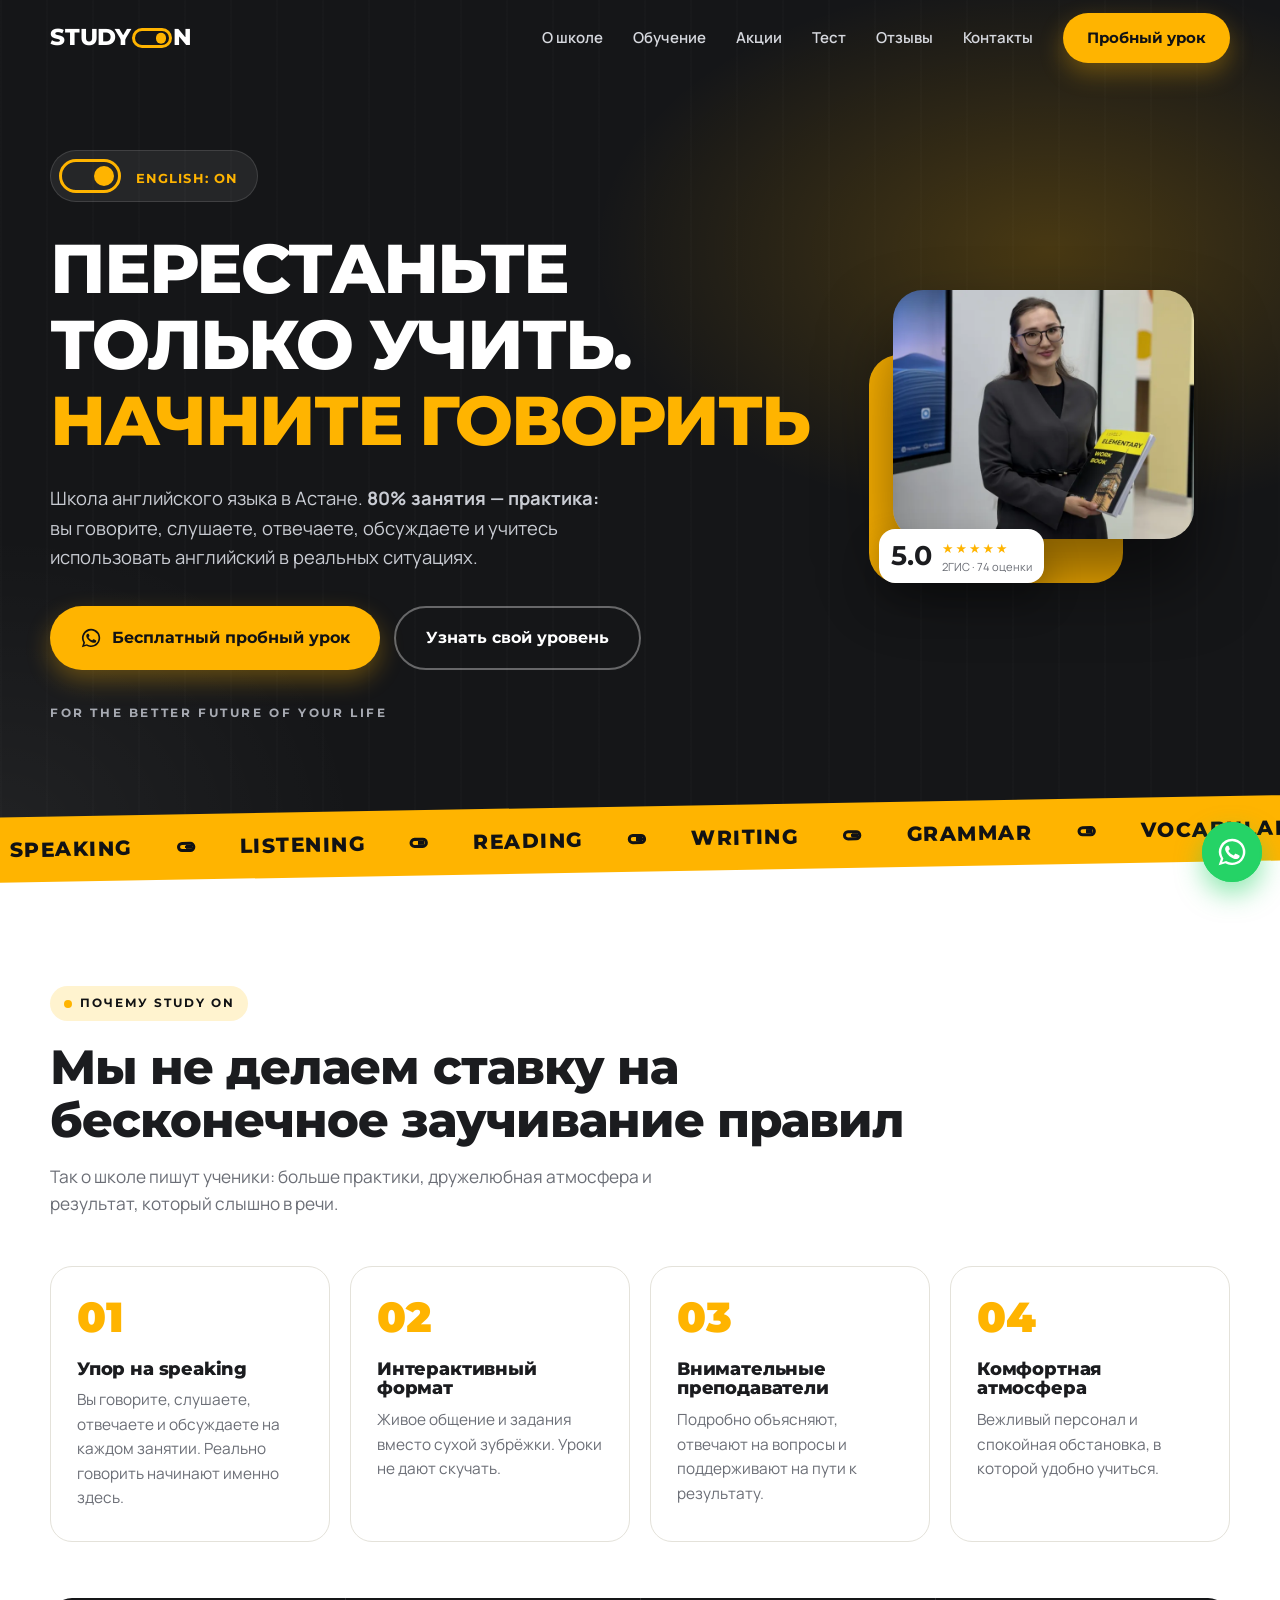
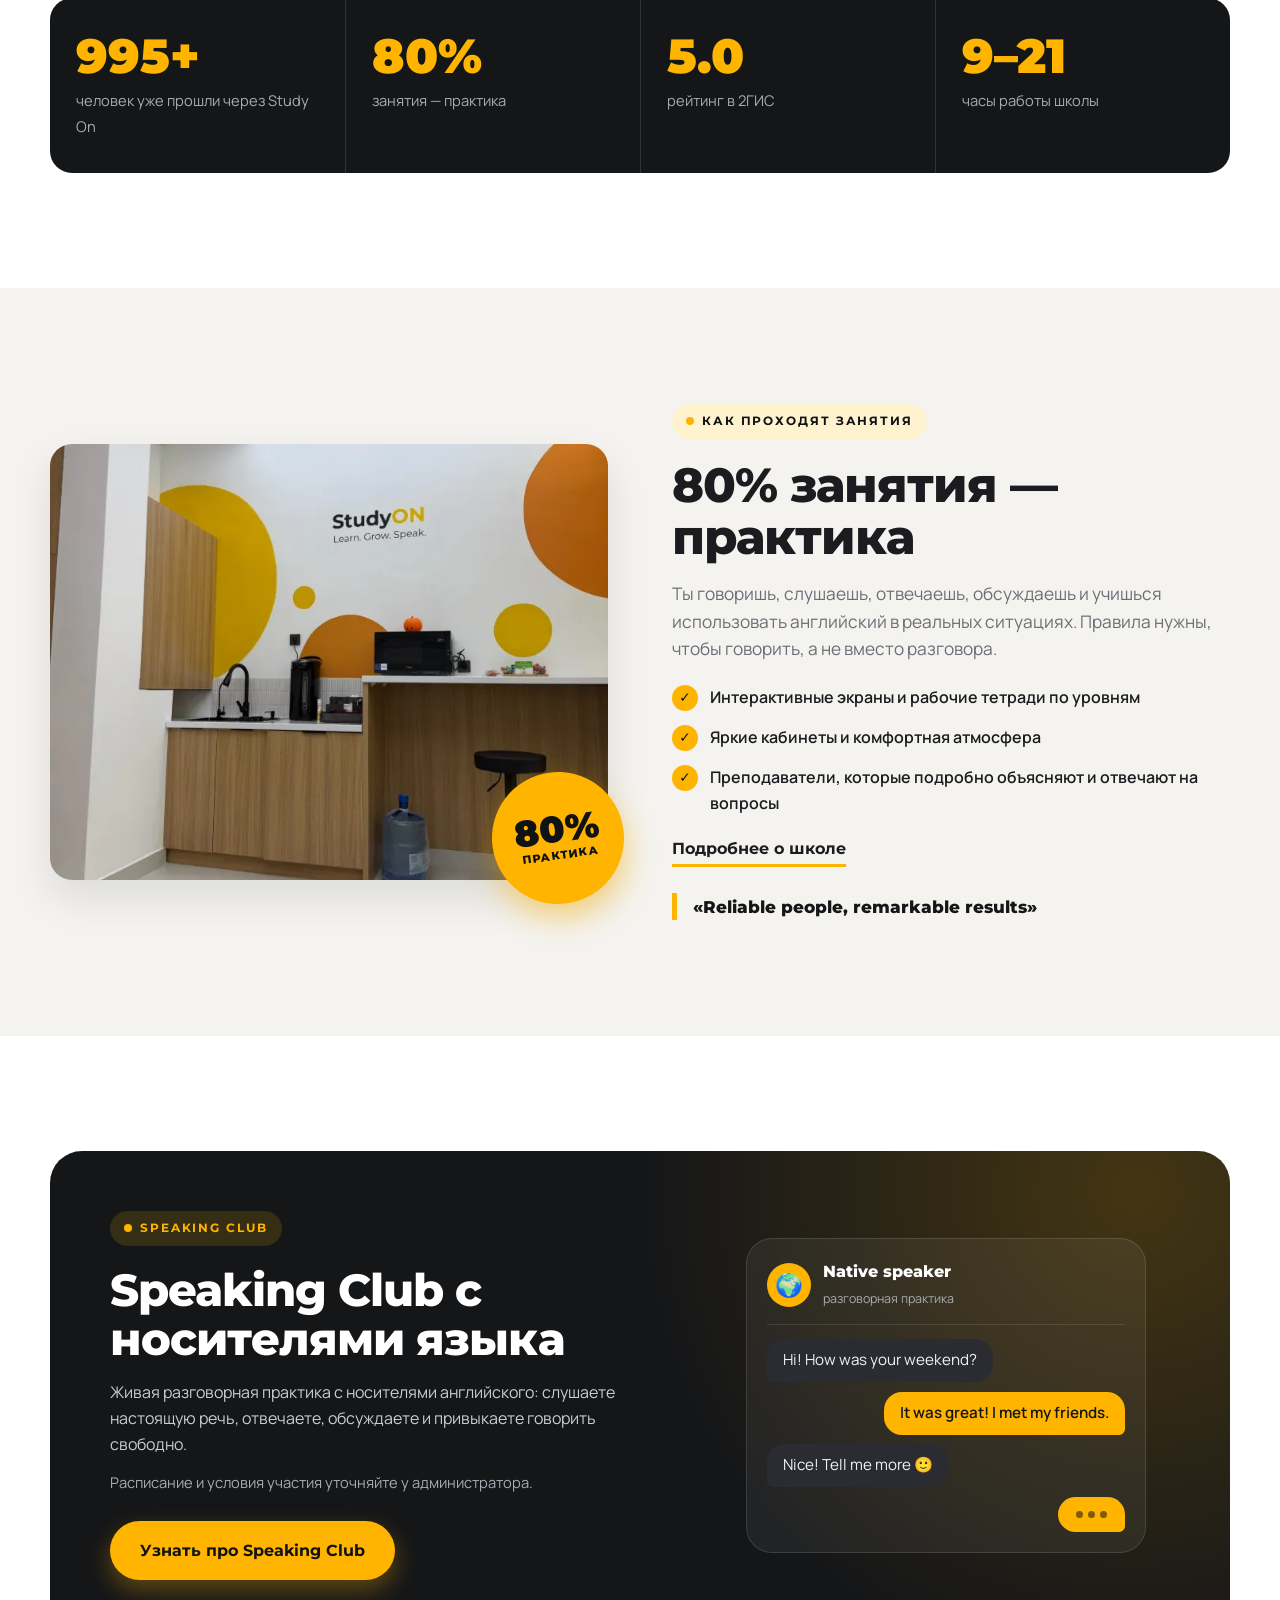
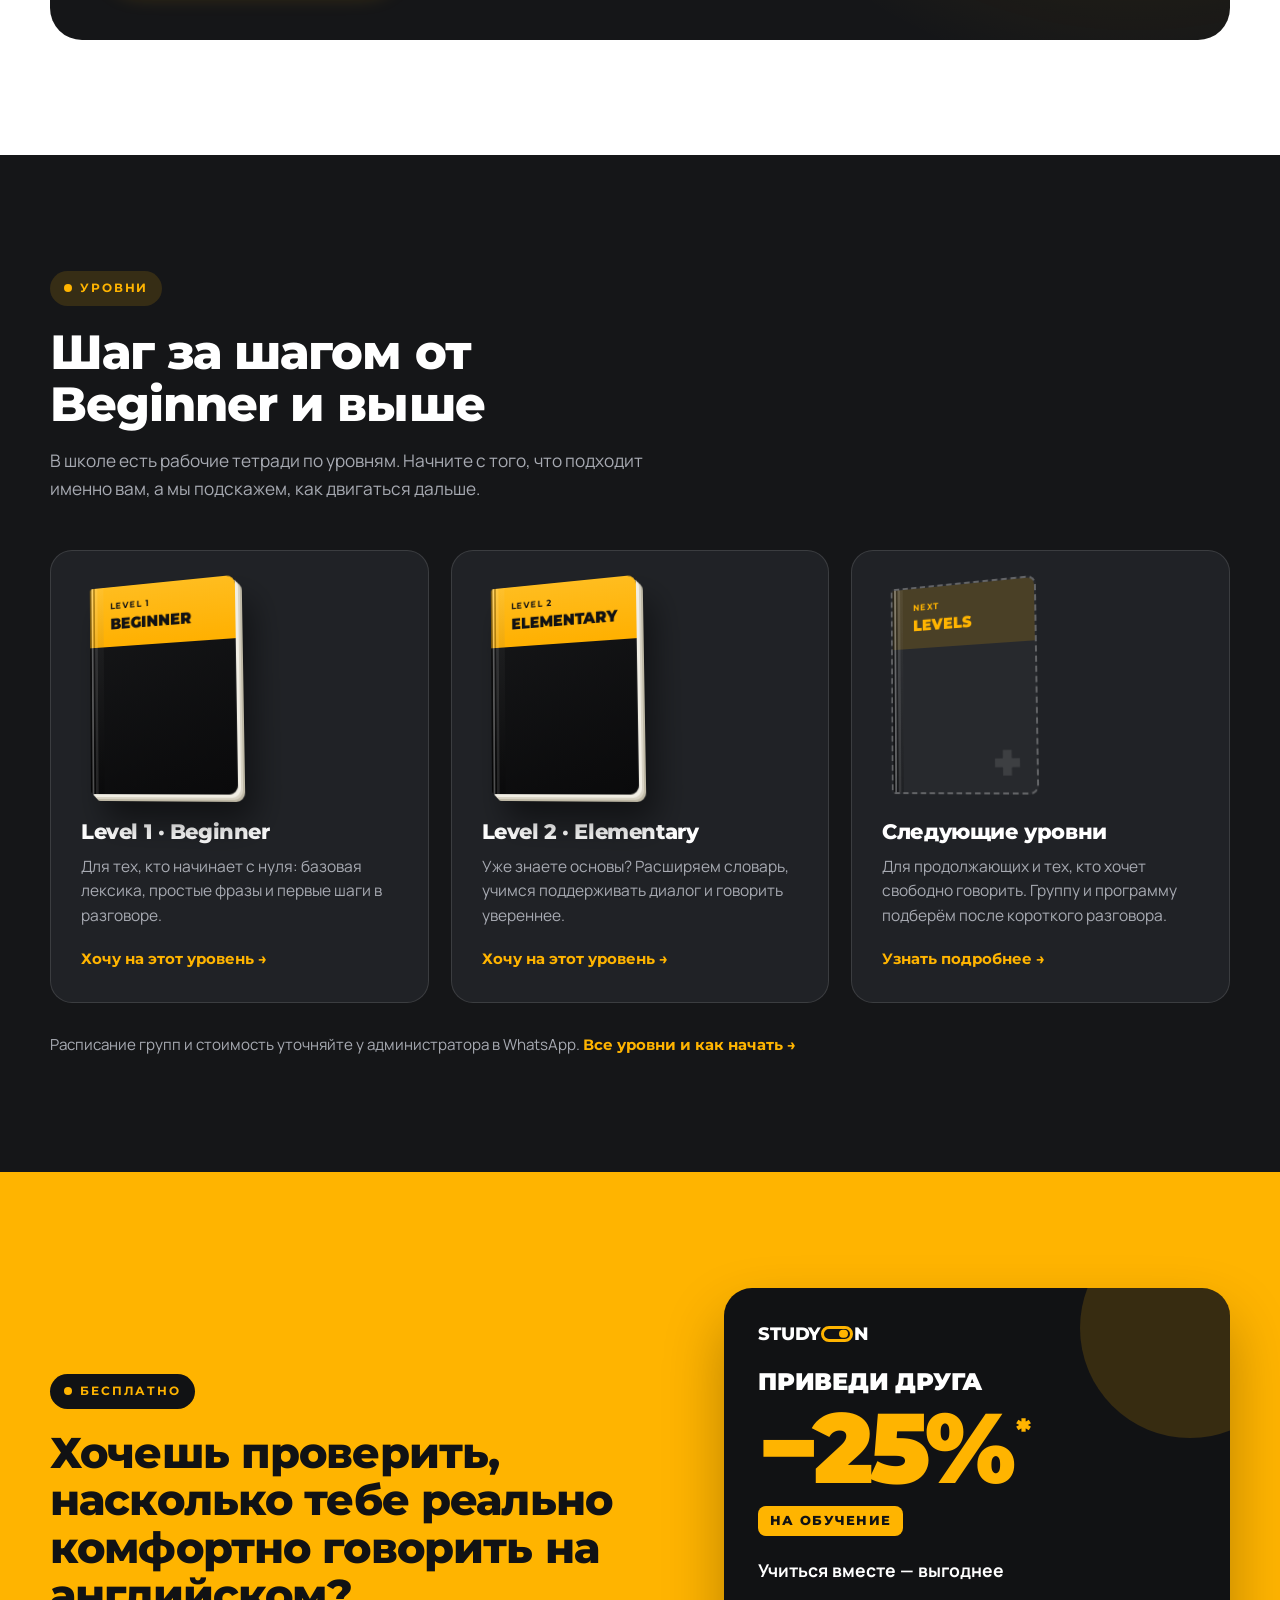
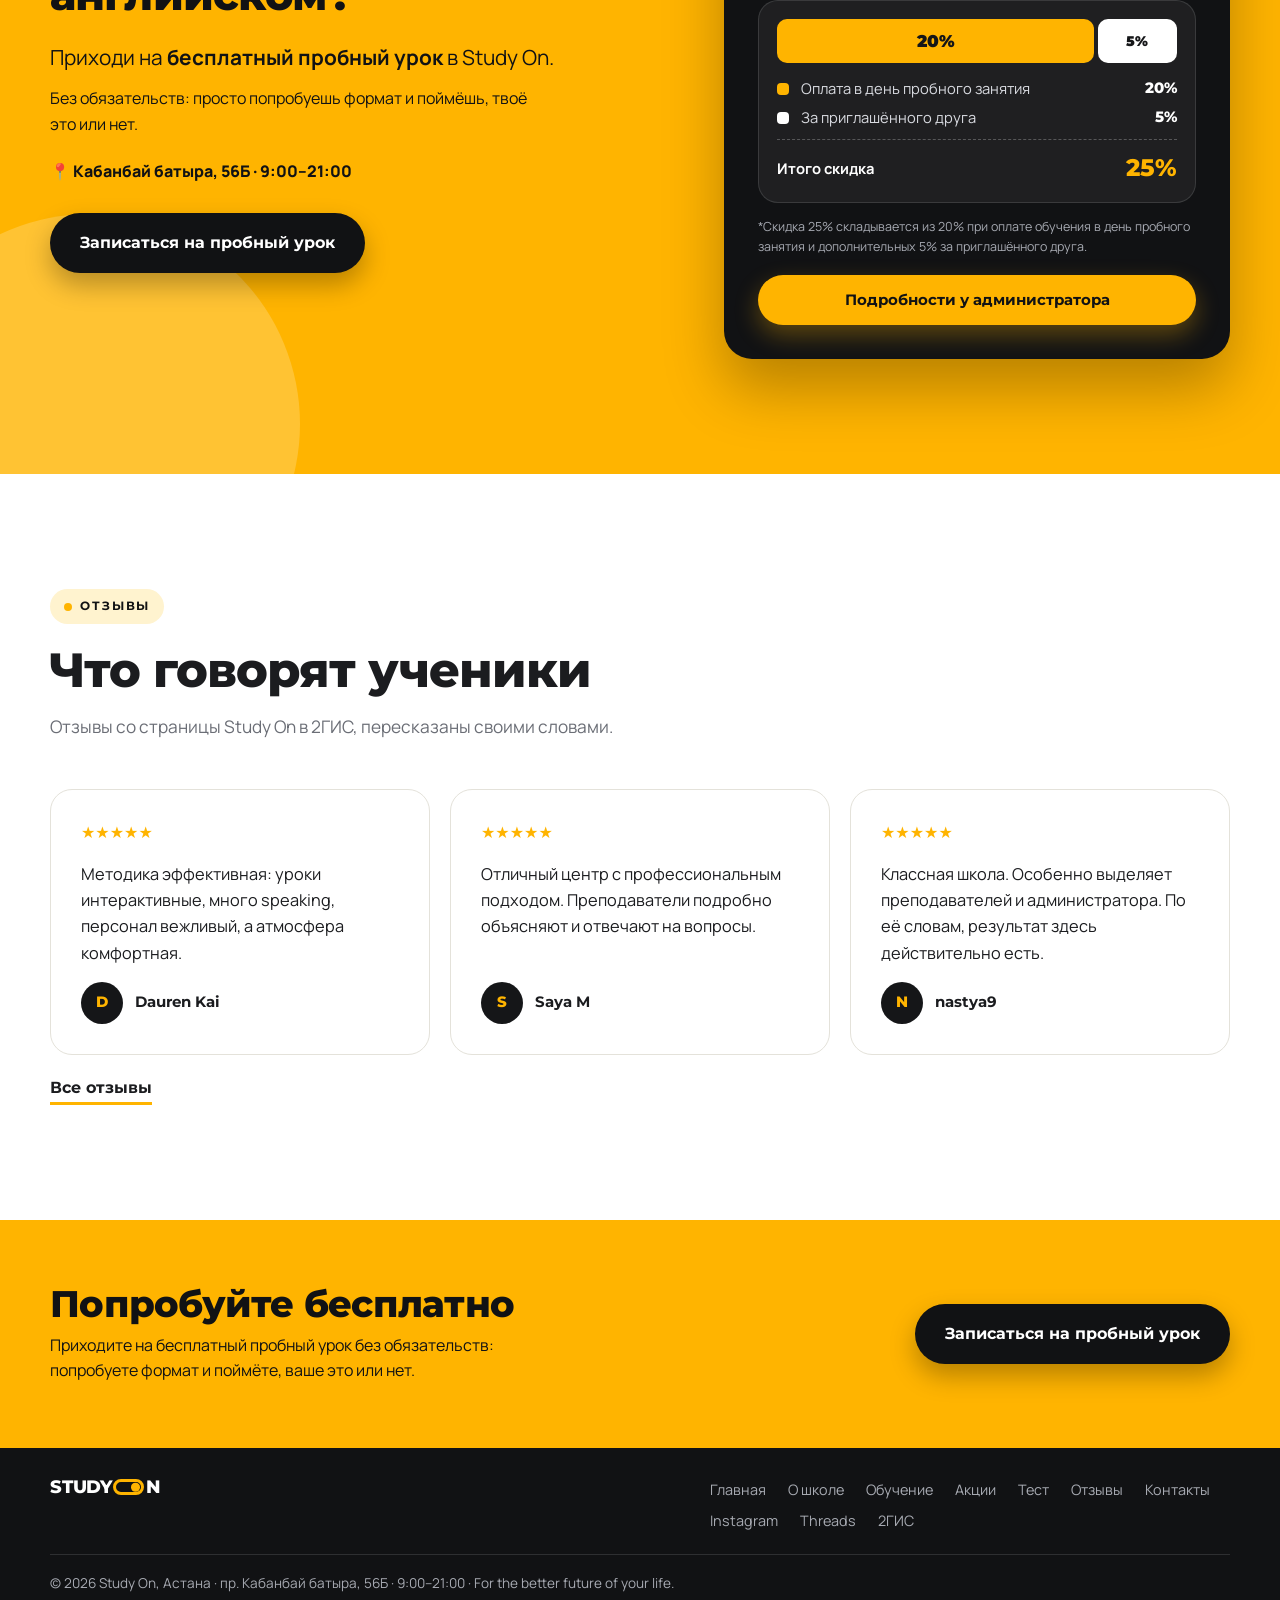
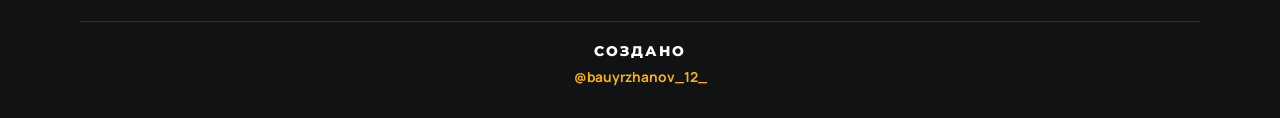
<file: index.html>
<!doctype html>
<html lang="ru">
<head>
<meta charset="utf-8">
<meta name="viewport" content="width=device-width, initial-scale=1">
<title>Study On — школа английского языка в Астане · бесплатный пробный урок</title>
<meta name="description" content="Study On — школа английского языка в Астане (пр. Кабанбай батыра, 56Б). 80% занятия — практика, бесплатный пробный урок, скидка 25% по акции «Приведи друга». Более 1000 учеников. Часы работы 9:00–21:00. Speaking Club с носителями.">
<meta name="theme-color" content="#151618">
<link rel="icon" href="assets/favicon.svg" type="image/svg+xml">
<link rel="canonical" href="https://study-on.w-smp.in/">
<meta property="og:url" content="https://study-on.w-smp.in/">
<meta property="og:type" content="website">
<meta property="og:title" content="Study On — школа английского языка в Астане · бесплатный пробный урок">
<meta property="og:description" content="Study On — школа английского языка в Астане (пр. Кабанбай батыра, 56Б). 80% занятия — практика, бесплатный пробный урок, скидка 25% по акции «Приведи друга». Более 1000 учеников. Часы работы 9:00–21:00. Speaking Club с носителями.">
<meta property="og:image" content="https://study-on.w-smp.in/assets/img/hero.jpg">
<meta property="og:locale" content="ru_RU">
<link rel="preload" as="image" href="assets/img/hero.webp" type="image/webp">
<link rel="preconnect" href="https://fonts.googleapis.com">
<link rel="preconnect" href="https://fonts.gstatic.com" crossorigin>
<link href="https://fonts.googleapis.com/css2?family=Manrope:wght@400;600;700&family=Montserrat:wght@700;800;900&display=swap" rel="stylesheet">
<link rel="stylesheet" href="css/style.css?v=20261107i">
<script>document.documentElement.classList.add('js');</script>
<script type="application/ld+json">
{
  "@context": "https://schema.org",
  "@type": "LanguageSchool",
  "name": "Study On",
  "slogan": "For the better future of your life",
  "telephone": "+77008250388",
  "image": "https://study-on.w-smp.in/assets/img/hero.jpg",
  "address": {
    "@type": "PostalAddress",
    "streetAddress": "проспект Кабанбай батыра, 56Б",
    "addressLocality": "Астана",
    "addressCountry": "KZ"
  },
  "geo": { "@type": "GeoCoordinates", "latitude": 51.099981, "longitude": 71.408673 },
  "paymentAccepted": "Cash, Credit Card, QR",
  "sameAs": ["https://instagram.com/study_on_astana", "https://www.threads.com/@study_on_astana", "https://2gis.kz/astana/firm/70000001118203373"],
  "aggregateRating": { "@type": "AggregateRating", "ratingValue": "5", "ratingCount": "74" }
}
</script>
<script>try{if(!sessionStorage.getItem('so_loaded')&&!matchMedia('(prefers-reduced-motion: reduce)').matches)document.documentElement.classList.add('has-loader')}catch(e){}</script>
</head>
<body>
<div class="loader" id="loader" aria-hidden="true"><div class="ld-glow"></div><div class="ld-grid"></div><div class="ld-center"><div class="logo loader-logo"><span class="ld-word"><i style="--i:0">S</i><i style="--i:1">T</i><i style="--i:2">U</i><i style="--i:3">D</i><i style="--i:4">Y</i></span><span class="sw"><i></i><em class="ld-ring"></em></span><span class="ls"><b class="ls-off">FF</b><b class="ls-on">N</b></span></div><div class="ld-bar"><span></span></div><p class="ld-tag">For the better future of your life</p></div></div>
<div class="progress" aria-hidden="true"></div>

<header class="site-header" id="header">
  <div class="wrap bar">
    <a class="logo" href="./" aria-label="Study On — на главную">
      <span>STUDY</span><span class="sw" aria-hidden="true"><i></i></span><span>N</span>
    </a>
    <nav class="nav" id="nav" aria-label="Основная навигация">
      <a href="about">О школе</a>
      <a href="courses">Обучение</a>
      <a href="trial">Акции</a>
      <a href="test">Тест</a>
      <a href="reviews">Отзывы</a>
      <a href="contacts">Контакты</a>
      <a class="btn btn-y nav-cta" data-wa data-topic="бесплатный пробный урок" href="contacts">Пробный урок</a>
    </nav>
    <button class="burger" id="burger" aria-label="Меню" aria-expanded="false" aria-controls="nav"><span></span><span></span></button>
  </div>
</header>

<main id="top">
<section class="hero">
  <div class="hero-glow" aria-hidden="true"></div>
  <div class="wrap hero-grid">
    <div class="hero-copy">
      <button class="switch" id="heroSwitch" type="button" role="switch" aria-checked="false" aria-label="Включить английский">
        <span class="switch-track"><span class="switch-knob"></span></span>
        <span class="switch-label"><b data-off>English: OFF</b><b data-on>English: ON</b></span>
      </button>
      <h1>Перестаньте<br>только учить.<br><em>Начните говорить</em></h1>
      <p class="hero-lead">Школа английского языка в Астане. <b>80% занятия — практика:</b> вы говорите, слушаете, отвечаете, обсуждаете и учитесь использовать английский в реальных ситуациях.</p>
      <div class="cta-row">
        <a class="btn btn-y btn-lg" data-wa data-topic="бесплатный пробный урок" href="contacts">
          <svg class="ic" viewBox="0 0 24 24" aria-hidden="true"><use href="#i-wa"/></svg>Бесплатный пробный урок
        </a>
        <a class="btn btn-line btn-lg" href="test">Узнать свой уровень</a>
      </div>
      <p class="slogan">For the better future of your life</p>
    </div>

    <div class="hero-visual">
      <div class="photo-frame">
        <picture><source srcset="assets/img/hero.webp" type="image/webp"><img src="assets/img/hero.jpg" width="712" height="589" alt="Сотрудница Study On с рабочей тетрадью Elementary Level 2" fetchpriority="high"></picture>
      </div>
      <div class="hero-chips">
        <div class="chip chip-rating"><b>5.0</b><div><span class="stars">★★★★★</span><small>2ГИС · 74 оценки</small></div></div>
        <div class="chip chip-book"><span class="mini-book"><i>LEVEL 1</i><b>Beginner</b></span><small>Рабочие тетради<br>по уровням</small></div>
      </div>
    </div>
  </div>
</section>
<div class="marquee" aria-hidden="true">
  <div class="marquee-track">
    <span>Speaking</span><span>Listening</span><span>Reading</span><span>Writing</span><span>Grammar</span><span>Vocabulary</span>
    <span>Speaking</span><span>Listening</span><span>Reading</span><span>Writing</span><span>Grammar</span><span>Vocabulary</span>
  </div>
</div>
<section class="sec" id="about">
  <div class="wrap">
    <div class="sec-head reveal">
      <span class="tag">Почему Study On</span>
      <h2>Мы не делаем ставку на бесконечное заучивание правил</h2>
      <p>Так о школе пишут ученики: больше практики, дружелюбная атмосфера и результат, который слышно в речи.</p>
    </div>

    <div class="cards4">
      <article class="card reveal"><span class="num">01</span><h3>Упор на speaking</h3><p>Вы говорите, слушаете, отвечаете и обсуждаете на каждом занятии. Реально говорить начинают именно здесь.</p></article>
      <article class="card reveal"><span class="num">02</span><h3>Интерактивный формат</h3><p>Живое общение и задания вместо сухой зубрёжки. Уроки не дают скучать.</p></article>
      <article class="card reveal"><span class="num">03</span><h3>Внимательные преподаватели</h3><p>Подробно объясняют, отвечают на вопросы и поддерживают на пути к результату.</p></article>
      <article class="card reveal"><span class="num">04</span><h3>Комфортная атмосфера</h3><p>Вежливый персонал и спокойная обстановка, в которой удобно учиться.</p></article>
    </div>

    <div class="stats reveal">
      <div><b data-count="1000" data-suffix="+">1000+</b><span>человек уже прошли через Study On</span></div>
      <div><b data-count="80" data-suffix="%">80%</b><span>занятия — практика</span></div>
      <div><b data-count="5" data-decimals="1">5.0</b><span>рейтинг в 2ГИС</span></div>
      <div><b>9–21</b><span>часы работы школы</span></div>
    </div>
  </div>
</section>
<section class="sec sec-paper practice" id="practice">
  <div class="wrap split">
    <figure class="practice-photo reveal">
      <picture><source srcset="assets/img/room-wide.webp" type="image/webp"><img src="assets/img/room-wide.jpg" loading="lazy" width="705" height="552" alt="Study On изнутри: яркая стена с логотипом и слоганом Learn. Grow. Speak."></picture>
      <span class="badge-80"><b>80%</b><small>практика</small></span>
    </figure>
    <div class="practice-txt reveal">
      <span class="tag">Как проходят занятия</span>
      <h2>80% занятия — практика</h2>
      <p>Ты говоришь, слушаешь, отвечаешь, обсуждаешь и учишься использовать английский в реальных ситуациях. Правила нужны, чтобы говорить, а не вместо разговора.</p>
      <ul class="checks">
        <li>Интерактивные экраны и рабочие тетради по уровням</li>
        <li>Яркие кабинеты и комфортная атмосфера</li>
        <li>Преподаватели, которые подробно объясняют и отвечают на вопросы</li>
      </ul>
      <a class="link-dark" href="about">Подробнее о школе</a>
      <p class="wall">«Reliable people, remarkable results»</p>
    </div>
  </div>
</section>

<section class="sec" id="club">
  <div class="wrap">
    <div class="club reveal">
      <div class="club-txt">
        <span class="tag tag-y">Speaking Club</span>
        <h2>Speaking Club с носителями языка</h2>
        <p>Живая разговорная практика с носителями английского: слушаете настоящую речь, отвечаете, обсуждаете и привыкаете говорить свободно.</p>
        <p class="club-note">Расписание и условия участия уточняйте у администратора.</p>
        <a class="btn btn-y btn-lg" data-wa data-topic="Speaking Club с носителями" href="contacts">Узнать про Speaking Club</a>
      </div>
      <div class="club-chat" aria-hidden="true">
        <div class="cc-head"><span class="cc-av">🌍</span><div><b>Native speaker</b><small>разговорная практика</small></div></div>
        <p class="cc-b l">Hi! How was your weekend?</p>
        <p class="cc-b r">It was great! I met my friends.</p>
        <p class="cc-b l">Nice! Tell me more 🙂</p>
        <p class="cc-b r typing"><i></i><i></i><i></i></p>
      </div>
    </div>
  </div>
</section>
<section class="sec sec-dark" id="levels">
  <div class="wrap">
    <div class="sec-head reveal">
      <span class="tag tag-y">Уровни</span>
      <h2>Шаг за шагом от Beginner и выше</h2>
      <p>В школе есть рабочие тетради по уровням. Начните с того, что подходит именно вам, а мы подскажем, как двигаться дальше.</p>
    </div>

    <div class="levels">
      <article class="level reveal">
        <div class="book"><div class="book-top"><span>LEVEL 1</span><b>BEGINNER</b></div><div class="book-body"><em>WORK<br>BOOK</em><i>1</i></div></div>
        <div class="level-txt">
          <h3>Level 1 · Beginner</h3>
          <p>Для тех, кто начинает с нуля: базовая лексика, простые фразы и первые шаги в разговоре.</p>
          <a class="link-y" data-wa data-topic="Level 1 Beginner" href="contacts">Хочу на этот уровень →</a>
        </div>
      </article>
      <article class="level reveal">
        <div class="book"><div class="book-top"><span>LEVEL 2</span><b>ELEMENTARY</b></div><div class="book-body"><em>WORK<br>BOOK</em><i>2</i></div></div>
        <div class="level-txt">
          <h3>Level 2 · Elementary</h3>
          <p>Уже знаете основы? Расширяем словарь, учимся поддерживать диалог и говорить увереннее.</p>
          <a class="link-y" data-wa data-topic="Level 2 Elementary" href="contacts">Хочу на этот уровень →</a>
        </div>
      </article>
      <article class="level level-next reveal">
        <div class="book book-ghost"><div class="book-top"><span>NEXT</span><b>LEVELS</b></div><div class="book-body"><em>&nbsp;</em><i>+</i></div></div>
        <div class="level-txt">
          <h3>Следующие уровни</h3>
          <p>Для продолжающих и тех, кто хочет свободно говорить. Группу и программу подберём после короткого разговора.</p>
          <a class="link-y" data-wa data-topic="Подбор уровня" href="contacts">Узнать подробнее →</a>
        </div>
      </article>
    </div>
    <p class="note reveal">Расписание групп и стоимость уточняйте у администратора в WhatsApp. <a class="link-y" href="courses">Все уровни и как начать →</a></p>
  </div>
</section>
<section class="sec trial" id="trial">
  <div class="wrap trial-grid">
    <div class="trial-txt reveal">
      <span class="tag tag-dark">Бесплатно</span>
      <h2>Хочешь проверить, насколько тебе реально комфортно говорить на английском?</h2>
      <p class="trial-lead">Приходи на <b>бесплатный пробный урок</b> в Study On.</p>
      <p>Без обязательств: просто попробуешь формат и поймёшь, твоё это или нет.</p>
      <p class="trial-addr">📍 Кабанбай батыра, 56Б · 9:00–21:00</p>
      <a class="btn btn-dark btn-lg" data-wa data-topic="бесплатный пробный урок" href="contacts">Записаться на пробный урок</a>
    </div>

    <aside class="promo reveal" aria-label="Акция Приведи друга">
      <div class="promo-logo logo logo-sm" aria-hidden="true"><span>STUDY</span><span class="sw"><i></i></span><span>N</span></div>
      <p class="promo-k">Приведи друга</p>
      <p class="promo-big"><span>−25%</span><sup>*</sup></p>
      <p class="promo-sub">на обучение</p>
      <p class="promo-slogan">Учиться вместе — выгоднее</p>
      <div class="promo-calc">
        <div class="pc-bar" aria-hidden="true"><i class="a">20%</i><i class="b">5%</i></div>
        <ul class="pc-list">
          <li><span class="dot a"></span><span>Оплата в день пробного занятия</span><b>20%</b></li>
          <li><span class="dot b"></span><span>За приглашённого друга</span><b>5%</b></li>
          <li class="pc-sum"><span>Итого скидка</span><b>25%</b></li>
        </ul>
      </div>
      <p class="promo-fn">*Скидка 25% складывается из 20% при оплате обучения в день пробного занятия и дополнительных 5% за приглашённого друга.</p>
      <a class="btn btn-y promo-btn" data-wa data-topic="акция «Приведи друга» −25%" href="contacts">Подробности у администратора</a>
    </aside>
  </div>
</section>

<section class="sec" id="reviews">
  <div class="wrap">
    <div class="sec-head reveal">
      <span class="tag">Отзывы</span>
      <h2>Что говорят ученики</h2>
      <p>Отзывы со страницы Study On в 2ГИС, пересказаны своими словами.</p>
    </div>
    <div class="rev-grid">
      <article class="rev reveal"><div class="stars">★★★★★</div><p>Методика эффективная: уроки интерактивные, много speaking, персонал вежливый, а атмосфера комфортная.</p><footer><i>D</i><b>Dauren Kai</b></footer></article>
      <article class="rev reveal"><div class="stars">★★★★★</div><p>Отличный центр с профессиональным подходом. Преподаватели подробно объясняют и отвечают на вопросы.</p><footer><i>S</i><b>Saya M</b></footer></article>
      <article class="rev reveal"><div class="stars">★★★★★</div><p>Классная школа. Особенно выделяет преподавателей и администратора. По её словам, результат здесь действительно есть.</p><footer><i>N</i><b>nastya9</b></footer></article>
    </div>
    <a class="link-dark reveal" href="reviews">Все отзывы</a>
  </div>
</section>

<section class="cta-band">
  <div class="wrap">
    <div>
      <h2>Попробуйте бесплатно</h2>
      <p>Приходите на бесплатный пробный урок без обязательств: попробуете формат и поймёте, ваше это или нет.</p>
    </div>
    <a class="btn btn-dark btn-lg" data-wa data-topic="бесплатный пробный урок" href="contacts">Записаться на пробный урок</a>
  </div>
</section>
</main>

<footer class="site-footer">
  <div class="wrap foot">
    <a class="logo logo-sm" href="./" aria-label="Study On — на главную"><span>STUDY</span><span class="sw" aria-hidden="true"><i></i></span><span>N</span></a>
    <nav class="foot-nav" aria-label="Страницы сайта"><a href="./">Главная</a><a href="about">О школе</a><a href="courses">Обучение</a><a href="trial">Акции</a><a href="test">Тест</a><a href="reviews">Отзывы</a><a href="contacts">Контакты</a><a href="https://instagram.com/study_on_astana" target="_blank" rel="noopener">Instagram</a><a href="https://www.threads.com/@study_on_astana" target="_blank" rel="noopener">Threads</a><a href="https://2gis.kz/astana/firm/70000001118203373" target="_blank" rel="noopener">2ГИС</a></nav>
    <p class="foot-copy">© <span id="year"></span> Study On, Астана · пр. Кабанбай батыра, 56Б · 9:00–21:00 · For the better future of your life.</p>
  </div>
  <p class="foot-made"><span>Создано</span><a href="https://instagram.com/bauyrzhanov_12_" target="_blank" rel="noopener">@bauyrzhanov_12_</a></p>
</footer>

<a class="fab" data-wa href="contacts" aria-label="Написать в WhatsApp"><svg viewBox="0 0 24 24" aria-hidden="true"><use href="#i-wa"/></svg></a>

<!-- WhatsApp icon sprite -->
<svg width="0" height="0" style="position:absolute" aria-hidden="true">
  <symbol id="i-wa" viewBox="0 0 24 24"><path fill="currentColor" d="M12.04 2a9.9 9.9 0 0 0-8.4 15.1L2 22l5.03-1.6A9.9 9.9 0 1 0 12.04 2Zm0 18.1c-1.5 0-2.9-.4-4.1-1.1l-.3-.2-3 .9.9-2.9-.2-.3a8.1 8.1 0 1 1 6.7 3.6Zm4.5-6c-.2-.1-1.4-.7-1.6-.8-.2-.1-.4-.1-.6.1l-.8 1c-.1.2-.3.2-.5.1-1.6-.8-2.600-1.400-3.600-3.100-.3-.5.3-.5.8-1.500.1-.2 0-.3 0-.5l-.7-1.700c-.2-.5-.4-.4-.6-.4h-.5c-.2 0-.5.1-.7.300-.2.300-.9.900-.9 2.200 0 1.300.9 2.500 1.100 2.700.1.200 1.900 3 4.700 4.100 1.700.7 2.400.8 3.200.6.500-.1 1.500-.6 1.700-1.200.2-.6.2-1.100.2-1.200-.1-.1-.3-.2-.6-.3Z"/></symbol>
</svg>

<script src="js/main.js?v=20261107i" defer></script>
</body>
</html>
</file>
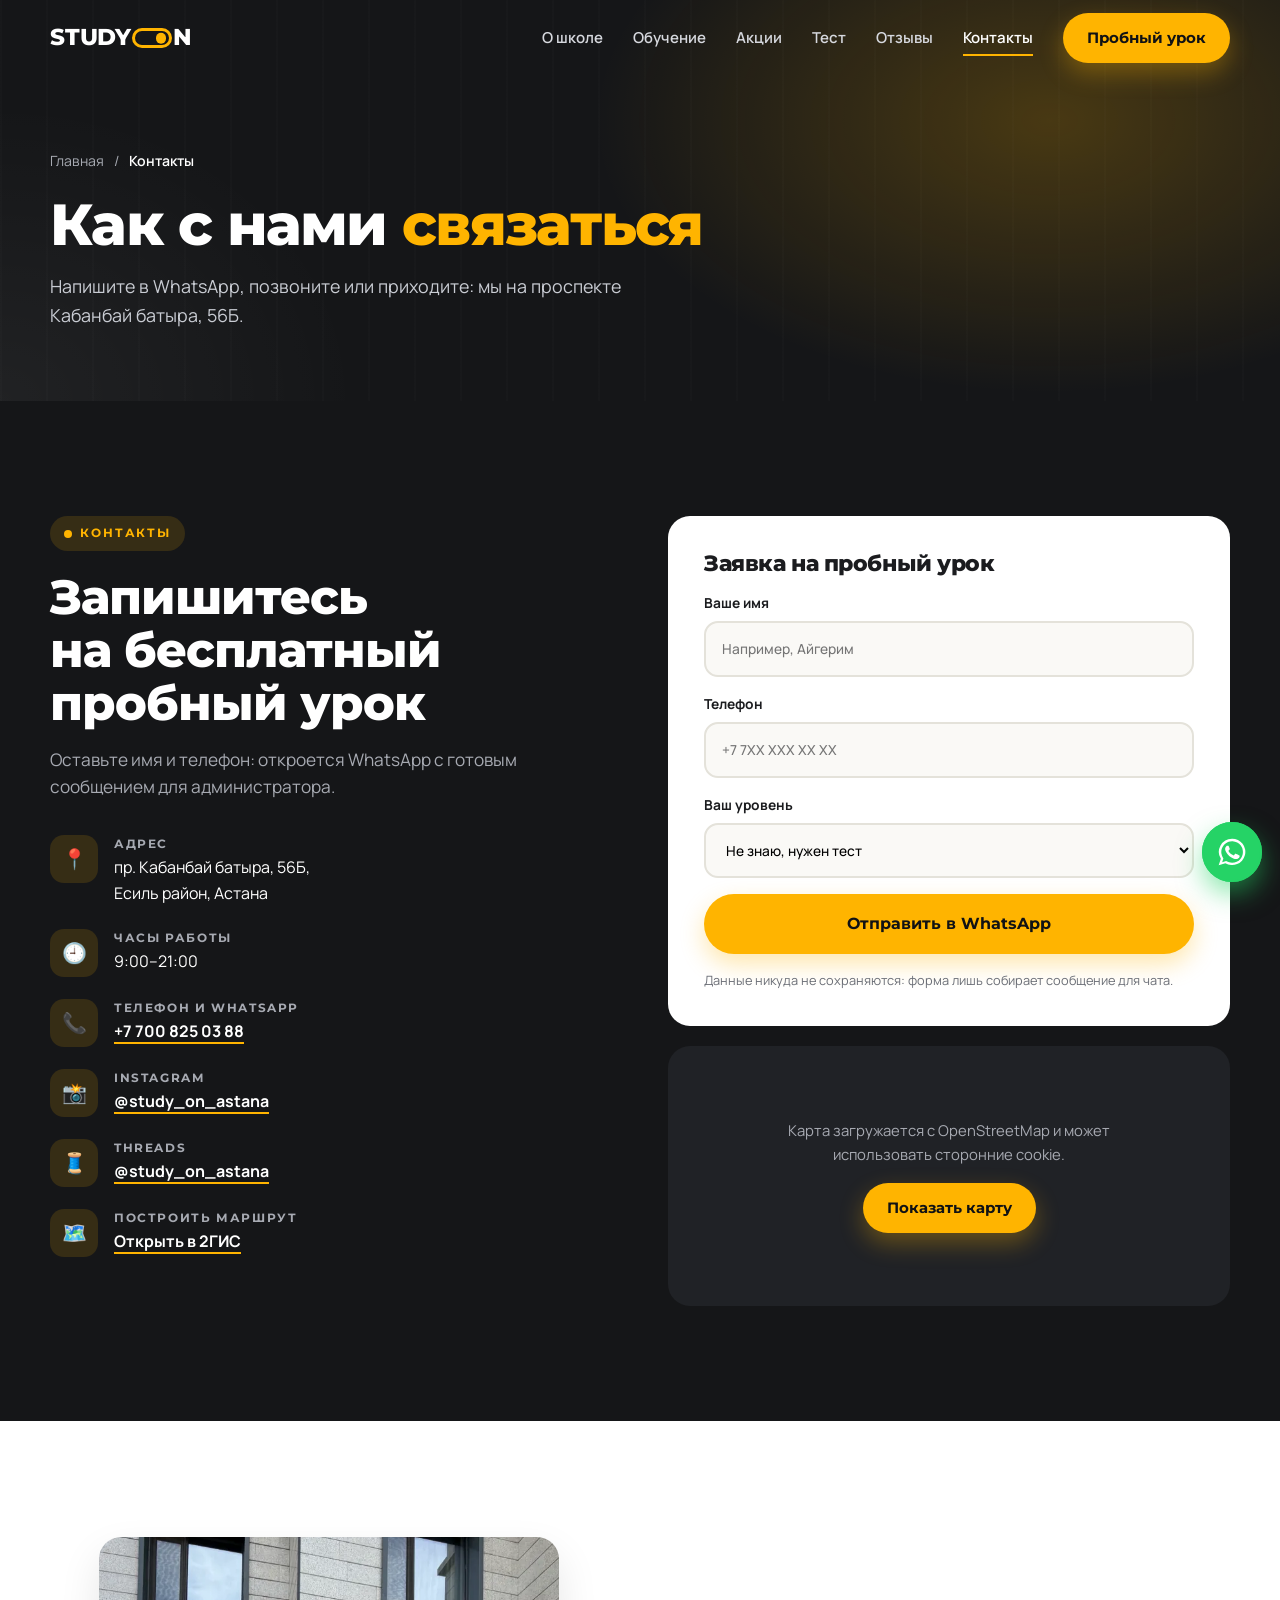
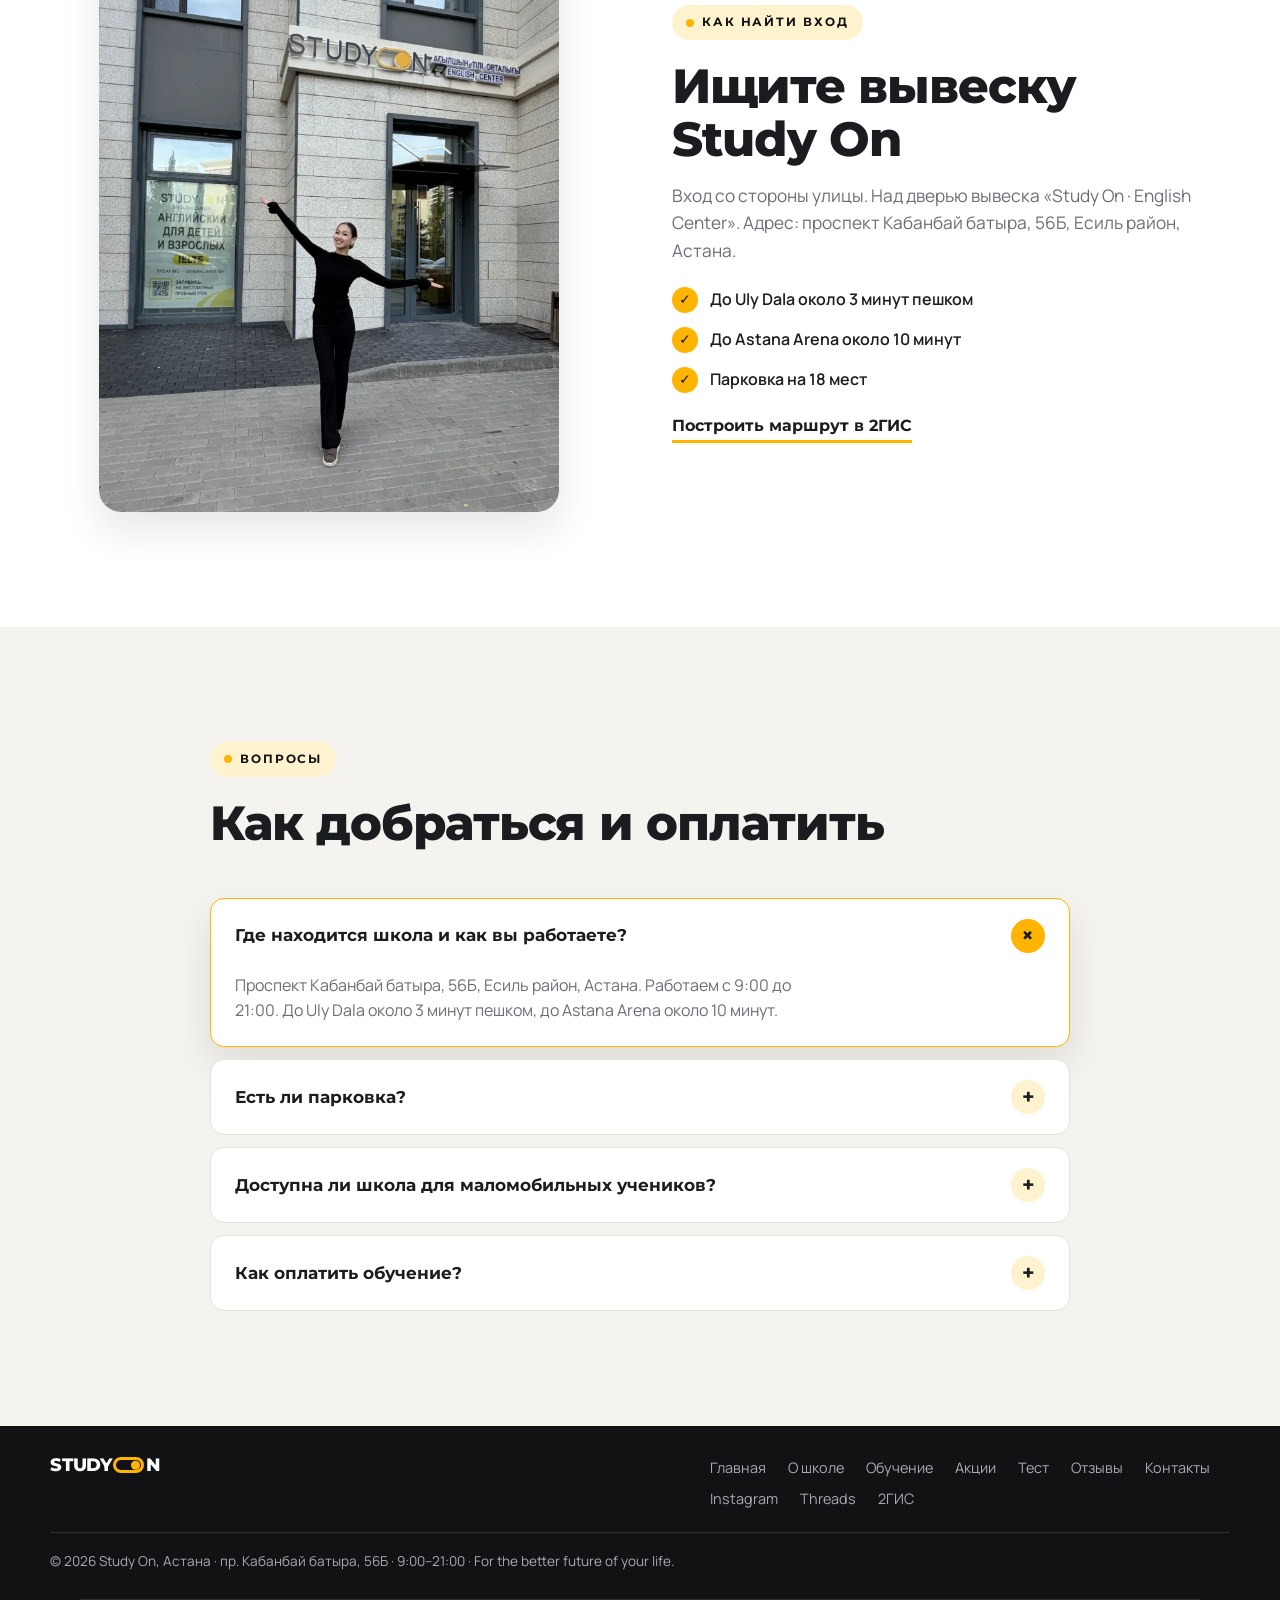
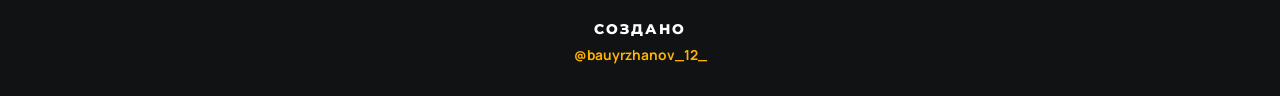
<file: contacts.html>
<!doctype html>
<html lang="ru">
<head>
<meta charset="utf-8">
<meta name="viewport" content="width=device-width, initial-scale=1">
<title>Контакты Study On — Астана, пр. Кабанбай батыра, 56Б</title>
<meta name="description" content="Контакты школы английского Study On: Астана, пр. Кабанбай батыра, 56Б, +7 700 825 03 88 (WhatsApp), часы работы 9:00–21:00.">
<meta name="theme-color" content="#151618">
<link rel="icon" href="assets/favicon.svg" type="image/svg+xml">
<link rel="canonical" href="https://study-on.w-smp.in/contacts">
<meta property="og:url" content="https://study-on.w-smp.in/contacts">
<meta property="og:type" content="website">
<meta property="og:title" content="Контакты Study On — Астана, пр. Кабанбай батыра, 56Б">
<meta property="og:description" content="Контакты школы английского Study On: Астана, пр. Кабанбай батыра, 56Б, +7 700 825 03 88 (WhatsApp), часы работы 9:00–21:00.">
<meta property="og:image" content="https://study-on.w-smp.in/assets/img/hero.jpg">
<meta property="og:locale" content="ru_RU">
<link rel="preconnect" href="https://fonts.googleapis.com">
<link rel="preconnect" href="https://fonts.gstatic.com" crossorigin>
<link href="https://fonts.googleapis.com/css2?family=Manrope:wght@400;600;700&family=Montserrat:wght@700;800;900&display=swap" rel="stylesheet">
<link rel="stylesheet" href="css/style.css?v=20261107i">
<script>document.documentElement.classList.add('js');</script>
<script type="application/ld+json">
{
  "@context": "https://schema.org",
  "@type": "LanguageSchool",
  "name": "Study On",
  "slogan": "For the better future of your life",
  "telephone": "+77008250388",
  "image": "https://study-on.w-smp.in/assets/img/hero.jpg",
  "address": {
    "@type": "PostalAddress",
    "streetAddress": "проспект Кабанбай батыра, 56Б",
    "addressLocality": "Астана",
    "addressCountry": "KZ"
  },
  "geo": { "@type": "GeoCoordinates", "latitude": 51.099981, "longitude": 71.408673 },
  "paymentAccepted": "Cash, Credit Card, QR",
  "sameAs": ["https://instagram.com/study_on_astana", "https://www.threads.com/@study_on_astana", "https://2gis.kz/astana/firm/70000001118203373"],
  "aggregateRating": { "@type": "AggregateRating", "ratingValue": "5", "ratingCount": "74" }
}
</script>
<script>try{if(!sessionStorage.getItem('so_loaded')&&!matchMedia('(prefers-reduced-motion: reduce)').matches)document.documentElement.classList.add('has-loader')}catch(e){}</script>
</head>
<body>
<div class="loader" id="loader" aria-hidden="true"><div class="ld-glow"></div><div class="ld-grid"></div><div class="ld-center"><div class="logo loader-logo"><span class="ld-word"><i style="--i:0">S</i><i style="--i:1">T</i><i style="--i:2">U</i><i style="--i:3">D</i><i style="--i:4">Y</i></span><span class="sw"><i></i><em class="ld-ring"></em></span><span class="ls"><b class="ls-off">FF</b><b class="ls-on">N</b></span></div><div class="ld-bar"><span></span></div><p class="ld-tag">For the better future of your life</p></div></div>
<div class="progress" aria-hidden="true"></div>

<header class="site-header" id="header">
  <div class="wrap bar">
    <a class="logo" href="./" aria-label="Study On — на главную">
      <span>STUDY</span><span class="sw" aria-hidden="true"><i></i></span><span>N</span>
    </a>
    <nav class="nav" id="nav" aria-label="Основная навигация">
      <a href="about">О школе</a>
      <a href="courses">Обучение</a>
      <a href="trial">Акции</a>
      <a href="test">Тест</a>
      <a href="reviews">Отзывы</a>
      <a href="contacts" class="active" aria-current="page">Контакты</a>
      <a class="btn btn-y nav-cta" data-wa data-topic="бесплатный пробный урок" href="contacts">Пробный урок</a>
    </nav>
    <button class="burger" id="burger" aria-label="Меню" aria-expanded="false" aria-controls="nav"><span></span><span></span></button>
  </div>
</header>

<main id="top">

<section class="page-head">
  <div class="hero-glow" aria-hidden="true"></div>
  <div class="wrap">
    <nav class="crumbs" aria-label="Хлебные крошки"><a href="./">Главная</a><span>/</span><b>Контакты</b></nav>
    <h1>Как с нами <em>связаться</em></h1>
    <p class="lead">Напишите в WhatsApp, позвоните или приходите: мы на проспекте Кабанбай батыра, 56Б.</p>
    
  </div>
</section>
<section class="sec sec-dark contact" id="contact">
  <div class="wrap c-grid">
    <div class="c-info">
      <div class="sec-head">
        <span class="tag tag-y">Контакты</span>
        <h2>Запишитесь на бесплатный пробный урок</h2>
        <p>Оставьте имя и телефон: откроется WhatsApp с готовым сообщением для администратора.</p>
      </div>
      <ul class="info">
        <li><span class="ico">📍</span><div><small>Адрес</small>пр. Кабанбай батыра, 56Б,<br>Есиль район, Астана</div></li>
        <li><span class="ico">🕘</span><div><small>Часы работы</small>9:00–21:00</div></li>
        <li><span class="ico">📞</span><div><small>Телефон и WhatsApp</small><a href="tel:+77008250388">+7 700 825 03 88</a></div></li>
        <li><span class="ico">📸</span><div><small>Instagram</small><a href="https://instagram.com/study_on_astana" target="_blank" rel="noopener">@study_on_astana</a></div></li>
        <li><span class="ico">🧵</span><div><small>Threads</small><a href="https://www.threads.com/@study_on_astana" target="_blank" rel="noopener">@study_on_astana</a></div></li>
        <li><span class="ico">🗺️</span><div><small>Построить маршрут</small><a href="https://2gis.kz/astana/firm/70000001118203373" target="_blank" rel="noopener">Открыть в 2ГИС</a></div></li>
      </ul>
    </div>

    <div class="c-side">
      <form class="form" id="lead" novalidate>
        <h3>Заявка на пробный урок</h3>
        <label>Ваше имя
          <input name="name" autocomplete="name" required placeholder="Например, Айгерим">
        </label>
        <label>Телефон
          <input name="phone" type="tel" inputmode="tel" autocomplete="tel" required placeholder="+7 7XX XXX XX XX">
        </label>
        <label>Ваш уровень
          <select name="level">
            <option>Не знаю, нужен тест</option>
            <option>Beginner</option>
            <option>Elementary</option>
            <option>Выше Elementary</option>
          </select>
        </label>
        <p class="err" id="formErr" role="alert" hidden>Проверьте имя и номер телефона.</p>
        <button class="btn btn-y btn-lg" type="submit">Отправить в WhatsApp</button>
        <small>Данные никуда не сохраняются: форма лишь собирает сообщение для чата.</small>
      </form>
      <div class="map map-ph" id="mapPh">
        <p>Карта загружается с OpenStreetMap и может использовать сторонние cookie.</p>
        <button class="btn btn-y" id="mapLoad" type="button">Показать карту</button>
      </div>
      <iframe class="map" id="mapFrame" title="Study On на карте" hidden
        data-src="https://www.openstreetmap.org/export/embed.html?bbox=71.4040%2C51.0975%2C71.4135%2C51.1025&amp;layer=mapnik&amp;marker=51.099981%2C71.408673"></iframe>
    </div>
  </div>
</section>
</main>

<section class="sec" id="find">
  <div class="wrap split">
    <figure class="find-photo reveal">
      <picture><source srcset="assets/img/entrance.webp" type="image/webp"><img src="assets/img/entrance.jpg" loading="lazy" width="713" height="910" alt="Вход в школу Study On: над дверью вывеска Study On English Center, в окне надпись «Английский для детей и взрослых»"></picture>
    </figure>
    <div class="find-txt reveal">
      <span class="tag">Как найти вход</span>
      <h2>Ищите вывеску Study On</h2>
      <p>Вход со стороны улицы. Над дверью вывеска «Study On · English Center». Адрес: проспект Кабанбай батыра, 56Б, Есиль район, Астана.</p>
      <ul class="checks">
        <li>До Uly Dala около 3 минут пешком</li>
        <li>До Astana Arena около 10 минут</li>
        <li>Парковка на 18 мест</li>
      </ul>
      <a class="link-dark" href="https://2gis.kz/astana/firm/70000001118203373" target="_blank" rel="noopener">Построить маршрут в 2ГИС</a>
    </div>
  </div>
</section>

<section class="sec sec-paper" id="faq">
  <div class="wrap faq-wrap">
    <div class="sec-head reveal">
      <span class="tag">Вопросы</span>
      <h2>Как добраться и оплатить</h2>
    </div>
    <div class="faq reveal">
      <details open class="is-open"><summary>Где находится школа и как вы работаете?</summary><p>Проспект Кабанбай батыра, 56Б, Есиль район, Астана. Работаем с 9:00 до 21:00. До Uly Dala около 3 минут пешком, до Astana Arena около 10 минут.</p></details>
      <details><summary>Есть ли парковка?</summary><p>Да, рядом со школой есть парковка на 18 мест.</p></details>
      <details><summary>Доступна ли школа для маломобильных учеников?</summary><p>Да, в здании есть пандус и доступная среда.</p></details>
      <details><summary>Как оплатить обучение?</summary><p>Принимаем оплату картой, наличными и по QR-коду.</p></details>
    </div>
  </div>
</section>
</main>

<footer class="site-footer">
  <div class="wrap foot">
    <a class="logo logo-sm" href="./" aria-label="Study On — на главную"><span>STUDY</span><span class="sw" aria-hidden="true"><i></i></span><span>N</span></a>
    <nav class="foot-nav" aria-label="Страницы сайта"><a href="./">Главная</a><a href="about">О школе</a><a href="courses">Обучение</a><a href="trial">Акции</a><a href="test">Тест</a><a href="reviews">Отзывы</a><a href="contacts">Контакты</a><a href="https://instagram.com/study_on_astana" target="_blank" rel="noopener">Instagram</a><a href="https://www.threads.com/@study_on_astana" target="_blank" rel="noopener">Threads</a><a href="https://2gis.kz/astana/firm/70000001118203373" target="_blank" rel="noopener">2ГИС</a></nav>
    <p class="foot-copy">© <span id="year"></span> Study On, Астана · пр. Кабанбай батыра, 56Б · 9:00–21:00 · For the better future of your life.</p>
  </div>
  <p class="foot-made"><span>Создано</span><a href="https://instagram.com/bauyrzhanov_12_" target="_blank" rel="noopener">@bauyrzhanov_12_</a></p>
</footer>

<a class="fab" data-wa href="contacts" aria-label="Написать в WhatsApp"><svg viewBox="0 0 24 24" aria-hidden="true"><use href="#i-wa"/></svg></a>

<!-- WhatsApp icon sprite -->
<svg width="0" height="0" style="position:absolute" aria-hidden="true">
  <symbol id="i-wa" viewBox="0 0 24 24"><path fill="currentColor" d="M12.04 2a9.9 9.9 0 0 0-8.4 15.1L2 22l5.03-1.6A9.9 9.9 0 1 0 12.04 2Zm0 18.1c-1.5 0-2.9-.4-4.1-1.1l-.3-.2-3 .9.9-2.9-.2-.3a8.1 8.1 0 1 1 6.7 3.6Zm4.5-6c-.2-.1-1.4-.7-1.6-.8-.2-.1-.4-.1-.6.1l-.8 1c-.1.2-.3.2-.5.1-1.6-.8-2.600-1.400-3.600-3.100-.3-.5.3-.5.8-1.500.1-.2 0-.3 0-.5l-.7-1.700c-.2-.5-.4-.4-.6-.4h-.5c-.2 0-.5.1-.7.300-.2.300-.9.900-.9 2.200 0 1.300.9 2.500 1.100 2.700.1.200 1.900 3 4.700 4.100 1.700.7 2.400.8 3.200.6.500-.1 1.500-.6 1.700-1.200.2-.6.2-1.100.2-1.200-.1-.1-.3-.2-.6-.3Z"/></symbol>
</svg>

<script src="js/main.js?v=20261107i" defer></script>
</body>
</html>
</file>
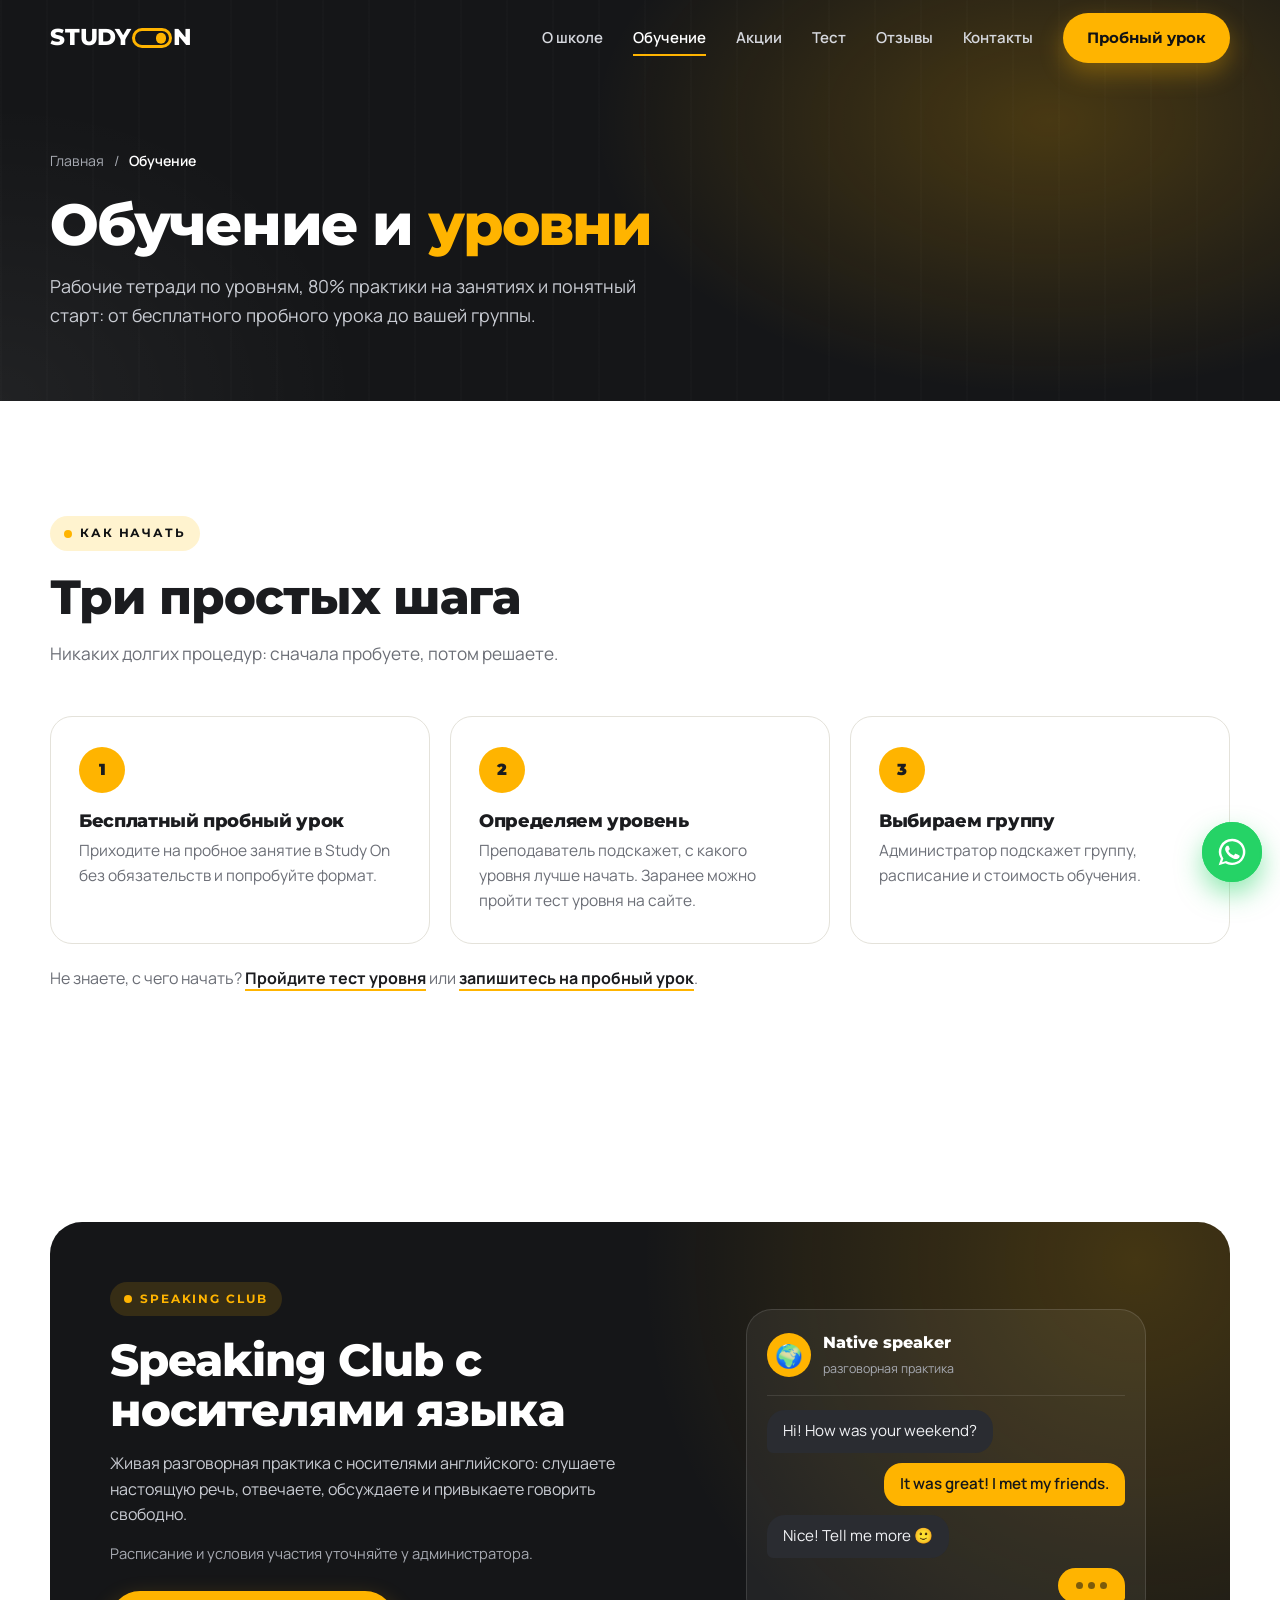
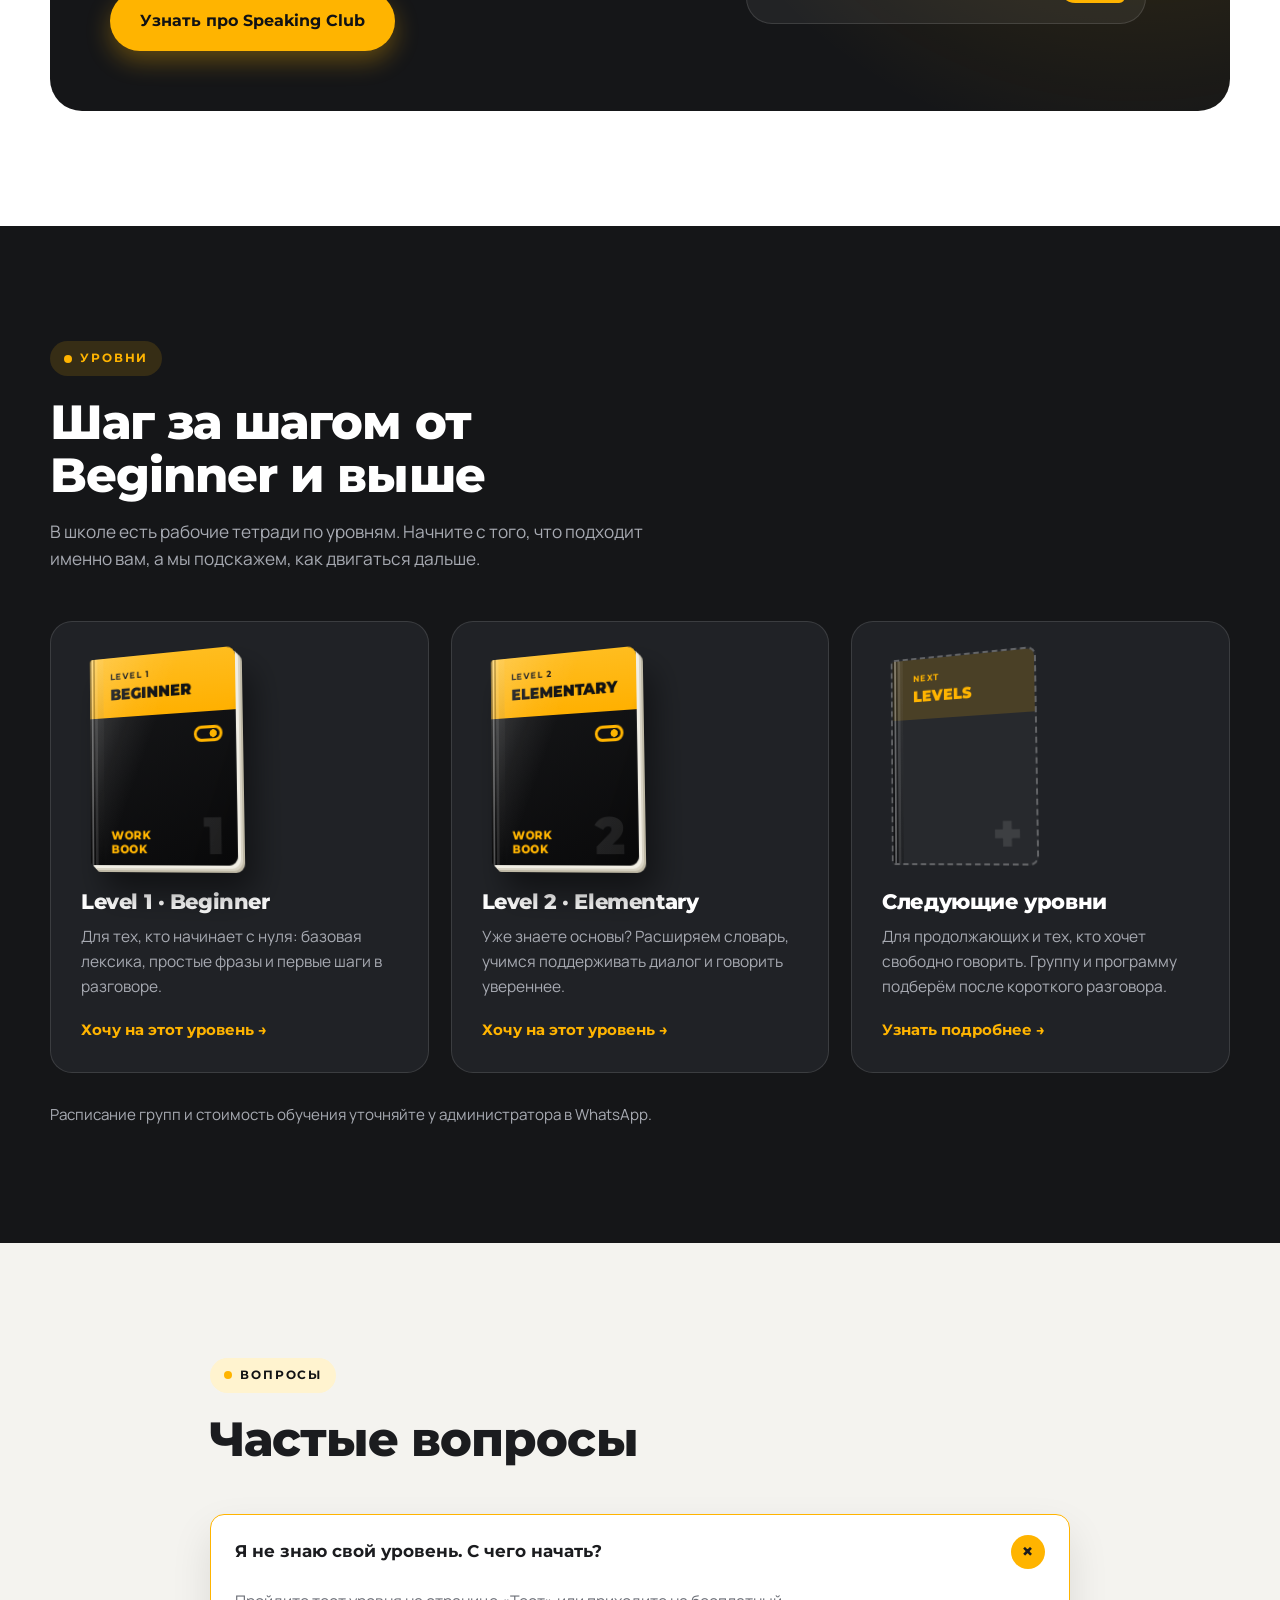
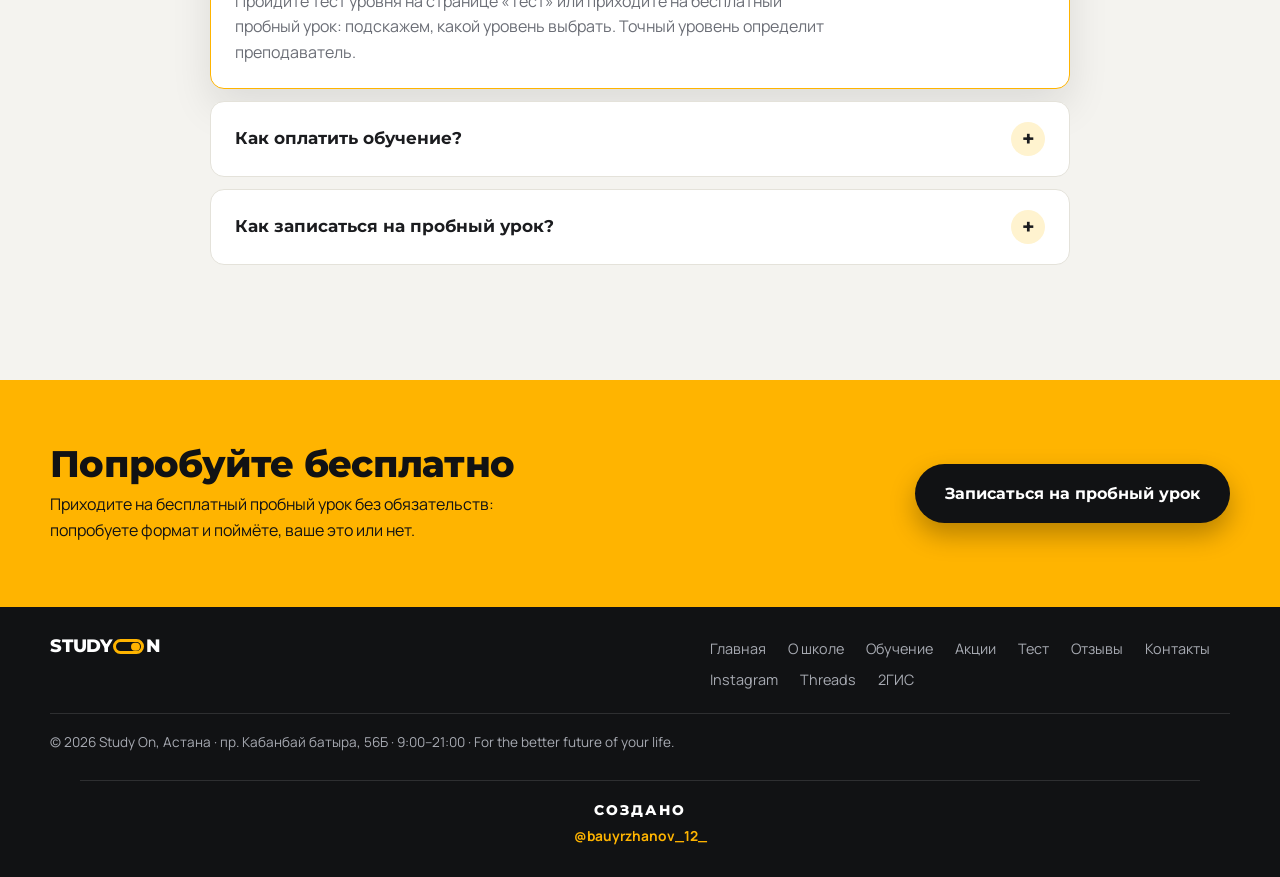
<file: courses.html>
<!doctype html>
<html lang="ru">
<head>
<meta charset="utf-8">
<meta name="viewport" content="width=device-width, initial-scale=1">
<title>Обучение английскому и уровни — Study On, Астана</title>
<meta name="description" content="Рабочие тетради по уровням Beginner и Elementary, живая практика на занятиях и бесплатный пробный урок в Study On, Астана.">
<meta name="theme-color" content="#151618">
<link rel="icon" href="assets/favicon.svg" type="image/svg+xml">
<link rel="canonical" href="https://study-on.w-smp.in/courses">
<meta property="og:url" content="https://study-on.w-smp.in/courses">
<meta property="og:type" content="website">
<meta property="og:title" content="Обучение английскому и уровни — Study On, Астана">
<meta property="og:description" content="Рабочие тетради по уровням Beginner и Elementary, живая практика на занятиях и бесплатный пробный урок в Study On, Астана.">
<meta property="og:image" content="https://study-on.w-smp.in/assets/img/hero.jpg">
<meta property="og:locale" content="ru_RU">
<link rel="preconnect" href="https://fonts.googleapis.com">
<link rel="preconnect" href="https://fonts.gstatic.com" crossorigin>
<link href="https://fonts.googleapis.com/css2?family=Manrope:wght@400;600;700&family=Montserrat:wght@700;800;900&display=swap" rel="stylesheet">
<link rel="stylesheet" href="css/style.css?v=20261107i">
<script>document.documentElement.classList.add('js');</script>
<script>try{if(!sessionStorage.getItem('so_loaded')&&!matchMedia('(prefers-reduced-motion: reduce)').matches)document.documentElement.classList.add('has-loader')}catch(e){}</script>
</head>
<body>
<div class="loader" id="loader" aria-hidden="true"><div class="ld-glow"></div><div class="ld-grid"></div><div class="ld-center"><div class="logo loader-logo"><span class="ld-word"><i style="--i:0">S</i><i style="--i:1">T</i><i style="--i:2">U</i><i style="--i:3">D</i><i style="--i:4">Y</i></span><span class="sw"><i></i><em class="ld-ring"></em></span><span class="ls"><b class="ls-off">FF</b><b class="ls-on">N</b></span></div><div class="ld-bar"><span></span></div><p class="ld-tag">For the better future of your life</p></div></div>
<div class="progress" aria-hidden="true"></div>

<header class="site-header" id="header">
  <div class="wrap bar">
    <a class="logo" href="./" aria-label="Study On — на главную">
      <span>STUDY</span><span class="sw" aria-hidden="true"><i></i></span><span>N</span>
    </a>
    <nav class="nav" id="nav" aria-label="Основная навигация">
      <a href="about">О школе</a>
      <a href="courses" class="active" aria-current="page">Обучение</a>
      <a href="trial">Акции</a>
      <a href="test">Тест</a>
      <a href="reviews">Отзывы</a>
      <a href="contacts">Контакты</a>
      <a class="btn btn-y nav-cta" data-wa data-topic="бесплатный пробный урок" href="contacts">Пробный урок</a>
    </nav>
    <button class="burger" id="burger" aria-label="Меню" aria-expanded="false" aria-controls="nav"><span></span><span></span></button>
  </div>
</header>

<main id="top">

<section class="page-head">
  <div class="hero-glow" aria-hidden="true"></div>
  <div class="wrap">
    <nav class="crumbs" aria-label="Хлебные крошки"><a href="./">Главная</a><span>/</span><b>Обучение</b></nav>
    <h1>Обучение и <em>уровни</em></h1>
    <p class="lead">Рабочие тетради по уровням, 80% практики на занятиях и понятный старт: от бесплатного пробного урока до вашей группы.</p>
    
  </div>
</section>

<section class="sec" id="start">
  <div class="wrap">
    <div class="sec-head reveal">
      <span class="tag">Как начать</span>
      <h2>Три простых шага</h2>
      <p>Никаких долгих процедур: сначала пробуете, потом решаете.</p>
    </div>
    <div class="steps">
      <article class="step reveal"><h3>Бесплатный пробный урок</h3><p>Приходите на пробное занятие в Study On без обязательств и попробуйте формат.</p></article>
      <article class="step reveal"><h3>Определяем уровень</h3><p>Преподаватель подскажет, с какого уровня лучше начать. Заранее можно пройти тест уровня на сайте.</p></article>
      <article class="step reveal"><h3>Выбираем группу</h3><p>Администратор подскажет группу, расписание и стоимость обучения.</p></article>
    </div>
    <p class="faq-note reveal">Не знаете, с чего начать? <a href="test">Пройдите тест уровня</a> или <a href="trial">запишитесь на пробный урок</a>.</p>
  </div>
</section>

<section class="sec" id="club">
  <div class="wrap">
    <div class="club reveal">
      <div class="club-txt">
        <span class="tag tag-y">Speaking Club</span>
        <h2>Speaking Club с носителями языка</h2>
        <p>Живая разговорная практика с носителями английского: слушаете настоящую речь, отвечаете, обсуждаете и привыкаете говорить свободно.</p>
        <p class="club-note">Расписание и условия участия уточняйте у администратора.</p>
        <a class="btn btn-y btn-lg" data-wa data-topic="Speaking Club с носителями" href="contacts">Узнать про Speaking Club</a>
      </div>
      <div class="club-chat" aria-hidden="true">
        <div class="cc-head"><span class="cc-av">🌍</span><div><b>Native speaker</b><small>разговорная практика</small></div></div>
        <p class="cc-b l">Hi! How was your weekend?</p>
        <p class="cc-b r">It was great! I met my friends.</p>
        <p class="cc-b l">Nice! Tell me more 🙂</p>
        <p class="cc-b r typing"><i></i><i></i><i></i></p>
      </div>
    </div>
  </div>
</section>
<section class="sec sec-dark" id="levels">
  <div class="wrap">
    <div class="sec-head reveal">
      <span class="tag tag-y">Уровни</span>
      <h2>Шаг за шагом от Beginner и выше</h2>
      <p>В школе есть рабочие тетради по уровням. Начните с того, что подходит именно вам, а мы подскажем, как двигаться дальше.</p>
    </div>

    <div class="levels">
      <article class="level reveal">
        <div class="book"><div class="book-top"><span>LEVEL 1</span><b>BEGINNER</b></div><div class="book-body"><em>WORK<br>BOOK</em><i>1</i></div></div>
        <div class="level-txt">
          <h3>Level 1 · Beginner</h3>
          <p>Для тех, кто начинает с нуля: базовая лексика, простые фразы и первые шаги в разговоре.</p>
          <a class="link-y" data-wa data-topic="Level 1 Beginner" href="contacts">Хочу на этот уровень →</a>
        </div>
      </article>
      <article class="level reveal">
        <div class="book"><div class="book-top"><span>LEVEL 2</span><b>ELEMENTARY</b></div><div class="book-body"><em>WORK<br>BOOK</em><i>2</i></div></div>
        <div class="level-txt">
          <h3>Level 2 · Elementary</h3>
          <p>Уже знаете основы? Расширяем словарь, учимся поддерживать диалог и говорить увереннее.</p>
          <a class="link-y" data-wa data-topic="Level 2 Elementary" href="contacts">Хочу на этот уровень →</a>
        </div>
      </article>
      <article class="level level-next reveal">
        <div class="book book-ghost"><div class="book-top"><span>NEXT</span><b>LEVELS</b></div><div class="book-body"><em>&nbsp;</em><i>+</i></div></div>
        <div class="level-txt">
          <h3>Следующие уровни</h3>
          <p>Для продолжающих и тех, кто хочет свободно говорить. Группу и программу подберём после короткого разговора.</p>
          <a class="link-y" data-wa data-topic="Подбор уровня" href="contacts">Узнать подробнее →</a>
        </div>
      </article>
    </div>
    <p class="note reveal">Расписание групп и стоимость обучения уточняйте у администратора в WhatsApp.</p>
  </div>
</section>

<section class="sec sec-paper" id="faq">
  <div class="wrap faq-wrap">
    <div class="sec-head reveal">
      <span class="tag">Вопросы</span>
      <h2>Частые вопросы</h2>
    </div>
    <div class="faq reveal">
      <details open class="is-open"><summary>Я не знаю свой уровень. С чего начать?</summary><p>Пройдите тест уровня на странице «Тест» или приходите на бесплатный пробный урок: подскажем, какой уровень выбрать. Точный уровень определит преподаватель.</p></details>
      <details><summary>Как оплатить обучение?</summary><p>Принимаем оплату картой, наличными и по QR-коду.</p></details>
      <details><summary>Как записаться на пробный урок?</summary><p>Напишите нам в WhatsApp на номер +7 700 825 03 88 или оставьте заявку в форме: откроется чат с готовым сообщением. Пробный урок бесплатный и ни к чему не обязывает: вы пробуете формат и решаете, ваше это или нет.</p></details>
    </div>
  </div>
</section>

<section class="cta-band">
  <div class="wrap">
    <div>
      <h2>Попробуйте бесплатно</h2>
      <p>Приходите на бесплатный пробный урок без обязательств: попробуете формат и поймёте, ваше это или нет.</p>
    </div>
    <a class="btn btn-dark btn-lg" data-wa data-topic="бесплатный пробный урок" href="contacts">Записаться на пробный урок</a>
  </div>
</section>
</main>

<footer class="site-footer">
  <div class="wrap foot">
    <a class="logo logo-sm" href="./" aria-label="Study On — на главную"><span>STUDY</span><span class="sw" aria-hidden="true"><i></i></span><span>N</span></a>
    <nav class="foot-nav" aria-label="Страницы сайта"><a href="./">Главная</a><a href="about">О школе</a><a href="courses">Обучение</a><a href="trial">Акции</a><a href="test">Тест</a><a href="reviews">Отзывы</a><a href="contacts">Контакты</a><a href="https://instagram.com/study_on_astana" target="_blank" rel="noopener">Instagram</a><a href="https://www.threads.com/@study_on_astana" target="_blank" rel="noopener">Threads</a><a href="https://2gis.kz/astana/firm/70000001118203373" target="_blank" rel="noopener">2ГИС</a></nav>
    <p class="foot-copy">© <span id="year"></span> Study On, Астана · пр. Кабанбай батыра, 56Б · 9:00–21:00 · For the better future of your life.</p>
  </div>
  <p class="foot-made"><span>Создано</span><a href="https://instagram.com/bauyrzhanov_12_" target="_blank" rel="noopener">@bauyrzhanov_12_</a></p>
</footer>

<a class="fab" data-wa href="contacts" aria-label="Написать в WhatsApp"><svg viewBox="0 0 24 24" aria-hidden="true"><use href="#i-wa"/></svg></a>

<!-- WhatsApp icon sprite -->
<svg width="0" height="0" style="position:absolute" aria-hidden="true">
  <symbol id="i-wa" viewBox="0 0 24 24"><path fill="currentColor" d="M12.04 2a9.9 9.9 0 0 0-8.4 15.1L2 22l5.03-1.6A9.9 9.9 0 1 0 12.04 2Zm0 18.1c-1.5 0-2.9-.4-4.1-1.1l-.3-.2-3 .9.9-2.9-.2-.3a8.1 8.1 0 1 1 6.7 3.6Zm4.5-6c-.2-.1-1.4-.7-1.6-.8-.2-.1-.4-.1-.6.1l-.8 1c-.1.2-.3.2-.5.1-1.6-.8-2.600-1.400-3.600-3.100-.3-.5.3-.5.8-1.500.1-.2 0-.3 0-.5l-.7-1.700c-.2-.5-.4-.4-.6-.4h-.5c-.2 0-.5.1-.7.300-.2.300-.9.900-.9 2.200 0 1.300.9 2.500 1.100 2.700.1.200 1.900 3 4.700 4.100 1.700.7 2.400.8 3.200.6.500-.1 1.500-.6 1.700-1.200.2-.6.2-1.100.2-1.200-.1-.1-.3-.2-.6-.3Z"/></symbol>
</svg>

<script src="js/main.js?v=20261107i" defer></script>
</body>
</html>
</file>
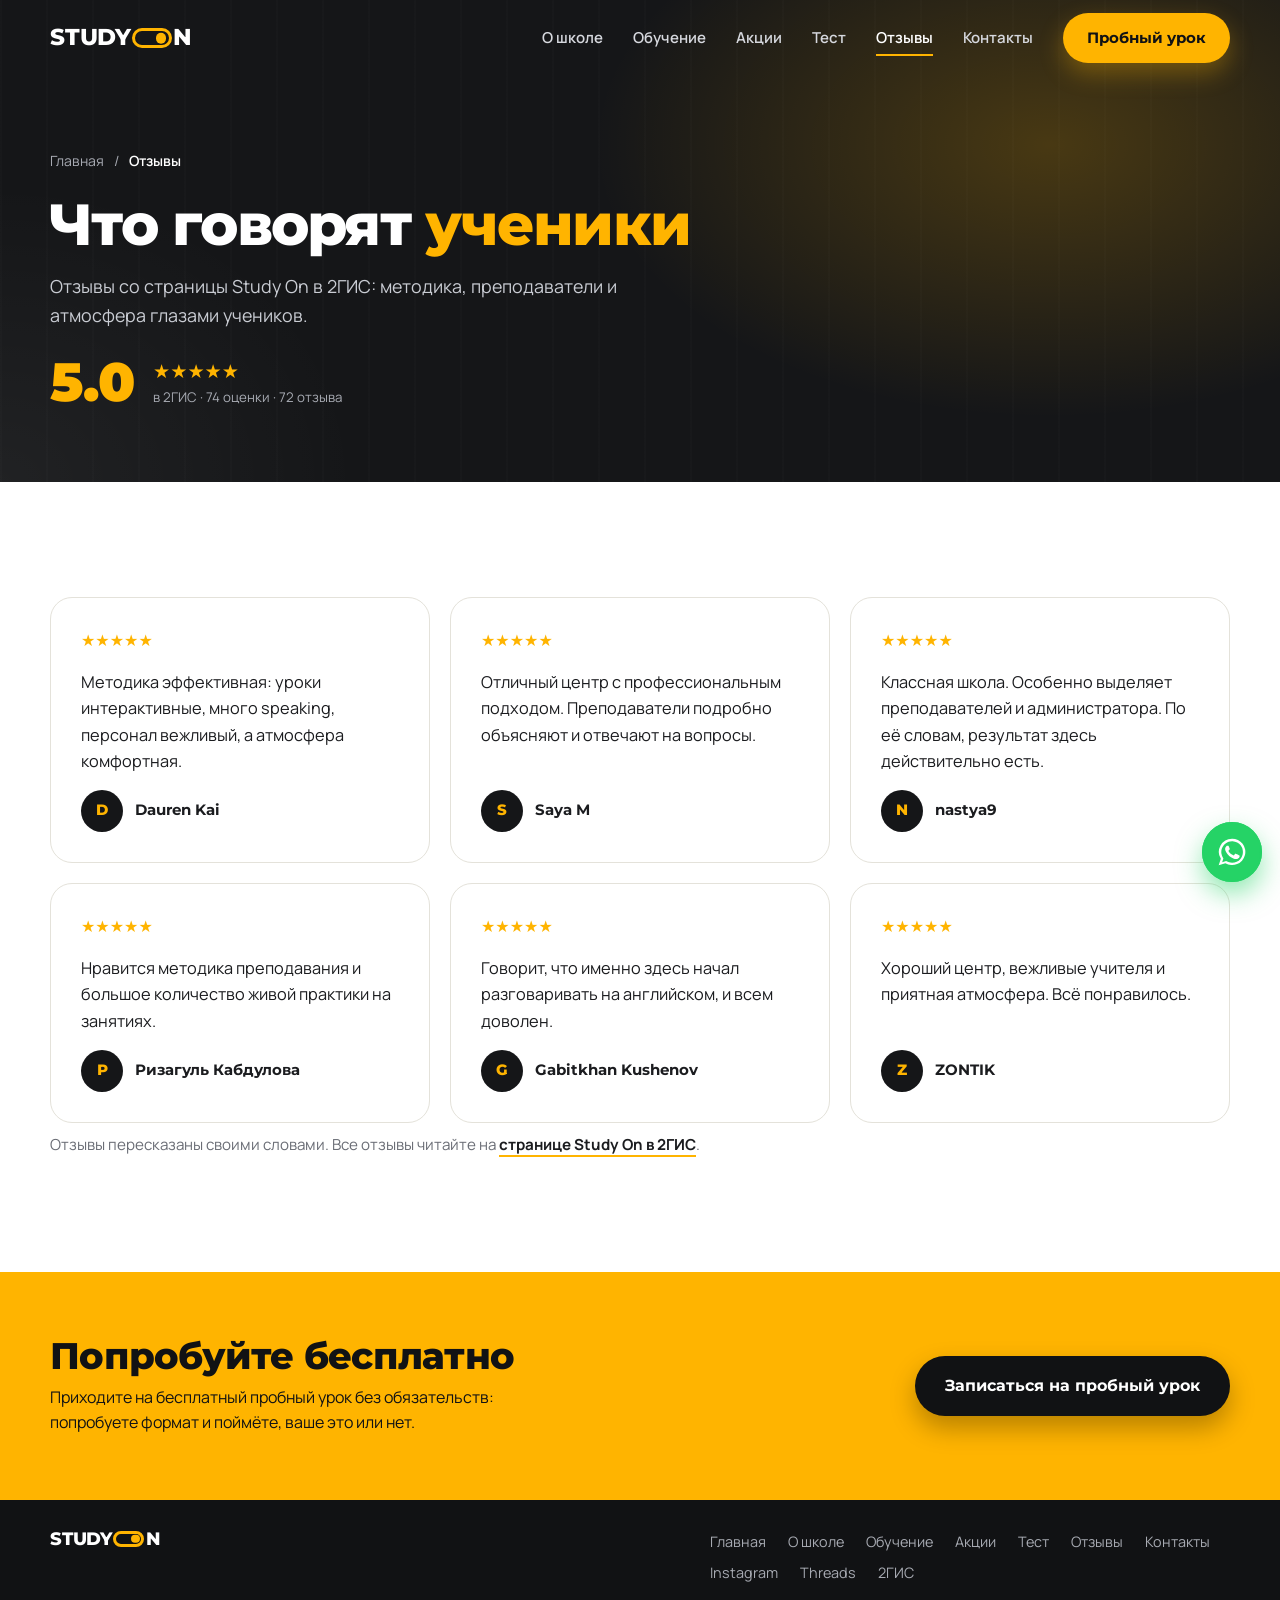
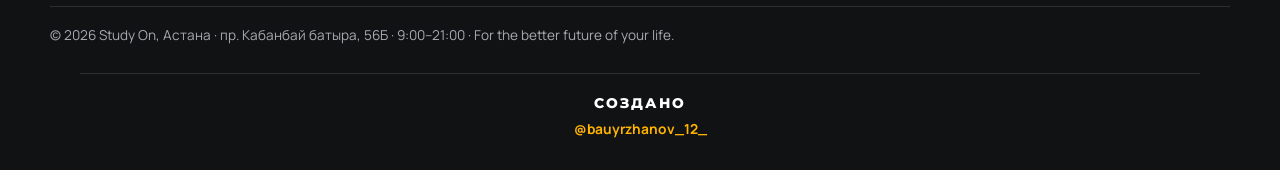
<file: reviews.html>
<!doctype html>
<html lang="ru">
<head>
<meta charset="utf-8">
<meta name="viewport" content="width=device-width, initial-scale=1">
<title>Отзывы о Study On — рейтинг 5.0 в 2ГИС</title>
<meta name="description" content="Отзывы учеников школы английского языка Study On в Астане: рейтинг 5.0 по 74 оценкам в 2ГИС.">
<meta name="theme-color" content="#151618">
<link rel="icon" href="assets/favicon.svg" type="image/svg+xml">
<link rel="canonical" href="https://study-on.w-smp.in/reviews">
<meta property="og:url" content="https://study-on.w-smp.in/reviews">
<meta property="og:type" content="website">
<meta property="og:title" content="Отзывы о Study On — рейтинг 5.0 в 2ГИС">
<meta property="og:description" content="Отзывы учеников школы английского языка Study On в Астане: рейтинг 5.0 по 74 оценкам в 2ГИС.">
<meta property="og:image" content="https://study-on.w-smp.in/assets/img/hero.jpg">
<meta property="og:locale" content="ru_RU">
<link rel="preconnect" href="https://fonts.googleapis.com">
<link rel="preconnect" href="https://fonts.gstatic.com" crossorigin>
<link href="https://fonts.googleapis.com/css2?family=Manrope:wght@400;600;700&family=Montserrat:wght@700;800;900&display=swap" rel="stylesheet">
<link rel="stylesheet" href="css/style.css?v=20261107i">
<script>document.documentElement.classList.add('js');</script>
<script>try{if(!sessionStorage.getItem('so_loaded')&&!matchMedia('(prefers-reduced-motion: reduce)').matches)document.documentElement.classList.add('has-loader')}catch(e){}</script>
</head>
<body>
<div class="loader" id="loader" aria-hidden="true"><div class="ld-glow"></div><div class="ld-grid"></div><div class="ld-center"><div class="logo loader-logo"><span class="ld-word"><i style="--i:0">S</i><i style="--i:1">T</i><i style="--i:2">U</i><i style="--i:3">D</i><i style="--i:4">Y</i></span><span class="sw"><i></i><em class="ld-ring"></em></span><span class="ls"><b class="ls-off">FF</b><b class="ls-on">N</b></span></div><div class="ld-bar"><span></span></div><p class="ld-tag">For the better future of your life</p></div></div>
<div class="progress" aria-hidden="true"></div>

<header class="site-header" id="header">
  <div class="wrap bar">
    <a class="logo" href="./" aria-label="Study On — на главную">
      <span>STUDY</span><span class="sw" aria-hidden="true"><i></i></span><span>N</span>
    </a>
    <nav class="nav" id="nav" aria-label="Основная навигация">
      <a href="about">О школе</a>
      <a href="courses">Обучение</a>
      <a href="trial">Акции</a>
      <a href="test">Тест</a>
      <a href="reviews" class="active" aria-current="page">Отзывы</a>
      <a href="contacts">Контакты</a>
      <a class="btn btn-y nav-cta" data-wa data-topic="бесплатный пробный урок" href="contacts">Пробный урок</a>
    </nav>
    <button class="burger" id="burger" aria-label="Меню" aria-expanded="false" aria-controls="nav"><span></span><span></span></button>
  </div>
</header>

<main id="top">

<section class="page-head">
  <div class="hero-glow" aria-hidden="true"></div>
  <div class="wrap">
    <nav class="crumbs" aria-label="Хлебные крошки"><a href="./">Главная</a><span>/</span><b>Отзывы</b></nav>
    <h1>Что говорят <em>ученики</em></h1>
    <p class="lead">Отзывы со страницы Study On в 2ГИС: методика, преподаватели и атмосфера глазами учеников.</p>
    <div class="rating-sum"><b>5.0</b><div><span class="stars">★★★★★</span><small>в 2ГИС · 74 оценки · 72 отзыва</small></div></div>
  </div>
</section>

<section class="sec" id="all-reviews">
  <div class="wrap">
    <div class="rev-grid">
      <article class="rev reveal"><div class="stars">★★★★★</div><p>Методика эффективная: уроки интерактивные, много speaking, персонал вежливый, а атмосфера комфортная.</p><footer><i>D</i><b>Dauren Kai</b></footer></article>
      <article class="rev reveal"><div class="stars">★★★★★</div><p>Отличный центр с профессиональным подходом. Преподаватели подробно объясняют и отвечают на вопросы.</p><footer><i>S</i><b>Saya M</b></footer></article>
      <article class="rev reveal"><div class="stars">★★★★★</div><p>Классная школа. Особенно выделяет преподавателей и администратора. По её словам, результат здесь действительно есть.</p><footer><i>N</i><b>nastya9</b></footer></article>
      <article class="rev reveal"><div class="stars">★★★★★</div><p>Нравится методика преподавания и большое количество живой практики на занятиях.</p><footer><i>Р</i><b>Ризагуль Кабдулова</b></footer></article>
      <article class="rev reveal"><div class="stars">★★★★★</div><p>Говорит, что именно здесь начал разговаривать на английском, и всем доволен.</p><footer><i>G</i><b>Gabitkhan Kushenov</b></footer></article>
      <article class="rev reveal"><div class="stars">★★★★★</div><p>Хороший центр, вежливые учителя и приятная атмосфера. Всё понравилось.</p><footer><i>Z</i><b>ZONTIK</b></footer></article>
    </div>
    <p class="src reveal">Отзывы пересказаны своими словами. Все отзывы читайте на <a href="https://2gis.kz/astana/firm/70000001118203373/tab/reviews" target="_blank" rel="noopener">странице Study On в 2ГИС</a>.</p>
  </div>
</section>

<section class="cta-band">
  <div class="wrap">
    <div>
      <h2>Попробуйте бесплатно</h2>
      <p>Приходите на бесплатный пробный урок без обязательств: попробуете формат и поймёте, ваше это или нет.</p>
    </div>
    <a class="btn btn-dark btn-lg" data-wa data-topic="бесплатный пробный урок" href="contacts">Записаться на пробный урок</a>
  </div>
</section>
</main>

<footer class="site-footer">
  <div class="wrap foot">
    <a class="logo logo-sm" href="./" aria-label="Study On — на главную"><span>STUDY</span><span class="sw" aria-hidden="true"><i></i></span><span>N</span></a>
    <nav class="foot-nav" aria-label="Страницы сайта"><a href="./">Главная</a><a href="about">О школе</a><a href="courses">Обучение</a><a href="trial">Акции</a><a href="test">Тест</a><a href="reviews">Отзывы</a><a href="contacts">Контакты</a><a href="https://instagram.com/study_on_astana" target="_blank" rel="noopener">Instagram</a><a href="https://www.threads.com/@study_on_astana" target="_blank" rel="noopener">Threads</a><a href="https://2gis.kz/astana/firm/70000001118203373" target="_blank" rel="noopener">2ГИС</a></nav>
    <p class="foot-copy">© <span id="year"></span> Study On, Астана · пр. Кабанбай батыра, 56Б · 9:00–21:00 · For the better future of your life.</p>
  </div>
  <p class="foot-made"><span>Создано</span><a href="https://instagram.com/bauyrzhanov_12_" target="_blank" rel="noopener">@bauyrzhanov_12_</a></p>
</footer>

<a class="fab" data-wa href="contacts" aria-label="Написать в WhatsApp"><svg viewBox="0 0 24 24" aria-hidden="true"><use href="#i-wa"/></svg></a>

<!-- WhatsApp icon sprite -->
<svg width="0" height="0" style="position:absolute" aria-hidden="true">
  <symbol id="i-wa" viewBox="0 0 24 24"><path fill="currentColor" d="M12.04 2a9.9 9.9 0 0 0-8.4 15.1L2 22l5.03-1.6A9.9 9.9 0 1 0 12.04 2Zm0 18.1c-1.5 0-2.9-.4-4.1-1.1l-.3-.2-3 .9.9-2.9-.2-.3a8.1 8.1 0 1 1 6.7 3.6Zm4.5-6c-.2-.1-1.4-.7-1.6-.8-.2-.1-.4-.1-.6.1l-.8 1c-.1.2-.3.2-.5.1-1.6-.8-2.600-1.400-3.600-3.100-.3-.5.3-.5.8-1.500.1-.2 0-.3 0-.5l-.7-1.700c-.2-.5-.4-.4-.6-.4h-.5c-.2 0-.5.1-.7.300-.2.300-.9.900-.9 2.200 0 1.300.9 2.500 1.100 2.700.1.200 1.900 3 4.700 4.100 1.700.7 2.400.8 3.200.6.500-.1 1.500-.6 1.700-1.200.2-.6.2-1.100.2-1.200-.1-.1-.3-.2-.6-.3Z"/></symbol>
</svg>

<script src="js/main.js?v=20261107i" defer></script>
</body>
</html>
</file>
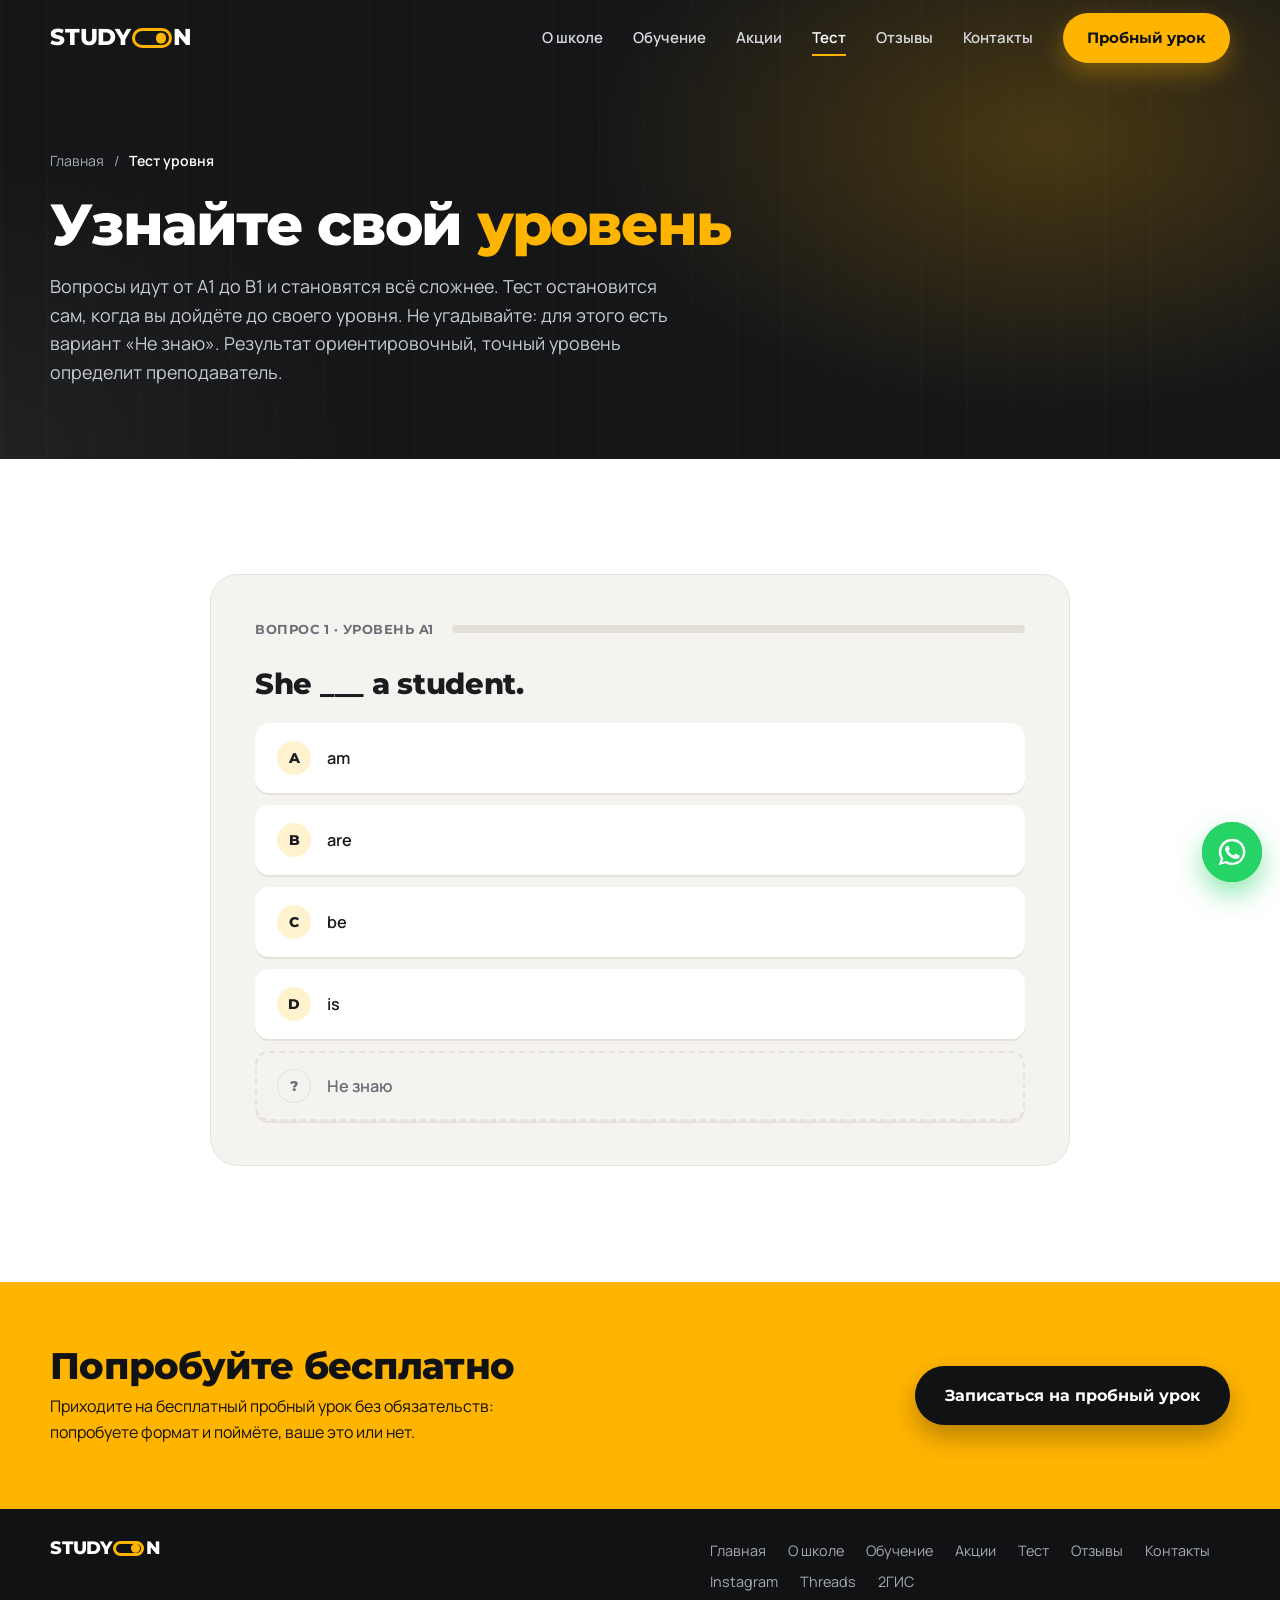
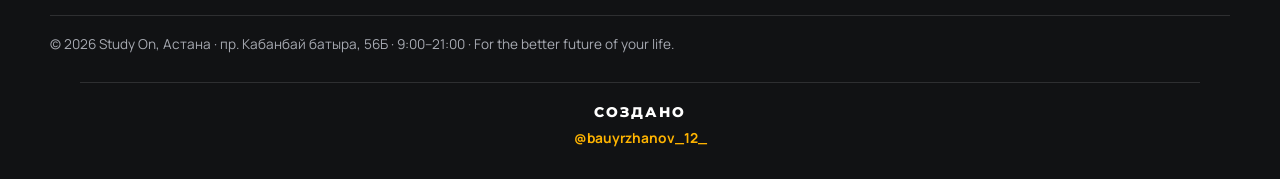
<file: test.html>
<!doctype html>
<html lang="ru">
<head>
<meta charset="utf-8">
<meta name="viewport" content="width=device-width, initial-scale=1">
<title>Тест уровня английского онлайн — Study On</title>
<meta name="description" content="Тест уровня английского онлайн: до 21 вопроса, от A1 до B1. Остановится сам, когда дойдёте до своего уровня. Study On, Астана.">
<meta name="theme-color" content="#151618">
<link rel="icon" href="assets/favicon.svg" type="image/svg+xml">
<link rel="canonical" href="https://study-on.w-smp.in/test">
<meta property="og:url" content="https://study-on.w-smp.in/test">
<meta property="og:type" content="website">
<meta property="og:title" content="Тест уровня английского онлайн — Study On">
<meta property="og:description" content="Тест уровня английского онлайн: до 21 вопроса, от A1 до B1. Остановится сам, когда дойдёте до своего уровня. Study On, Астана.">
<meta property="og:image" content="https://study-on.w-smp.in/assets/img/hero.jpg">
<meta property="og:locale" content="ru_RU">
<link rel="preconnect" href="https://fonts.googleapis.com">
<link rel="preconnect" href="https://fonts.gstatic.com" crossorigin>
<link href="https://fonts.googleapis.com/css2?family=Manrope:wght@400;600;700&family=Montserrat:wght@700;800;900&display=swap" rel="stylesheet">
<link rel="stylesheet" href="css/style.css?v=20261107i">
<script>document.documentElement.classList.add('js');</script>
<script>try{if(!sessionStorage.getItem('so_loaded')&&!matchMedia('(prefers-reduced-motion: reduce)').matches)document.documentElement.classList.add('has-loader')}catch(e){}</script>
</head>
<body>
<div class="loader" id="loader" aria-hidden="true"><div class="ld-glow"></div><div class="ld-grid"></div><div class="ld-center"><div class="logo loader-logo"><span class="ld-word"><i style="--i:0">S</i><i style="--i:1">T</i><i style="--i:2">U</i><i style="--i:3">D</i><i style="--i:4">Y</i></span><span class="sw"><i></i><em class="ld-ring"></em></span><span class="ls"><b class="ls-off">FF</b><b class="ls-on">N</b></span></div><div class="ld-bar"><span></span></div><p class="ld-tag">For the better future of your life</p></div></div>
<div class="progress" aria-hidden="true"></div>

<header class="site-header" id="header">
  <div class="wrap bar">
    <a class="logo" href="./" aria-label="Study On — на главную">
      <span>STUDY</span><span class="sw" aria-hidden="true"><i></i></span><span>N</span>
    </a>
    <nav class="nav" id="nav" aria-label="Основная навигация">
      <a href="about">О школе</a>
      <a href="courses">Обучение</a>
      <a href="trial">Акции</a>
      <a href="test" class="active" aria-current="page">Тест</a>
      <a href="reviews">Отзывы</a>
      <a href="contacts">Контакты</a>
      <a class="btn btn-y nav-cta" data-wa data-topic="бесплатный пробный урок" href="contacts">Пробный урок</a>
    </nav>
    <button class="burger" id="burger" aria-label="Меню" aria-expanded="false" aria-controls="nav"><span></span><span></span></button>
  </div>
</header>

<main id="top">

<section class="page-head">
  <div class="hero-glow" aria-hidden="true"></div>
  <div class="wrap">
    <nav class="crumbs" aria-label="Хлебные крошки"><a href="./">Главная</a><span>/</span><b>Тест уровня</b></nav>
    <h1>Узнайте свой <em>уровень</em></h1>
    <p class="lead">Вопросы идут от A1 до B1 и становятся всё сложнее. Тест остановится сам, когда вы дойдёте до своего уровня. Не угадывайте: для этого есть вариант «Не знаю». Результат ориентировочный, точный уровень определит преподаватель.</p>
    
  </div>
</section>
<section class="sec" id="test">
  <div class="wrap quiz-wrap">

    <div class="quiz reveal" id="quiz" aria-live="polite">
      <div class="quiz-top">
        <span id="qStep">Вопрос 1</span>
        <div class="qbar"><i id="qBar"></i></div>
      </div>
      <h3 class="q-title" id="qTitle"></h3>
      <div class="q-opts" id="qOpts"></div>

      <div class="q-result" id="qResult" hidden>
        <div class="q-badge" id="qBadge">B1</div>
        <h3 id="qLevel"></h3>
        <p id="qText"></p>
        <div class="q-break" id="qBreak"></div>
        <div class="cta-row">
          <a class="btn btn-y btn-lg" id="qWa" target="_blank" rel="noopener" href="contacts">Отправить результат в WhatsApp</a>
          <button class="btn btn-line-d btn-lg" id="qRestart" type="button">Пройти заново</button>
        </div>
      </div>
    </div>
  </div>
</section>

<section class="cta-band">
  <div class="wrap">
    <div>
      <h2>Попробуйте бесплатно</h2>
      <p>Приходите на бесплатный пробный урок без обязательств: попробуете формат и поймёте, ваше это или нет.</p>
    </div>
    <a class="btn btn-dark btn-lg" data-wa data-topic="бесплатный пробный урок" href="contacts">Записаться на пробный урок</a>
  </div>
</section>
</main>

<footer class="site-footer">
  <div class="wrap foot">
    <a class="logo logo-sm" href="./" aria-label="Study On — на главную"><span>STUDY</span><span class="sw" aria-hidden="true"><i></i></span><span>N</span></a>
    <nav class="foot-nav" aria-label="Страницы сайта"><a href="./">Главная</a><a href="about">О школе</a><a href="courses">Обучение</a><a href="trial">Акции</a><a href="test">Тест</a><a href="reviews">Отзывы</a><a href="contacts">Контакты</a><a href="https://instagram.com/study_on_astana" target="_blank" rel="noopener">Instagram</a><a href="https://www.threads.com/@study_on_astana" target="_blank" rel="noopener">Threads</a><a href="https://2gis.kz/astana/firm/70000001118203373" target="_blank" rel="noopener">2ГИС</a></nav>
    <p class="foot-copy">© <span id="year"></span> Study On, Астана · пр. Кабанбай батыра, 56Б · 9:00–21:00 · For the better future of your life.</p>
  </div>
  <p class="foot-made"><span>Создано</span><a href="https://instagram.com/bauyrzhanov_12_" target="_blank" rel="noopener">@bauyrzhanov_12_</a></p>
</footer>

<a class="fab" data-wa href="contacts" aria-label="Написать в WhatsApp"><svg viewBox="0 0 24 24" aria-hidden="true"><use href="#i-wa"/></svg></a>

<!-- WhatsApp icon sprite -->
<svg width="0" height="0" style="position:absolute" aria-hidden="true">
  <symbol id="i-wa" viewBox="0 0 24 24"><path fill="currentColor" d="M12.04 2a9.9 9.9 0 0 0-8.4 15.1L2 22l5.03-1.6A9.9 9.9 0 1 0 12.04 2Zm0 18.1c-1.5 0-2.9-.4-4.1-1.1l-.3-.2-3 .9.9-2.9-.2-.3a8.1 8.1 0 1 1 6.7 3.6Zm4.5-6c-.2-.1-1.4-.7-1.6-.8-.2-.1-.4-.1-.6.1l-.8 1c-.1.2-.3.2-.5.1-1.6-.8-2.600-1.400-3.600-3.100-.3-.5.3-.5.8-1.500.1-.2 0-.3 0-.5l-.7-1.700c-.2-.5-.4-.4-.6-.4h-.5c-.2 0-.5.1-.7.300-.2.300-.9.900-.9 2.200 0 1.300.9 2.500 1.100 2.700.1.200 1.900 3 4.700 4.100 1.700.7 2.400.8 3.200.6.500-.1 1.500-.6 1.700-1.200.2-.6.2-1.100.2-1.200-.1-.1-.3-.2-.6-.3Z"/></symbol>
</svg>

<script src="js/main.js?v=20261107i" defer></script>
</body>
</html>
</file>
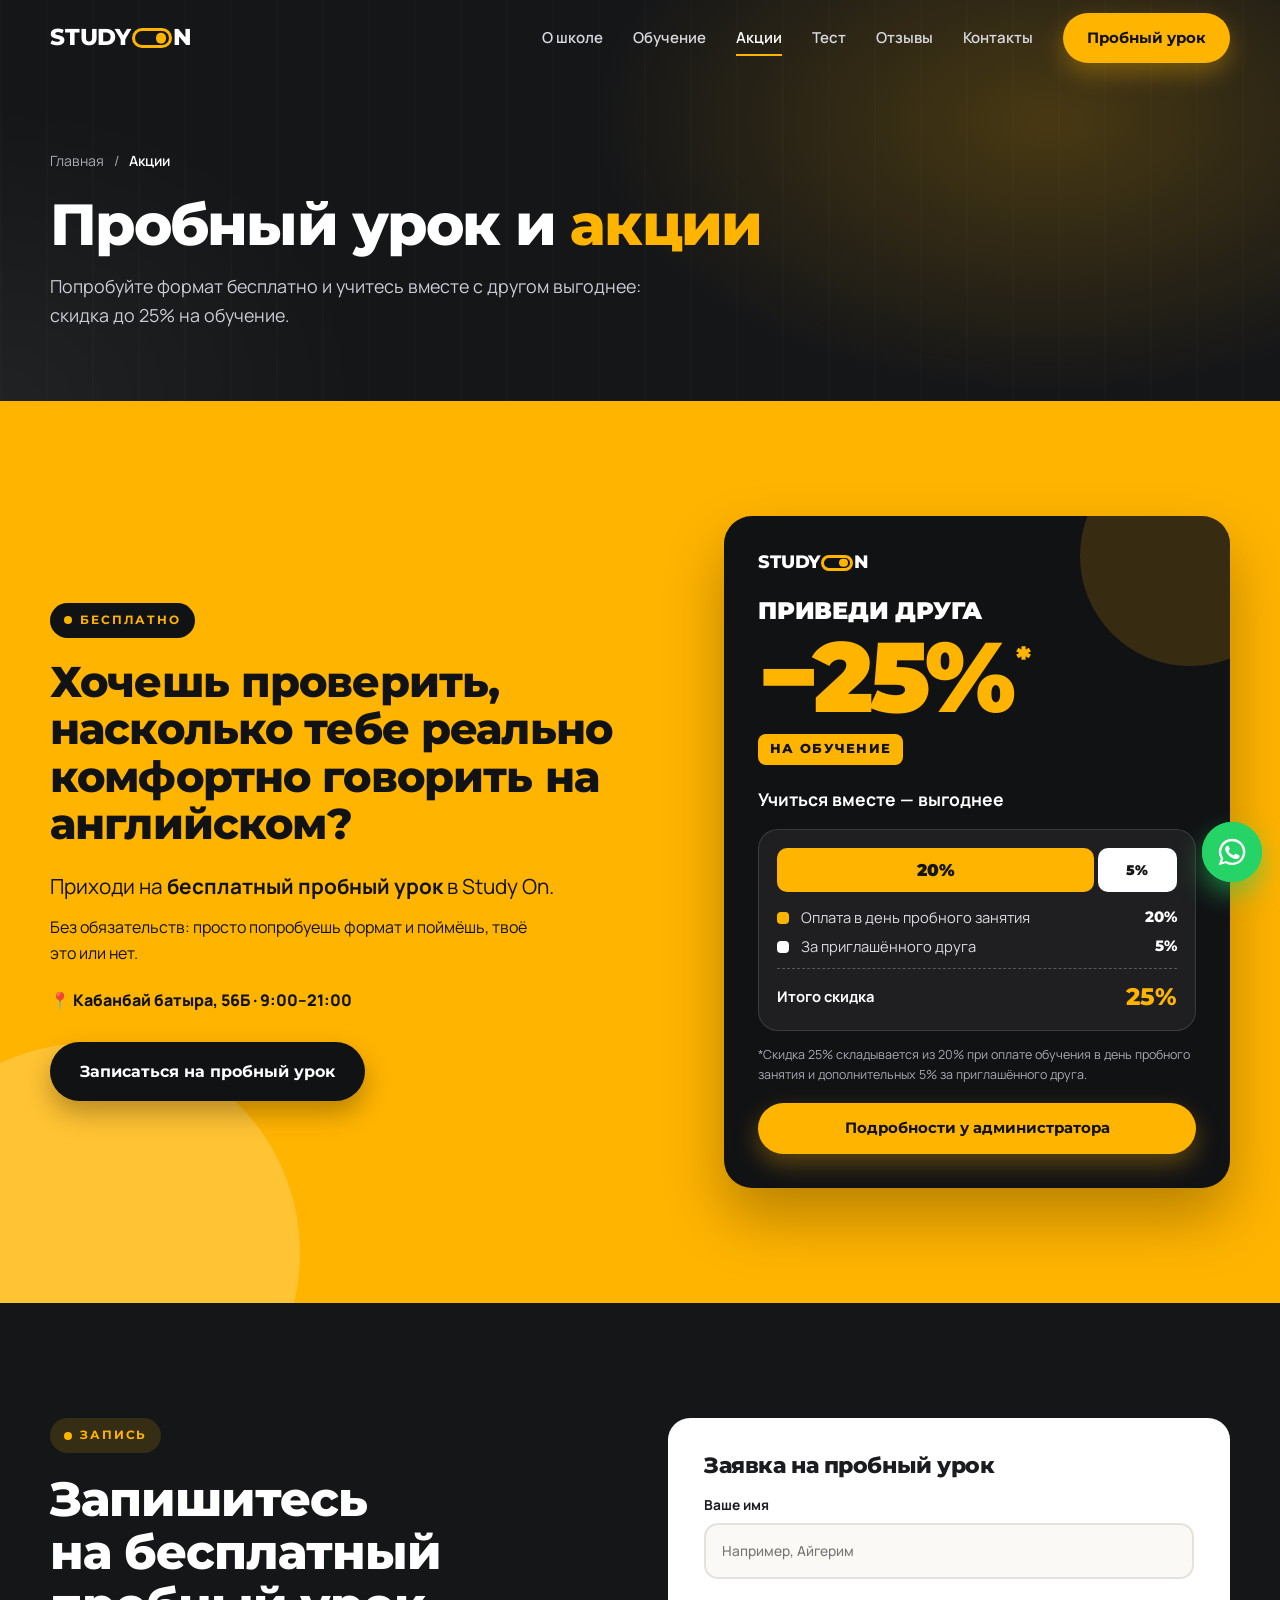
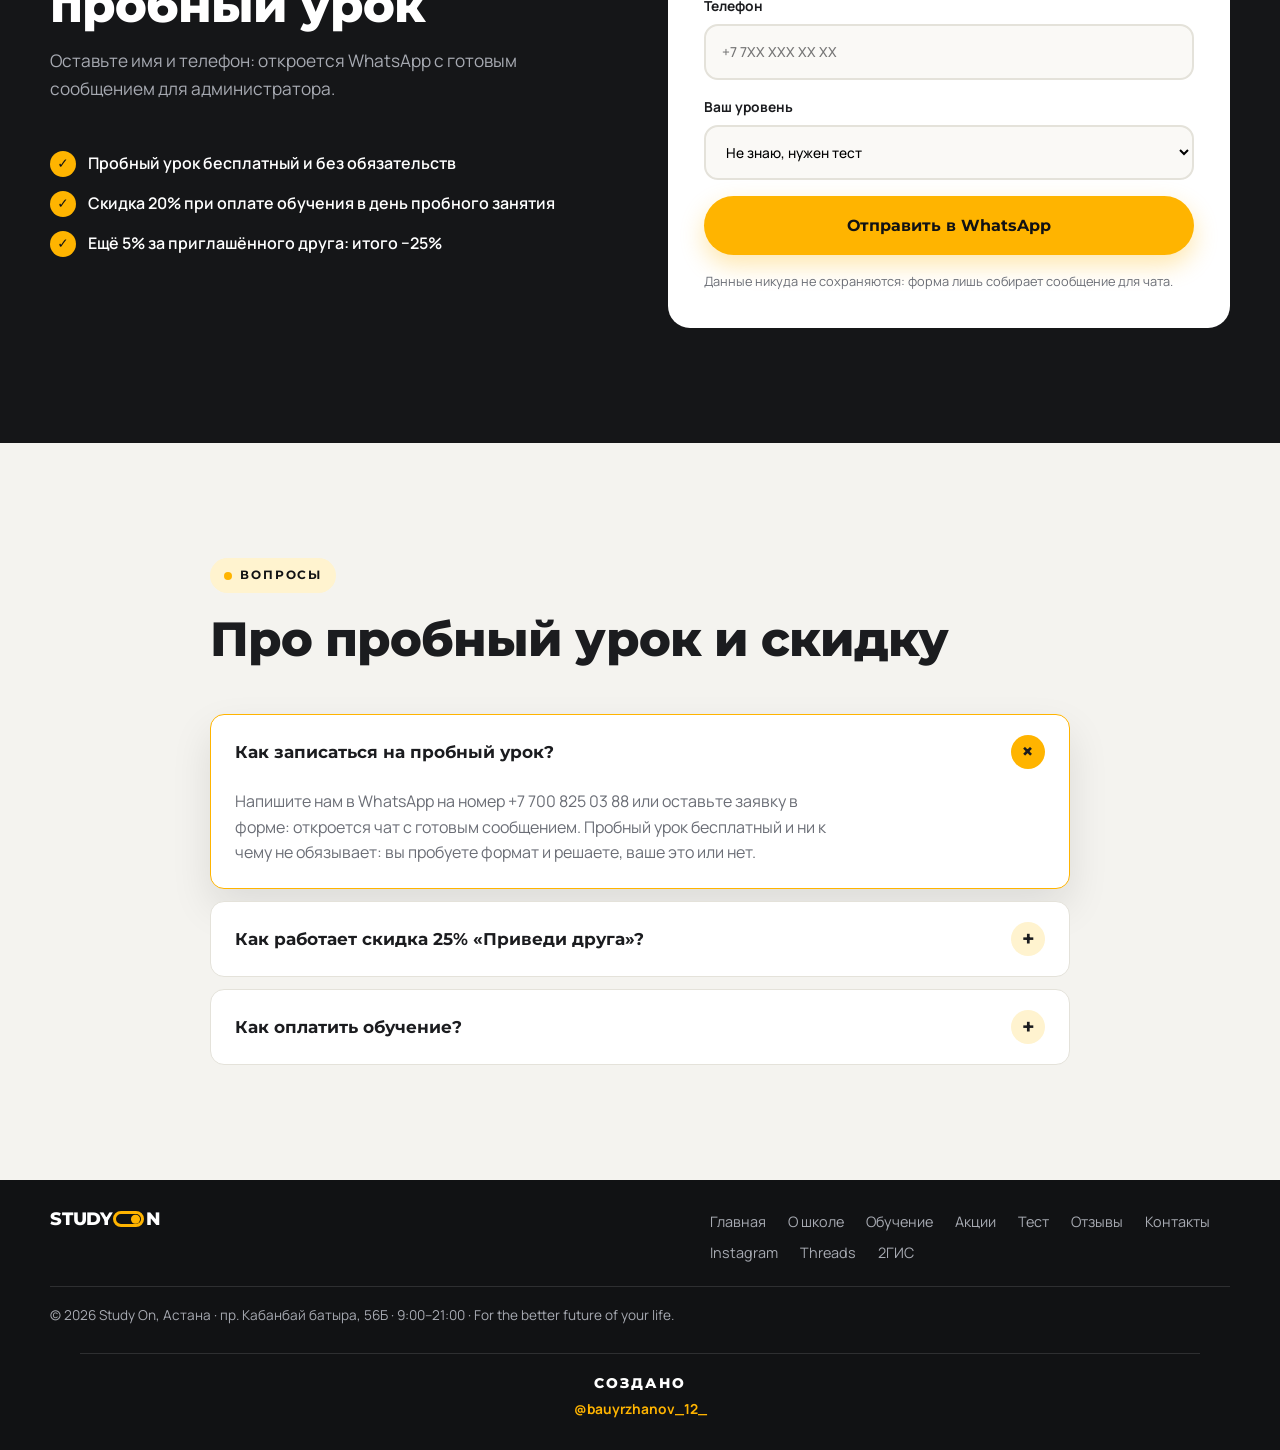
<file: trial.html>
<!doctype html>
<html lang="ru">
<head>
<meta charset="utf-8">
<meta name="viewport" content="width=device-width, initial-scale=1">
<title>Бесплатный пробный урок и акция «Приведи друга» −25% — Study On</title>
<meta name="description" content="Бесплатный пробный урок в Study On без обязательств. Акция «Приведи друга»: скидка 25% на обучение (20% + 5%). Астана, пр. Кабанбай батыра, 56Б.">
<meta name="theme-color" content="#151618">
<link rel="icon" href="assets/favicon.svg" type="image/svg+xml">
<link rel="canonical" href="https://study-on.w-smp.in/trial">
<meta property="og:url" content="https://study-on.w-smp.in/trial">
<meta property="og:type" content="website">
<meta property="og:title" content="Бесплатный пробный урок и акция «Приведи друга» −25% — Study On">
<meta property="og:description" content="Бесплатный пробный урок в Study On без обязательств. Акция «Приведи друга»: скидка 25% на обучение (20% + 5%). Астана, пр. Кабанбай батыра, 56Б.">
<meta property="og:image" content="https://study-on.w-smp.in/assets/img/hero.jpg">
<meta property="og:locale" content="ru_RU">
<link rel="preconnect" href="https://fonts.googleapis.com">
<link rel="preconnect" href="https://fonts.gstatic.com" crossorigin>
<link href="https://fonts.googleapis.com/css2?family=Manrope:wght@400;600;700&family=Montserrat:wght@700;800;900&display=swap" rel="stylesheet">
<link rel="stylesheet" href="css/style.css?v=20261107i">
<script>document.documentElement.classList.add('js');</script>
<script>try{if(!sessionStorage.getItem('so_loaded')&&!matchMedia('(prefers-reduced-motion: reduce)').matches)document.documentElement.classList.add('has-loader')}catch(e){}</script>
</head>
<body>
<div class="loader" id="loader" aria-hidden="true"><div class="ld-glow"></div><div class="ld-grid"></div><div class="ld-center"><div class="logo loader-logo"><span class="ld-word"><i style="--i:0">S</i><i style="--i:1">T</i><i style="--i:2">U</i><i style="--i:3">D</i><i style="--i:4">Y</i></span><span class="sw"><i></i><em class="ld-ring"></em></span><span class="ls"><b class="ls-off">FF</b><b class="ls-on">N</b></span></div><div class="ld-bar"><span></span></div><p class="ld-tag">For the better future of your life</p></div></div>
<div class="progress" aria-hidden="true"></div>

<header class="site-header" id="header">
  <div class="wrap bar">
    <a class="logo" href="./" aria-label="Study On — на главную">
      <span>STUDY</span><span class="sw" aria-hidden="true"><i></i></span><span>N</span>
    </a>
    <nav class="nav" id="nav" aria-label="Основная навигация">
      <a href="about">О школе</a>
      <a href="courses">Обучение</a>
      <a href="trial" class="active" aria-current="page">Акции</a>
      <a href="test">Тест</a>
      <a href="reviews">Отзывы</a>
      <a href="contacts">Контакты</a>
      <a class="btn btn-y nav-cta" data-wa data-topic="бесплатный пробный урок" href="contacts">Пробный урок</a>
    </nav>
    <button class="burger" id="burger" aria-label="Меню" aria-expanded="false" aria-controls="nav"><span></span><span></span></button>
  </div>
</header>

<main id="top">

<section class="page-head">
  <div class="hero-glow" aria-hidden="true"></div>
  <div class="wrap">
    <nav class="crumbs" aria-label="Хлебные крошки"><a href="./">Главная</a><span>/</span><b>Акции</b></nav>
    <h1>Пробный урок и <em>акции</em></h1>
    <p class="lead">Попробуйте формат бесплатно и учитесь вместе с другом выгоднее: скидка до 25% на обучение.</p>
    
  </div>
</section>
<section class="sec trial" id="trial">
  <div class="wrap trial-grid">
    <div class="trial-txt reveal">
      <span class="tag tag-dark">Бесплатно</span>
      <h2>Хочешь проверить, насколько тебе реально комфортно говорить на английском?</h2>
      <p class="trial-lead">Приходи на <b>бесплатный пробный урок</b> в Study On.</p>
      <p>Без обязательств: просто попробуешь формат и поймёшь, твоё это или нет.</p>
      <p class="trial-addr">📍 Кабанбай батыра, 56Б · 9:00–21:00</p>
      <a class="btn btn-dark btn-lg" data-wa data-topic="бесплатный пробный урок" href="contacts">Записаться на пробный урок</a>
    </div>

    <aside class="promo reveal" aria-label="Акция Приведи друга">
      <div class="promo-logo logo logo-sm" aria-hidden="true"><span>STUDY</span><span class="sw"><i></i></span><span>N</span></div>
      <p class="promo-k">Приведи друга</p>
      <p class="promo-big"><span>−25%</span><sup>*</sup></p>
      <p class="promo-sub">на обучение</p>
      <p class="promo-slogan">Учиться вместе — выгоднее</p>
      <div class="promo-calc">
        <div class="pc-bar" aria-hidden="true"><i class="a">20%</i><i class="b">5%</i></div>
        <ul class="pc-list">
          <li><span class="dot a"></span><span>Оплата в день пробного занятия</span><b>20%</b></li>
          <li><span class="dot b"></span><span>За приглашённого друга</span><b>5%</b></li>
          <li class="pc-sum"><span>Итого скидка</span><b>25%</b></li>
        </ul>
      </div>
      <p class="promo-fn">*Скидка 25% складывается из 20% при оплате обучения в день пробного занятия и дополнительных 5% за приглашённого друга.</p>
      <a class="btn btn-y promo-btn" data-wa data-topic="акция «Приведи друга» −25%" href="contacts">Подробности у администратора</a>
    </aside>
  </div>
</section>

<section class="sec sec-dark" id="signup">
  <div class="wrap c-grid">
    <div class="c-info form-side">
      <div class="sec-head">
        <span class="tag tag-y">Запись</span>
        <h2>Запишитесь на бесплатный пробный урок</h2>
        <p>Оставьте имя и телефон: откроется WhatsApp с готовым сообщением для администратора.</p>
      </div>
      <ul class="checks">
        <li>Пробный урок бесплатный и без обязательств</li>
        <li>Скидка 20% при оплате обучения в день пробного занятия</li>
        <li>Ещё 5% за приглашённого друга: итого −25%</li>
      </ul>
    </div>
    <div class="c-side">
<form class="form" id="lead" novalidate>
        <h3>Заявка на пробный урок</h3>
        <label>Ваше имя
          <input name="name" autocomplete="name" required placeholder="Например, Айгерим">
        </label>
        <label>Телефон
          <input name="phone" type="tel" inputmode="tel" autocomplete="tel" required placeholder="+7 7XX XXX XX XX">
        </label>
        <label>Ваш уровень
          <select name="level">
            <option>Не знаю, нужен тест</option>
            <option>Beginner</option>
            <option>Elementary</option>
            <option>Выше Elementary</option>
          </select>
        </label>
        <p class="err" id="formErr" role="alert" hidden>Проверьте имя и номер телефона.</p>
        <button class="btn btn-y btn-lg" type="submit">Отправить в WhatsApp</button>
        <small>Данные никуда не сохраняются: форма лишь собирает сообщение для чата.</small>
      </form>
    </div>
  </div>
</section>

<section class="sec sec-paper" id="faq">
  <div class="wrap faq-wrap">
    <div class="sec-head reveal">
      <span class="tag">Вопросы</span>
      <h2>Про пробный урок и скидку</h2>
    </div>
    <div class="faq reveal">
      <details open class="is-open"><summary>Как записаться на пробный урок?</summary><p>Напишите нам в WhatsApp на номер +7 700 825 03 88 или оставьте заявку в форме: откроется чат с готовым сообщением. Пробный урок бесплатный и ни к чему не обязывает: вы пробуете формат и решаете, ваше это или нет.</p></details>
      <details><summary>Как работает скидка 25% «Приведи друга»?</summary><p>Скидка складывается из 20% при оплате обучения в день пробного занятия и дополнительных 5% за приглашённого друга. Подробности уточняйте у администратора.</p></details>
      <details><summary>Как оплатить обучение?</summary><p>Принимаем оплату картой, наличными и по QR-коду.</p></details>
    </div>
  </div>
</section>
</main>

<footer class="site-footer">
  <div class="wrap foot">
    <a class="logo logo-sm" href="./" aria-label="Study On — на главную"><span>STUDY</span><span class="sw" aria-hidden="true"><i></i></span><span>N</span></a>
    <nav class="foot-nav" aria-label="Страницы сайта"><a href="./">Главная</a><a href="about">О школе</a><a href="courses">Обучение</a><a href="trial">Акции</a><a href="test">Тест</a><a href="reviews">Отзывы</a><a href="contacts">Контакты</a><a href="https://instagram.com/study_on_astana" target="_blank" rel="noopener">Instagram</a><a href="https://www.threads.com/@study_on_astana" target="_blank" rel="noopener">Threads</a><a href="https://2gis.kz/astana/firm/70000001118203373" target="_blank" rel="noopener">2ГИС</a></nav>
    <p class="foot-copy">© <span id="year"></span> Study On, Астана · пр. Кабанбай батыра, 56Б · 9:00–21:00 · For the better future of your life.</p>
  </div>
  <p class="foot-made"><span>Создано</span><a href="https://instagram.com/bauyrzhanov_12_" target="_blank" rel="noopener">@bauyrzhanov_12_</a></p>
</footer>

<a class="fab" data-wa href="contacts" aria-label="Написать в WhatsApp"><svg viewBox="0 0 24 24" aria-hidden="true"><use href="#i-wa"/></svg></a>

<!-- WhatsApp icon sprite -->
<svg width="0" height="0" style="position:absolute" aria-hidden="true">
  <symbol id="i-wa" viewBox="0 0 24 24"><path fill="currentColor" d="M12.04 2a9.9 9.9 0 0 0-8.4 15.1L2 22l5.03-1.6A9.9 9.9 0 1 0 12.04 2Zm0 18.1c-1.5 0-2.9-.4-4.1-1.1l-.3-.2-3 .9.9-2.9-.2-.3a8.1 8.1 0 1 1 6.7 3.6Zm4.5-6c-.2-.1-1.4-.7-1.6-.8-.2-.1-.4-.1-.6.1l-.8 1c-.1.2-.3.2-.5.1-1.6-.8-2.600-1.400-3.600-3.100-.3-.5.3-.5.8-1.500.1-.2 0-.3 0-.5l-.7-1.700c-.2-.5-.4-.4-.6-.4h-.5c-.2 0-.5.1-.7.300-.2.300-.9.900-.9 2.200 0 1.300.9 2.500 1.100 2.700.1.200 1.900 3 4.700 4.100 1.700.7 2.400.8 3.200.6.500-.1 1.500-.6 1.700-1.200.2-.6.2-1.100.2-1.200-.1-.1-.3-.2-.6-.3Z"/></symbol>
</svg>

<script src="js/main.js?v=20261107i" defer></script>
</body>
</html>
</file>
<file: css/style.css>
/* ==========================================================
   Study On — фирменный стиль: графит, белый, жёлтый «тумблер»
   ========================================================== */
:root{
  --black:#111214;
  --ink:#151618;
  --graphite:#202226;
  --graphite-2:#2b2e33;
  --white:#ffffff;
  --paper:#f4f3ef;
  --text:#1b1c1f;
  --muted:#6b6e76;
  --muted-d:#a7aab2;
  --line:#e4e2da;
  --line-d:rgba(255,255,255,.12);
  --y:#ffb400;
  --y-2:#ffc531;
  --y-soft:#fff3cf;
  --green:#25d366;
  --r:22px;
  --r-s:14px;
  --shadow:0 18px 40px rgba(17,18,20,.10);
  --ease:cubic-bezier(.2,.7,.2,1);
  --head:Montserrat,"Segoe UI",system-ui,sans-serif;
  --body:Manrope,system-ui,-apple-system,"Segoe UI",Roboto,sans-serif;
}

*,*::before,*::after{box-sizing:border-box}
*{margin:0;padding:0}
html{scroll-behavior:smooth;scroll-padding-top:84px}
html,body{overflow-x:clip}
body{font-family:var(--body);color:var(--text);background:var(--white);line-height:1.6;-webkit-font-smoothing:antialiased}
img,svg{display:block;max-width:100%}
a{color:inherit;text-decoration:none}
button{font:inherit;color:inherit;cursor:pointer;background:none;border:0}
ul{list-style:none}
h1,h2,h3{font-family:var(--head);line-height:1.1;letter-spacing:-.02em;font-weight:800}
:focus-visible{outline:3px solid var(--y);outline-offset:3px;border-radius:6px}
.wrap{width:min(1180px,100% - 40px);margin-inline:auto}
[hidden]{display:none!important}

/* ---------- scroll progress ---------- */
.progress{position:fixed;inset:0 0 auto 0;height:3px;background:var(--y);transform:scaleX(0);transform-origin:0 50%;z-index:200}

/* ---------- buttons ---------- */
.btn{display:inline-flex;align-items:center;justify-content:center;gap:10px;font-family:var(--head);font-weight:700;font-size:.95rem;padding:13px 24px;border-radius:999px;transition:transform .2s var(--ease),box-shadow .2s var(--ease),background .2s,color .2s;white-space:nowrap}
.btn:hover{transform:translateY(-2px)}
.btn-lg{padding:17px 30px;font-size:1rem}
.btn-y{background:var(--y);color:var(--black);box-shadow:0 10px 24px rgba(255,180,0,.32)}
.btn-y:hover{background:var(--y-2);box-shadow:0 14px 30px rgba(255,180,0,.45)}
.btn-line{border:2px solid rgba(255,255,255,.35);color:#fff}
.btn-line:hover{border-color:var(--y);color:var(--y)}
.btn-line-d{border:2px solid var(--line);color:var(--text)}
.btn-line-d:hover{border-color:var(--black)}
.ic{width:22px;height:22px}

/* ---------- logo (тумблер как в вывеске) ---------- */
.logo{display:inline-flex;align-items:center;font-family:var(--head);font-weight:800;font-size:1.45rem;letter-spacing:-.01em;color:#fff;line-height:1}
.logo .sw{position:relative;display:inline-block;width:1.7em;height:.86em;margin:0 .06em;border:.17em solid var(--y);border-radius:999px;flex:none}
.logo .sw i{position:absolute;top:50%;right:.1em;width:.46em;height:.46em;border-radius:50%;background:var(--y);transform:translateY(-50%);transition:right .5s var(--ease)}
.logo-sm{font-size:1.15rem}

/* ---------- header ---------- */
.site-header{position:fixed;inset:0 0 auto 0;z-index:100;transition:background .3s,box-shadow .3s,backdrop-filter .3s}
.site-header.scrolled{background:rgba(21,22,24,.9);backdrop-filter:blur(14px);box-shadow:0 1px 0 var(--line-d)}
.bar{display:flex;align-items:center;justify-content:space-between;height:76px;gap:20px}
.nav{display:flex;align-items:center;gap:30px}
.nav a:not(.btn){color:#d6d8de;font-weight:600;font-size:.94rem;position:relative}
.nav a:not(.btn)::after{content:"";position:absolute;left:0;bottom:-6px;width:100%;height:2px;background:var(--y);transform:scaleX(0);transform-origin:left;transition:transform .25s var(--ease)}
.nav a:not(.btn):hover{color:#fff}
.nav a:not(.btn):hover::after{transform:scaleX(1)}
.burger{display:none;width:44px;height:44px;border-radius:50%;background:rgba(255,255,255,.1);position:relative;z-index:120}
.burger span{position:absolute;left:12px;width:20px;height:2px;background:#fff;border-radius:2px;transition:transform .3s var(--ease),top .3s var(--ease)}
.burger span:first-child{top:17px}
.burger span:last-child{top:25px}
.burger[aria-expanded="true"] span:first-child{top:21px;transform:rotate(45deg)}
.burger[aria-expanded="true"] span:last-child{top:21px;transform:rotate(-45deg)}

@media(max-width:940px){
  .burger{display:block}
  .nav{position:fixed;inset:0;background:var(--ink);flex-direction:column;justify-content:center;gap:26px;opacity:0;visibility:hidden;transform:translateY(-12px);transition:opacity .3s,transform .3s var(--ease),visibility .3s;z-index:110}
  .nav.open{opacity:1;visibility:visible;transform:none}
  .nav a:not(.btn){font-family:var(--head);font-size:1.5rem;font-weight:700;color:#fff}
  .nav-cta{margin-top:10px}
}

/* ---------- hero ---------- */
.hero{position:relative;background:var(--ink);color:#fff;padding:150px 0 110px;overflow:hidden;isolation:isolate}
.hero-glow{position:absolute;inset:0;z-index:-1;background:
  radial-gradient(700px 420px at 82% 30%,rgba(255,180,0,.22),transparent 65%),
  radial-gradient(600px 500px at 0% 100%,rgba(255,255,255,.05),transparent 60%);
}
.hero::before{content:"";position:absolute;inset:0;z-index:-1;opacity:.35;background-image:repeating-linear-gradient(90deg,rgba(255,255,255,.035) 0 2px,transparent 2px 46px)}
.hero-grid{display:grid;grid-template-columns:1.1fr .9fr;gap:60px;align-items:center}
.switch{display:inline-flex;align-items:center;gap:14px;margin-bottom:28px;padding:8px 18px 8px 8px;border-radius:999px;background:rgba(255,255,255,.07);border:1px solid var(--line-d)}
.switch-track{position:relative;width:62px;height:34px;border-radius:999px;border:3px solid var(--muted-d);transition:border-color .4s,background .4s}
.switch-knob{position:absolute;top:50%;left:4px;width:20px;height:20px;border-radius:50%;background:var(--muted-d);transform:translateY(-50%);transition:left .45s var(--ease),background .4s}
.switch[aria-checked="true"] .switch-track{border-color:var(--y)}
.switch[aria-checked="true"] .switch-knob{left:calc(100% - 24px);background:var(--y)}
.switch-label{position:relative;font-family:var(--head);font-weight:700;font-size:.82rem;letter-spacing:.08em;text-transform:uppercase;min-width:104px;height:1.2em}
.switch-label b{position:absolute;inset:0;white-space:nowrap;transition:opacity .3s,transform .3s var(--ease)}
.switch-label [data-on]{opacity:0;transform:translateY(8px);color:var(--y)}
.switch[aria-checked="true"] [data-off]{opacity:0;transform:translateY(-8px)}
.switch[aria-checked="true"] [data-on]{opacity:1;transform:none}

.hero h1{font-size:clamp(2.2rem,5.4vw,4.4rem);text-transform:uppercase;letter-spacing:-.03em;margin-bottom:26px}
.hero h1 em{font-style:normal;color:var(--y);position:relative;white-space:nowrap}
.hero-lead{font-size:1.15rem;color:#c9ccd3;max-width:52ch;margin-bottom:34px}
.cta-row{display:flex;flex-wrap:wrap;gap:14px}
.slogan{margin-top:34px;font-family:var(--head);font-weight:700;font-size:.74rem;letter-spacing:.22em;text-transform:uppercase;color:var(--muted-d)}

.hero-visual{position:relative;padding:0 0 28px 28px}
.photo-frame{position:relative;border-radius:30px;overflow:hidden;aspect-ratio:623/516;box-shadow:0 40px 70px rgba(0,0,0,.5)}
.photo-frame img{width:100%;height:100%;object-fit:cover}
.hero-visual::before{content:"";position:absolute;left:0;bottom:0;width:78%;height:78%;border-radius:30px;background:var(--y);z-index:-1}
.chip{position:absolute;display:flex;align-items:center;gap:12px;background:#fff;color:var(--text);padding:12px 18px;border-radius:18px;box-shadow:0 18px 36px rgba(0,0,0,.3);animation:float 6s ease-in-out infinite}
.chip small{display:block;color:var(--muted);font-size:.76rem;line-height:1.3}
.chip-rating{bottom:64px;left:-8px;flex-direction:column;align-items:flex-start;gap:2px}
.chip-rating b{font-family:var(--head);font-size:1.6rem;line-height:1}
.chip-rating .stars{font-size:.85rem;letter-spacing:2px}
.chip-book{right:-6px;bottom:0;animation-delay:-3s}
.stars{color:var(--y)}
.mini-book{display:block;width:58px;border-radius:6px;overflow:hidden;background:var(--black);text-align:center;box-shadow:0 6px 14px rgba(0,0,0,.25)}
.mini-book i{display:block;background:var(--y);color:var(--black);font-style:normal;font-family:var(--head);font-weight:800;font-size:.5rem;padding:5px 0 0;letter-spacing:.05em}
.mini-book b{display:block;background:var(--y);color:var(--black);font-family:var(--head);font-size:.62rem;padding:0 0 6px;font-weight:800}
.mini-book::after{content:"";display:block;height:30px}
@keyframes float{50%{transform:translateY(-8px)}}

@media(max-width:940px){
  .hero{padding:120px 0 80px}
  .hero-grid{grid-template-columns:1fr;gap:50px}
  .hero-visual{max-width:560px;margin-inline:auto;width:100%}
  .chip-rating{left:4px}
  .chip-book{right:4px}
}

/* ---------- marquee ---------- */
.marquee{background:var(--y);color:var(--black);overflow:hidden;white-space:nowrap;padding:16px 0;transform:rotate(-1deg) scale(1.02);margin:-26px 0 0;position:relative;z-index:2}
.marquee-track{display:inline-flex;gap:0;animation:marquee 28s linear infinite}
.marquee span{font-family:var(--head);font-weight:800;font-size:1.25rem;text-transform:uppercase;letter-spacing:.06em;padding:0 22px;display:inline-flex;align-items:center;gap:44px}
.marquee span::after{content:"";width:.9em;height:.5em;border:3px solid var(--black);border-radius:999px;background:radial-gradient(circle at 70% 50%,var(--black) 0 .16em,transparent .17em)}
@keyframes marquee{to{transform:translateX(-50%)}}

/* ---------- sections ---------- */
.sec{padding:clamp(70px,9vw,120px) 0}
.sec-paper{background:var(--paper)}
.sec-dark{background:var(--ink);color:#fff}
.sec-head{max-width:680px;margin-bottom:48px}
.sec-head.row{max-width:none;display:flex;justify-content:space-between;align-items:flex-end;gap:24px}
.sec-head h2{font-size:clamp(1.9rem,4vw,3rem);margin-bottom:16px}
.sec-head p{color:var(--muted);font-size:1.08rem;max-width:56ch}
.sec-dark .sec-head p{color:var(--muted-d)}
.tag{display:inline-flex;align-items:center;gap:8px;font-family:var(--head);font-weight:700;font-size:.74rem;letter-spacing:.16em;text-transform:uppercase;color:var(--black);background:var(--y-soft);padding:8px 14px;border-radius:999px;margin-bottom:20px}
.tag::before{content:"";width:8px;height:8px;border-radius:50%;background:var(--y)}
.tag-y{background:rgba(255,180,0,.14);color:var(--y)}

/* reveal */
.js .reveal{opacity:0;transform:translateY(28px);transition:opacity .7s var(--ease),transform .7s var(--ease);transition-delay:var(--d,0s)}
.js .reveal.in{opacity:1;transform:none}

/* ---------- about cards ---------- */
.cards4{display:grid;grid-template-columns:repeat(4,1fr);gap:20px}
.card{background:#fff;border:1px solid var(--line);border-radius:var(--r);padding:30px 26px;transition:transform .3s var(--ease),box-shadow .3s var(--ease),border-color .3s}
.card:hover{transform:translateY(-6px);box-shadow:var(--shadow);border-color:var(--y)}
.card .num{display:block;font-family:var(--head);font-weight:900;font-size:2.6rem;line-height:1;color:var(--y);margin-bottom:20px}
.card h3{font-size:1.12rem;margin-bottom:10px;letter-spacing:-.01em}
.card p{color:var(--muted);font-size:.96rem}
@media(max-width:1020px){.cards4{grid-template-columns:repeat(2,1fr)}}
@media(max-width:560px){.cards4{grid-template-columns:1fr}}

.stats{display:grid;grid-template-columns:repeat(4,1fr);margin-top:56px;background:var(--ink);color:#fff;border-radius:var(--r);overflow:hidden}
.stats>div{padding:34px 26px;border-left:1px solid var(--line-d)}
.stats>div:first-child{border-left:0}
.stats b{display:block;font-family:var(--head);font-weight:900;font-size:clamp(2rem,4vw,3rem);color:var(--y);line-height:1;margin-bottom:8px}
.stats span{color:var(--muted-d);font-size:.92rem}
@media(max-width:760px){.stats{grid-template-columns:repeat(2,1fr)}.stats>div:nth-child(3){border-left:0}.stats>div:nth-child(n+3){border-top:1px solid var(--line-d)}}

/* ---------- levels / workbooks ---------- */
.levels{display:grid;grid-template-columns:repeat(3,1fr);gap:22px}
.level{background:var(--graphite);border:1px solid var(--line-d);border-radius:var(--r);padding:30px;display:flex;flex-direction:column;gap:26px;transition:transform .3s var(--ease),border-color .3s}
.level:hover{transform:translateY(-6px);border-color:var(--y)}
.book{width:150px;aspect-ratio:3/4;border-radius:8px 14px 14px 8px;background:#0c0c0d;overflow:hidden;position:relative;box-shadow:-6px 10px 0 rgba(255,180,0,.18),0 24px 40px rgba(0,0,0,.45);transform:rotate(-4deg);transition:transform .4s var(--ease)}
.level:hover .book{transform:rotate(0) scale(1.05)}
.book::before{content:"";position:absolute;left:0;top:0;bottom:0;width:7px;background:linear-gradient(90deg,rgba(255,255,255,.2),transparent)}
.book-top{background:var(--y);color:var(--black);padding:12px 12px 14px 16px}
.book-top span{display:block;font-family:var(--head);font-weight:700;font-size:.55rem;letter-spacing:.12em}
.book-top b{display:block;font-family:var(--head);font-weight:900;font-size:.95rem;line-height:1.1;margin-top:3px}
.book-body{padding:12px 14px 12px 16px;display:flex;justify-content:space-between;align-items:flex-end;height:calc(100% - 58px)}
.book-body em{font-style:normal;font-family:var(--head);font-weight:800;font-size:.75rem;line-height:1.1;color:var(--y)}
.book-body i{font-style:normal;font-family:var(--head);font-weight:900;font-size:3rem;line-height:.8;color:rgba(255,255,255,.14)}
.book-ghost{background:transparent;border:2px dashed rgba(255,255,255,.28);box-shadow:none}
.book-ghost .book-top{background:rgba(255,180,0,.16);color:var(--y)}
.level-txt h3{font-size:1.3rem;margin-bottom:10px}
.level-txt p{color:var(--muted-d);font-size:.97rem;margin-bottom:18px}
.link-y{font-family:var(--head);font-weight:700;font-size:.92rem;color:var(--y);display:inline-block;transition:transform .2s}
.link-y:hover{transform:translateX(4px)}
.note{margin-top:30px;color:var(--muted-d);font-size:.95rem}
@media(max-width:940px){.levels{grid-template-columns:1fr}.level{flex-direction:row;align-items:center}}
@media(max-width:560px){.level{flex-direction:column;align-items:flex-start}}

/* ---------- practice ---------- */
.split{display:grid;grid-template-columns:1fr 1fr;gap:64px;align-items:center}
.practice-photo{position:relative}
.practice-photo img{width:100%;aspect-ratio:517/405;object-fit:cover;border-radius:var(--r);box-shadow:var(--shadow)}
.badge-80{position:absolute;right:-16px;bottom:-24px;width:132px;height:132px;border-radius:50%;background:var(--y);color:var(--black);display:grid;place-content:center;text-align:center;box-shadow:0 14px 30px rgba(255,180,0,.45);transform:rotate(-8deg)}
.badge-80 b{font-family:var(--head);font-weight:900;font-size:2.3rem;line-height:1}
.badge-80 small{font-family:var(--head);font-weight:800;font-size:.7rem;letter-spacing:.12em;text-transform:uppercase}
.practice-txt h2{font-size:clamp(1.9rem,4vw,3rem);margin-bottom:16px}
.practice-txt>p{color:var(--muted);font-size:1.08rem;max-width:52ch}
.checks{display:grid;gap:14px;margin-top:22px}
.checks li{display:flex;gap:12px;font-weight:600}
.checks li::before{content:"✓";flex:none;width:26px;height:26px;border-radius:50%;background:var(--y);color:var(--black);display:grid;place-items:center;font-weight:800;font-size:.85rem}
.wall{margin-top:26px;font-family:var(--head);font-weight:800;font-size:1.1rem;color:var(--ink)!important;border-left:5px solid var(--y);padding-left:16px}
@media(max-width:900px){.split{grid-template-columns:1fr;gap:48px}.badge-80{right:8px}}

/* ---------- trial + promo ---------- */
.trial{background:var(--y);color:var(--black);position:relative;overflow:hidden}
.trial::before{content:"";position:absolute;left:-120px;bottom:-160px;width:420px;height:420px;border-radius:50%;background:rgba(255,255,255,.2)}
.trial-grid{position:relative;display:grid;grid-template-columns:1.1fr .9fr;gap:56px;align-items:center}
.tag-dark{background:var(--black);color:var(--y)}
.trial h2{font-size:clamp(1.7rem,3.6vw,2.7rem);margin-bottom:22px}
.trial-lead{font-size:1.3rem;margin-bottom:8px}
.trial-txt p{max-width:48ch;margin-bottom:12px}
.trial-addr{font-weight:800;margin:22px 0 28px!important}
.btn-dark{background:var(--black);color:#fff;box-shadow:0 12px 26px rgba(0,0,0,.28)}
.btn-dark:hover{background:#000}

.promo{background:var(--black);color:#fff;border-radius:28px;padding:34px;position:relative;overflow:hidden;box-shadow:0 30px 60px rgba(0,0,0,.28);transform:rotate(1.2deg);transition:transform .4s var(--ease)}
.promo:hover{transform:rotate(0)}
.promo::after{content:"";position:absolute;right:-70px;top:-70px;width:220px;height:220px;border-radius:50%;background:rgba(255,180,0,.16)}
.promo>*{position:relative;z-index:1}
.promo-logo{margin-bottom:20px}
.promo-k{font-family:var(--head);font-weight:900;text-transform:uppercase;font-size:1.5rem;letter-spacing:-.01em}
.promo-big{font-family:var(--head);font-weight:900;font-size:clamp(4rem,9vw,6.2rem);line-height:.95;color:var(--y);letter-spacing:-.04em}
.promo-big sup{font-size:.32em;vertical-align:top;position:relative;top:.45em;margin-left:4px}
.promo-sub{display:inline-block;font-family:var(--head);font-weight:800;font-size:.8rem;text-transform:uppercase;letter-spacing:.1em;background:var(--y);color:var(--black);padding:5px 12px;border-radius:8px;margin:10px 0 20px}
.promo-slogan{font-weight:700;font-size:1.1rem;margin-bottom:16px}
.promo-eq{display:grid;grid-template-columns:1fr auto 1fr auto auto;align-items:center;gap:10px;background:rgba(255,255,255,.06);border:1px solid var(--line-d);border-radius:16px;padding:14px;margin-bottom:14px}
.promo-eq b{display:block;font-family:var(--head);font-weight:900;font-size:1.6rem;color:var(--black);background:var(--y);border-radius:10px;padding:4px 8px;text-align:center}
.promo-eq small{display:block;font-size:.72rem;color:var(--muted-d);text-align:center;margin-top:6px;line-height:1.25}
.promo-eq>span{font-family:var(--head);font-weight:900;font-size:1.5rem;color:var(--y)}
.promo-eq .sum b{background:#fff;font-size:1.7rem;padding:10px 12px}
.promo-fn{font-size:.78rem;color:var(--muted-d);margin-bottom:18px}
.promo-btn{width:100%}
@media(max-width:900px){.trial-grid{grid-template-columns:1fr;gap:44px}.promo{transform:none}}
@media(max-width:520px){
  .promo{padding:28px 22px}
  .promo-eq{grid-template-columns:1fr auto 1fr}
  .promo-eq>span:nth-child(4){display:none}
  .promo-eq .sum{grid-column:1/-1}
  .promo-eq .sum b::before{content:"= "}
}

/* ---------- quiz ---------- */
.quiz-wrap{max-width:860px}
.quiz{background:var(--paper);border-radius:28px;padding:clamp(24px,4vw,44px);border:1px solid var(--line)}
.quiz-top{display:flex;align-items:center;gap:18px;margin-bottom:28px;font-family:var(--head);font-weight:700;font-size:.82rem;color:var(--muted);letter-spacing:.04em;text-transform:uppercase}
.qbar{flex:1;height:8px;border-radius:99px;background:#e2e0d6;overflow:hidden}
.qbar i{display:block;height:100%;width:0;background:var(--y);border-radius:99px;transition:width .4s var(--ease)}
.q-title{font-size:clamp(1.3rem,2.6vw,1.8rem);margin-bottom:24px;letter-spacing:-.01em}
.q-opts{display:grid;gap:12px}
.opt{display:flex;align-items:center;gap:16px;text-align:left;background:#fff;border:2px solid transparent;border-radius:var(--r-s);padding:16px 20px;font-weight:600;font-size:1.02rem;transition:border-color .2s,transform .2s var(--ease),background .2s;box-shadow:0 2px 0 var(--line)}
.opt:hover{border-color:var(--y);transform:translateX(4px)}
.opt .k{flex:none;width:34px;height:34px;border-radius:50%;background:var(--y-soft);display:grid;place-items:center;font-family:var(--head);font-weight:800;font-size:.85rem}
.opt.picked{background:var(--y);border-color:var(--y)}
.opt.picked .k{background:#fff}
.q-result{text-align:center;padding:10px 0 0}
.q-badge{width:110px;height:110px;margin:0 auto 20px;border-radius:50%;background:var(--ink);color:var(--y);display:grid;place-items:center;font-family:var(--head);font-weight:900;font-size:1.9rem;box-shadow:0 0 0 8px var(--y)}
.q-result h3{font-size:clamp(1.5rem,3vw,2.1rem);margin-bottom:12px}
.q-result p{color:var(--muted);max-width:52ch;margin:0 auto 28px}
.q-result .cta-row{justify-content:center}

/* ---------- gallery ---------- */
.bento{display:grid;grid-template-columns:repeat(3,1fr);grid-auto-rows:270px;gap:18px}
.shot{position:relative;overflow:hidden;border-radius:var(--r);background:var(--graphite);display:block;padding:0}
.shot img{width:100%;height:100%;object-fit:cover;transition:transform .7s var(--ease)}
.shot:hover img{transform:scale(1.06)}
.shot::after{content:"⤢";position:absolute;right:14px;bottom:14px;width:40px;height:40px;border-radius:50%;background:var(--y);color:var(--black);display:grid;place-items:center;font-weight:800;opacity:0;transform:scale(.7);transition:.3s var(--ease)}
.shot:hover::after{opacity:1;transform:none}
.s-a{grid-row:span 2}
.s-d{grid-column:span 2}
@media(max-width:900px){
  .bento{grid-template-columns:1fr 1fr;grid-auto-rows:220px}
  .s-d{grid-column:span 2}
}
@media(max-width:560px){
  .bento{grid-template-columns:1fr;grid-auto-rows:240px}
  .s-a{grid-row:auto}
  .s-d{grid-column:auto}
}

/* ---------- story 1000+ ---------- */
.story{position:relative;color:#fff;text-align:center;padding:clamp(80px,11vw,140px) 0;background:
  linear-gradient(180deg,rgba(17,18,20,.72),rgba(17,18,20,.9)),url("../assets/img/sign.jpg") center/cover;
  background-color:var(--black)}
.story-k{font-family:var(--head);font-weight:700;letter-spacing:.3em;text-transform:uppercase;font-size:.8rem;color:var(--y);margin-bottom:22px}
.story h2{font-size:clamp(2rem,5vw,3.6rem);max-width:20ch;margin:0 auto 34px;letter-spacing:-.03em}
.story-logo{font-size:1em;vertical-align:-.06em;margin-left:.1em}
.story-list{display:grid;gap:8px;margin-bottom:28px;font-size:1.15rem;color:#e4e5ea}
.story-end{max-width:44ch;margin:0 auto 36px;color:var(--y);font-weight:700;font-size:1.15rem}

/* ---------- reviews ---------- */
.arrows{display:flex;gap:10px}
.arrows button{width:52px;height:52px;border-radius:50%;border:2px solid var(--line);font-size:1.25rem;font-weight:700;transition:.2s}
.arrows button:hover{background:var(--y);border-color:var(--y)}
.slider{display:flex;gap:20px;overflow-x:auto;scroll-snap-type:x mandatory;padding:6px 2px 24px;scrollbar-width:none;-webkit-overflow-scrolling:touch}
.slider::-webkit-scrollbar{display:none}
.rev{flex:0 0 min(380px,86%);scroll-snap-align:start;background:#fff;border:1px solid var(--line);border-radius:var(--r);padding:30px;display:flex;flex-direction:column;gap:16px;transition:transform .3s var(--ease),box-shadow .3s,border-color .3s}
.rev:hover{box-shadow:var(--shadow);border-color:var(--y);transform:translateY(-4px)}
.rev p{font-size:1.02rem;flex:1}
.rev footer{display:flex;align-items:center;gap:12px;font-family:var(--head);font-size:.92rem}
.rev footer i{font-style:normal;width:42px;height:42px;border-radius:50%;background:var(--ink);color:var(--y);display:grid;place-items:center;font-weight:800}
.src{margin-top:10px;color:var(--muted);font-size:.95rem}
.src a{color:var(--text);font-weight:700;border-bottom:2px solid var(--y)}
@media(max-width:640px){.sec-head.row{flex-direction:column;align-items:flex-start}}

/* ---------- FAQ ---------- */
.faq-wrap{max-width:860px}
.faq{display:grid;gap:12px}
.faq details{background:#fff;border:1px solid var(--line);border-radius:var(--r-s);transition:border-color .2s,box-shadow .2s}
.faq details.is-open{border-color:var(--y);box-shadow:var(--shadow)}
.faq summary{list-style:none;cursor:pointer;display:flex;justify-content:space-between;align-items:center;gap:20px;padding:20px 24px;font-family:var(--head);font-weight:700;font-size:1.04rem}
.faq summary::-webkit-details-marker{display:none}
.faq summary::after{content:"+";flex:none;width:34px;height:34px;border-radius:50%;background:var(--y-soft);display:grid;place-items:center;font-size:1.3rem;font-weight:700;transition:transform .3s var(--ease),background .3s}
.faq details.is-open summary::after{transform:rotate(45deg);background:var(--y)}
.faq details p{padding:0 24px 22px;color:var(--muted);max-width:64ch}

/* ---------- contact ---------- */
.c-grid{display:grid;grid-template-columns:1fr 1fr;gap:56px;align-items:start}
.contact .sec-head{margin-bottom:34px}
.info{display:grid;gap:22px}
.info li{display:flex;gap:16px;align-items:flex-start}
.info .ico{flex:none;width:48px;height:48px;border-radius:14px;background:rgba(255,180,0,.14);display:grid;place-items:center;font-size:1.25rem}
.info small{display:block;font-family:var(--head);font-size:.72rem;font-weight:700;letter-spacing:.14em;text-transform:uppercase;color:var(--muted-d);margin-bottom:2px}
.info a{border-bottom:2px solid var(--y);font-weight:700}
.info a:hover{color:var(--y)}
.c-side{display:grid;gap:20px}
.form{background:#fff;color:var(--text);border-radius:var(--r);padding:clamp(22px,3.4vw,36px);display:grid;gap:16px}
.form h3{font-size:1.35rem}
.form label{display:grid;gap:7px;font-weight:700;font-size:.86rem}
.form input,.form select{font:inherit;font-weight:500;width:100%;padding:15px 16px;border-radius:var(--r-s);border:2px solid var(--line);background:#faf9f6;transition:border-color .2s,background .2s}
.form input:focus,.form select:focus{outline:0;border-color:var(--y);background:#fff}
.form input.bad{border-color:#e5484d}
.form small{color:var(--muted);font-size:.8rem}
.err{color:#d12d33;font-weight:700;font-size:.9rem}
.map{width:100%;height:260px;border:0;border-radius:var(--r);filter:grayscale(1) contrast(1.08) brightness(.95)}
@media(max-width:940px){.c-grid{grid-template-columns:1fr;gap:40px}}

/* ---------- footer ---------- */
.site-footer{background:var(--black);color:var(--muted-d);padding:30px 0;font-size:.9rem}
.foot{display:flex;flex-wrap:wrap;align-items:center;justify-content:space-between;gap:16px}
.foot-links{display:flex;gap:20px}
.foot-links a:hover{color:var(--y)}

/* ---------- fab + lightbox ---------- */
.fab{position:fixed;right:18px;bottom:18px;z-index:90;width:60px;height:60px;border-radius:50%;background:var(--green);color:#fff;display:grid;place-items:center;box-shadow:0 12px 26px rgba(37,211,102,.5);transition:transform .2s var(--ease)}
.fab:hover{transform:scale(1.08)}
.fab svg{width:32px;height:32px}
.fab::before{content:"";position:absolute;inset:0;border-radius:50%;border:2px solid var(--green);animation:ping 2.4s ease-out infinite}
@keyframes ping{from{transform:scale(1);opacity:.8}to{transform:scale(1.7);opacity:0}}

.lightbox{border:0;background:transparent;max-width:min(92vw,1100px);max-height:92vh;margin:auto;color:#fff;text-align:center;overflow:visible}
.lightbox::backdrop{background:rgba(10,10,11,.88);backdrop-filter:blur(6px)}
.lightbox img{max-height:80vh;width:auto;margin:0 auto;border-radius:var(--r-s)}
.lightbox p{margin-top:14px;font-family:var(--head);font-weight:600}
.lb-close{position:absolute;top:-16px;right:-16px;width:44px;height:44px;border-radius:50%;background:var(--y);color:var(--black);font-size:1.6rem;font-weight:700;line-height:1}

@media(prefers-reduced-motion:reduce){
  *,*::before,*::after{animation:none!important;transition:none!important;scroll-behavior:auto!important}
  .js .reveal{opacity:1;transform:none}
}

/* ==========================================================
   Многостраничная версия: шапка страниц, шаги, карточки
   ========================================================== */
.nav a.active:not(.btn){color:#fff}
.nav a.active:not(.btn)::after{transform:scaleX(1)}

.page-head{position:relative;background:var(--ink);color:#fff;padding:150px 0 72px;overflow:hidden;isolation:isolate}
.page-head::before{content:"";position:absolute;inset:0;z-index:-1;opacity:.35;background-image:repeating-linear-gradient(90deg,rgba(255,255,255,.035) 0 2px,transparent 2px 46px)}
.page-head h1{font-size:clamp(2.2rem,5vw,3.6rem);margin-bottom:16px;letter-spacing:-.03em}
.page-head h1 em{font-style:normal;color:var(--y)}
.page-head .lead{color:#c9ccd3;font-size:1.12rem;max-width:58ch}
.crumbs{display:flex;gap:10px;align-items:center;font-size:.88rem;color:var(--muted-d);margin-bottom:20px}
.crumbs a:hover{color:var(--y)}
.crumbs b{color:#fff;font-weight:600}
.rating-sum{display:flex;align-items:center;gap:18px;margin-top:26px;flex-wrap:wrap}
.rating-sum b{font-family:var(--head);font-weight:900;font-size:3.4rem;line-height:1;color:var(--y)}
.rating-sum .stars{font-size:1.2rem}
.rating-sum small{display:block;color:var(--muted-d)}

.link-dark{display:inline-block;margin-top:20px;font-family:var(--head);font-weight:700;border-bottom:3px solid var(--y);padding-bottom:2px;transition:transform .2s}
.link-dark:hover{transform:translateX(4px)}

.steps{display:grid;grid-template-columns:repeat(3,1fr);gap:20px;counter-reset:s}
.step{background:#fff;border:1px solid var(--line);border-radius:var(--r);padding:30px 28px;transition:transform .3s var(--ease),box-shadow .3s,border-color .3s}
.step:hover{transform:translateY(-6px);box-shadow:var(--shadow);border-color:var(--y)}
.step::before{counter-increment:s;content:counter(s);display:grid;place-items:center;width:46px;height:46px;border-radius:50%;background:var(--y);font-family:var(--head);font-weight:900;margin-bottom:18px}
.step h3{font-size:1.1rem;margin-bottom:8px}
.step p{color:var(--muted);font-size:.97rem}
@media(max-width:900px){.steps{grid-template-columns:1fr}}

.info-cards{display:grid;grid-template-columns:repeat(auto-fit,minmax(260px,1fr));gap:20px}
.icard{background:#fff;border:1px solid var(--line);border-radius:var(--r);padding:26px;display:flex;gap:18px;align-items:flex-start;transition:transform .3s var(--ease),box-shadow .3s,border-color .3s}
.icard:hover{transform:translateY(-4px);box-shadow:var(--shadow);border-color:var(--y)}
.icard .ico{flex:none;width:52px;height:52px;border-radius:14px;background:var(--y-soft);display:grid;place-items:center;font-size:1.4rem}
.icard h3{font-size:1.02rem;margin-bottom:4px}
.icard p{color:var(--muted);font-size:.95rem}
.icard a{border-bottom:2px solid var(--y);font-weight:700}

.rev-grid{display:grid;grid-template-columns:repeat(auto-fit,minmax(290px,1fr));gap:20px}
.rev-grid .rev{flex:none}

.cta-band{background:var(--y);color:var(--black);padding:clamp(40px,6vw,64px) 0}
.cta-band .wrap{display:flex;align-items:center;justify-content:space-between;gap:28px;flex-wrap:wrap}
.cta-band h2{font-size:clamp(1.5rem,3.2vw,2.3rem);margin-bottom:8px}
.cta-band p{max-width:52ch}

.form-side .checks{margin-top:22px}
.sec-dark .checks li{color:#fff}
.faq-note{margin-top:22px;color:var(--muted)}
.faq-note a{border-bottom:2px solid var(--y);font-weight:700;color:var(--text)}

.foot{align-items:flex-start}
.foot-nav{display:flex;flex-wrap:wrap;gap:8px 22px;max-width:520px}
.foot-nav a:hover{color:var(--y)}
.foot-copy{flex-basis:100%;border-top:1px solid var(--line-d);padding-top:18px;margin-top:6px;font-size:.85rem}

/* ==========================================================
   Оптимизация и новые блоки: WebP, Speaking Club, ролик, города
   ========================================================== */
picture{display:contents}

/* WebP-фон для блока «1000+» (JPG остаётся запасным) */
@supports (background-image:image-set(url("a.webp") type("image/webp"))){
  .story{background-image:
    linear-gradient(180deg,rgba(17,18,20,.72),rgba(17,18,20,.9)),
    image-set(url("../assets/img/sign.webp") type("image/webp"),url("../assets/img/sign.jpg") type("image/jpeg"))}
}

/* Speaking Club */
.club{position:relative;overflow:hidden;display:grid;grid-template-columns:1.3fr .7fr;gap:40px;align-items:center;background:var(--ink);color:#fff;border-radius:32px;padding:clamp(30px,5vw,60px)}
.club::before{content:"";position:absolute;right:-90px;top:-90px;width:320px;height:320px;border-radius:50%;background:rgba(255,180,0,.14)}
.club>*{position:relative}
.club h2{font-size:clamp(1.8rem,3.8vw,2.8rem);margin-bottom:16px}
.club p{color:#c9ccd3;max-width:54ch;margin-bottom:14px}
.club .club-note{font-size:.92rem;color:var(--muted-d);margin-bottom:26px}
.club-badge{justify-self:center;width:210px;height:210px;border-radius:50%;background:var(--y);color:var(--black);display:grid;place-content:center;text-align:center;transform:rotate(-8deg);box-shadow:0 24px 50px rgba(255,180,0,.35)}
.club-badge span{font-size:3rem;line-height:1}
.club-badge b{font-family:var(--head);font-weight:900;font-size:1.5rem;line-height:1.05;text-transform:uppercase;margin-top:8px}
@media(max-width:900px){.club{grid-template-columns:1fr}.club-badge{width:150px;height:150px;justify-self:start}.club-badge span{font-size:2.2rem}.club-badge b{font-size:1.05rem}}

/* ролик */
.reel{max-width:340px;width:100%;margin-inline:auto;border-radius:30px;overflow:hidden;background:#000;box-shadow:0 30px 60px rgba(17,18,20,.28);aspect-ratio:9/16;border:6px solid var(--ink)}
.reel video{width:100%;height:100%;object-fit:cover;display:block}
.reel-txt h2{font-size:clamp(1.9rem,4vw,3rem);margin-bottom:16px}
.reel-txt>p{color:var(--muted);font-size:1.08rem;max-width:52ch}
@media(max-width:900px){.reel{max-width:300px}}

/* вход в школу */
.find-photo img{width:100%;border-radius:var(--r);box-shadow:var(--shadow);aspect-ratio:720/512;object-fit:cover}
.find-txt h2{font-size:clamp(1.9rem,4vw,3rem);margin-bottom:16px}
.find-txt>p{color:var(--muted);font-size:1.08rem;max-width:52ch}

/* города */
.cities{display:grid;grid-template-columns:repeat(auto-fit,minmax(200px,1fr));gap:16px}
.city{display:flex;flex-direction:column;gap:4px;padding:24px;border-radius:var(--r);background:var(--graphite);border:1px solid var(--line-d);transition:transform .3s var(--ease),border-color .3s,background .3s}
.city:hover{transform:translateY(-5px);border-color:var(--y)}
.city small{font-family:var(--head);font-weight:700;font-size:.7rem;letter-spacing:.14em;text-transform:uppercase;color:var(--muted-d)}
.city b{font-family:var(--head);font-weight:800;font-size:1.5rem}
.city span{color:var(--y);font-weight:700;font-size:.92rem;overflow-wrap:anywhere}
.city-here{background:var(--y);border-color:var(--y);color:var(--black)}
.city-here small{color:rgba(17,18,20,.7)}
.city-here span{color:var(--black)}

/* ==========================================================
   Выбор города, плашка cookie, карта по согласию
   ========================================================== */
.city-btn{display:inline-flex;align-items:center;gap:8px;padding:10px 16px;border-radius:999px;border:1.5px solid rgba(255,255,255,.28);color:#fff;font-family:var(--head);font-weight:700;font-size:.9rem;transition:border-color .2s,color .2s,background .2s}
.city-btn:hover{border-color:var(--y);color:var(--y)}
.city-btn i{font-style:normal;font-size:.7rem;opacity:.8}

.citydlg{border:1px solid var(--line-d);background:var(--ink);color:#fff;border-radius:28px;padding:clamp(26px,4vw,38px);width:min(94vw,540px);max-height:92vh;margin:auto;overflow:auto}
.citydlg::backdrop{background:rgba(10,10,11,.8);backdrop-filter:blur(6px)}
.citydlg[open]{animation:pop .4s var(--ease)}
@keyframes pop{from{opacity:0;transform:translateY(18px) scale(.97)}}
.citydlg form{position:absolute;top:14px;right:14px}
.dlg-x{width:40px;height:40px;border-radius:50%;background:rgba(255,255,255,.1);color:#fff;font-size:1.5rem;line-height:1;transition:background .2s,color .2s}
.dlg-x:hover{background:var(--y);color:var(--black)}
.dlg-k{font-family:var(--head);font-weight:700;font-size:.74rem;letter-spacing:.3em;text-transform:uppercase;color:var(--y);margin-bottom:10px}
.citydlg h2{font-size:clamp(1.6rem,3.4vw,2.1rem);margin-bottom:12px}
.dlg-sub{color:var(--muted-d);font-size:.97rem}
.dlg-list{display:grid;gap:10px;margin-top:24px}
.dlg-city{display:flex;justify-content:space-between;align-items:center;gap:12px;width:100%;padding:16px 20px;border-radius:16px;background:var(--graphite);border:1px solid var(--line-d);font-family:var(--head);font-weight:800;font-size:1.1rem;color:#fff;text-align:left;transition:transform .2s var(--ease),border-color .2s}
.dlg-city small{font-family:var(--body);font-weight:600;font-size:.82rem;color:var(--muted-d);text-align:right}
.dlg-city:hover{border-color:var(--y);transform:translateX(4px)}
.dlg-city.is-here{background:var(--y);border-color:var(--y);color:var(--black)}
.dlg-city.is-here small{color:rgba(17,18,20,.72)}

.cookie{position:fixed;left:20px;bottom:20px;z-index:95;width:min(540px,calc(100% - 40px));background:#fff;color:var(--text);border:1px solid var(--line);border-radius:22px;padding:20px 22px;display:grid;grid-template-columns:auto 1fr;gap:6px 16px;align-items:start;box-shadow:0 24px 60px rgba(17,18,20,.3);opacity:0;transform:translateY(30px);transition:opacity .45s var(--ease),transform .45s var(--ease)}
.cookie.show{opacity:1;transform:none}
.cookie-ic{font-size:2.5rem;line-height:1;display:inline-block;animation:wobble 3.2s ease-in-out infinite}
@keyframes wobble{0%,100%{transform:rotate(0)}50%{transform:rotate(-14deg) scale(1.08)}}
.cookie b{font-family:var(--head);font-size:1.05rem}
.cookie p{font-size:.88rem;color:var(--muted);margin:4px 0 6px;line-height:1.5}
.cookie-btns{grid-column:1/-1;display:flex;gap:10px;flex-wrap:wrap;margin-top:6px}
.cookie-btns .btn{padding:11px 20px;font-size:.88rem}
@media(max-width:640px){
  .cookie{left:12px;bottom:12px;width:calc(100% - 24px);padding:18px}
  .has-cookie .fab{opacity:0;pointer-events:none}
}

.map-ph{display:grid;place-content:center;justify-items:center;gap:16px;text-align:center;padding:24px;height:260px;background:var(--graphite);color:var(--muted-d);filter:none}
.map-ph p{max-width:38ch;font-size:.93rem}

/* пропорции фото без искажения из-за атрибута height */
.find-photo img,.practice-photo img{height:auto}

/* ==========================================================
   Правки вида: заголовки, «Как нас найти», 1000+, города
   ========================================================== */
.sec-head{max-width:860px}
.sec-head h2{max-width:none;text-wrap:balance}

/* карточки «как нас найти»: ровная сетка 3×2, значок сверху */
.info-cards{grid-template-columns:repeat(3,1fr);gap:20px}
.icard{flex-direction:column;gap:16px;padding:28px}
.icard p{color:var(--muted);font-size:.98rem;line-height:1.55}
.icard h3{font-size:1.1rem;margin-bottom:6px}
@media(max-width:960px){.info-cards{grid-template-columns:repeat(2,1fr)}}
@media(max-width:560px){.info-cards{grid-template-columns:1fr}.icard{flex-direction:row;padding:22px}}

/* блок «1000+» */
.story{text-align:left;background:
  linear-gradient(100deg,rgba(17,18,20,.96) 0%,rgba(17,18,20,.88) 45%,rgba(17,18,20,.72) 100%),url("../assets/img/sign.jpg") center/cover;
  background-color:var(--black);padding:clamp(64px,9vw,120px) 0}
.story-grid{display:grid;grid-template-columns:1.05fr 1fr;gap:clamp(32px,6vw,88px);align-items:center}
.story h2{max-width:none;margin:0;display:flex;flex-direction:column;gap:6px;font-size:inherit}
.story-num{font-family:var(--head);font-weight:800;font-size:clamp(4.5rem,13vw,9.5rem);line-height:.95;letter-spacing:-.05em;color:var(--y)}
.story-cap{font-family:var(--head);font-weight:800;font-size:clamp(1.5rem,3.2vw,2.4rem);line-height:1.2;letter-spacing:-.02em}
.story-list{display:grid;gap:12px;margin:0 0 26px;padding:0;list-style:none}
.story-list li{display:flex;align-items:center;gap:16px;padding:16px 20px;border-radius:16px;background:rgba(255,255,255,.07);border:1px solid rgba(255,255,255,.12);font-size:1.05rem;color:#f1f2f5}
.story-list i{font-style:normal;flex:none;width:42px;height:42px;border-radius:12px;background:rgba(255,180,0,.18);display:grid;place-items:center;font-size:1.2rem}
.story-end{margin:0 0 28px;max-width:none;font-size:1.05rem}
@media(max-width:860px){.story-grid{grid-template-columns:1fr}}

/* города */
.cities{grid-template-columns:repeat(5,1fr);gap:16px}
.city{position:relative;min-height:168px;justify-content:flex-end;padding:22px;gap:6px}
.city::after{content:"↗";position:absolute;top:18px;right:20px;font-size:1.15rem;font-weight:700;color:var(--muted-d);transition:transform .3s var(--ease),color .3s}
.city:hover::after{transform:translate(3px,-3px);color:var(--y)}
.city small{position:absolute;top:22px;left:22px}
.city b{font-size:1.6rem}
.city-here::after{color:rgba(17,18,20,.55)}
.city-here:hover::after{color:var(--black)}
@media(max-width:1100px){.cities{grid-template-columns:repeat(3,1fr)}.city-here{grid-column:1/-1;min-height:130px}}
@media(max-width:600px){.cities{grid-template-columns:repeat(2,1fr)}.city{min-height:140px;padding:18px}.city small{top:18px;left:18px}}

/* ==========================================================
   Телефон: всё компактнее, заголовки не вылезают за экран
   ========================================================== */
@media(max-width:560px){
  html{font-size:15px}
  .wrap{padding-inline:18px}
  .hero{padding:104px 0 64px}
  .hero-grid{gap:36px}
  .hero h1{font-size:clamp(1.65rem,8vw,2.1rem);line-height:1.08;margin-bottom:18px;overflow-wrap:break-word}
  .hero h1 em{white-space:normal}
  .hero-lead{font-size:1rem;margin-bottom:24px}
  .hero .btn,.hero-cta .btn{width:100%;justify-content:center}
  .btn-lg{padding:15px 22px;font-size:.98rem}
  .sec{padding:56px 0}
  .sec-head{margin-bottom:30px}
  .sec-head h2,.practice-txt h2,.reel-txt h2,.find-txt h2,.trial h2,.club h2{font-size:clamp(1.55rem,7vw,1.9rem);line-height:1.15}
  .page-head h1{font-size:clamp(1.8rem,8.4vw,2.2rem)}
  .cta-band h2{font-size:1.4rem}
  .story-num{font-size:clamp(3.6rem,22vw,5rem)}
  .story-cap{font-size:1.3rem}
  .stats b{font-size:2rem}
  .icard{padding:18px}
  .fab{width:52px;height:52px;right:14px;bottom:14px}
}

/* ==========================================================
   Мобильное меню: панель в правом верхнем углу + компактный cookie
   ========================================================== */
@media(max-width:940px){
  .nav{inset:auto;top:76px;right:14px;left:auto;width:min(320px,calc(100vw - 28px));max-height:calc(100dvh - 96px);overflow:auto;
    align-items:stretch;justify-content:flex-start;gap:2px;padding:10px;border-radius:22px;
    background:var(--graphite);border:1px solid rgba(255,255,255,.12);
    box-shadow:0 0 0 100vmax rgba(10,10,12,.6),0 24px 60px rgba(0,0,0,.5);
    transform:translateY(-8px) scale(.97);transform-origin:top right}
  .nav.open{transform:none}
  .nav a:not(.btn){display:flex;align-items:center;justify-content:space-between;padding:14px 16px;border-radius:14px;
    font-family:var(--head);font-size:1.02rem;font-weight:700;color:#fff}
  .nav a:not(.btn)::after{content:"›";position:static;width:auto;height:auto;background:none;transform:none;color:var(--muted-d);font-size:1.3rem;line-height:1;transition:transform .2s,color .2s}
  .nav a:not(.btn):hover,.nav a.active:not(.btn){background:rgba(255,255,255,.07)}
  .nav a.active:not(.btn)::after,.nav a:not(.btn):hover::after{transform:translateX(3px);color:var(--y)}
  .nav .city-btn{margin:8px 0 4px;justify-content:center;padding:13px 16px;border-radius:14px;width:100%}
  .nav-cta{margin:4px 0 0;width:100%;justify-content:center;text-align:center}
  .burger{background:rgba(255,255,255,.12)}
}

@media(max-width:640px){
  .cookie{left:10px;right:10px;bottom:10px;width:auto;padding:14px 16px;gap:2px 12px;border-radius:18px;grid-template-columns:auto 1fr}
  .cookie-ic{font-size:1.9rem}
  .cookie b{font-size:.95rem}
  .cookie p{font-size:.78rem;line-height:1.4;margin:2px 0 4px}
  .cookie-btns{flex-wrap:nowrap;gap:8px;margin-top:4px}
  .cookie-btns .btn{flex:1;padding:10px 8px;font-size:.8rem;white-space:nowrap;justify-content:center}
}

/* ==========================================================
   Заставка: загрузка → STUDY OFF → переключатель → STUDY ON
   ========================================================== */

/* телефон: плашки на фото меньше и не налезают друг на друга */
@media(max-width:640px){
  .hero-visual{padding:0 0 22px 18px}
  .chip{animation:none;padding:8px 12px;border-radius:14px;gap:9px;box-shadow:0 10px 24px rgba(0,0,0,.28)}
  .chip small{font-size:.68rem;line-height:1.25}
  .chip-rating{top:12px;bottom:auto;left:30px}
  .chip-rating b{font-size:1.2rem}
  .chip-rating .stars{font-size:.7rem;letter-spacing:1px}
  .chip-book{right:6px;bottom:0}
  .mini-book{transform:scale(.8);transform-origin:left center;margin-right:-8px}
}


/* телефон: одна компактная плашка рейтинга внизу слева, без налезаний на вывеску */
@media(max-width:640px){
  .chip-book{display:none}
  .chip-rating{top:auto;bottom:36px;left:30px}
}

/* Speaking Club на телефоне: бейдж — компактная плашка сверху, фоновый круг меньше */
@media(max-width:900px){
  .club{gap:18px;padding:28px 22px}
  .club::before{width:150px;height:150px;right:-50px;top:-50px;background:rgba(255,180,0,.1)}
  .club-badge{order:-1;display:inline-flex;align-items:center;gap:10px;width:auto;height:auto;border-radius:999px;
    padding:9px 18px 9px 14px;transform:none;box-shadow:none;justify-self:start}
  .club-badge span{font-size:1.3rem}
  .club-badge b{font-size:.82rem;letter-spacing:.04em;margin:0;line-height:1}
  .club-badge b br{display:none}
}
@media(max-width:900px){.club-badge{display:none}}

/* ---- заставка: детальная анимация ---- */
.loader{display:none}
html.has-loader{background:var(--ink);overflow:hidden}
/* пока идёт заставка, страница скрыта: под панелями iOS виден только тёмный фон */
.has-loader body>*:not(.loader){visibility:hidden}
.has-loader.ld-out body>*:not(.loader){visibility:visible}
.has-loader .loader{position:fixed;inset:0;z-index:9999;display:grid;place-items:center;background:var(--ink);overflow:hidden;
  transition:opacity .6s ease,visibility .6s;animation:loaderFail .01s 6s forwards}
.has-loader .loader.done{opacity:0;visibility:hidden}
.ld-glow{position:absolute;left:50%;top:50%;width:min(130vw,760px);aspect-ratio:1;border-radius:50%;
  background:radial-gradient(closest-side,rgba(255,180,0,.26),rgba(255,180,0,0) 70%);
  opacity:0;transform:translate(-50%,-50%) scale(.4);transition:opacity .9s ease,transform 1.3s var(--ease)}
.loader.on .ld-glow{opacity:1;transform:translate(-50%,-50%) scale(1)}
.ld-grid{position:absolute;inset:0;opacity:.55;background-image:repeating-linear-gradient(90deg,rgba(255,255,255,.04) 0 2px,transparent 2px 46px);
  -webkit-mask-image:radial-gradient(circle at center,#000,transparent 72%);mask-image:radial-gradient(circle at center,#000,transparent 72%)}
.ld-center{position:relative;display:flex;flex-direction:column;align-items:center;gap:20px;padding:0 16px;transition:transform .8s var(--ease)}
.loader.done .ld-center{transform:scale(1.07)}
.loader-logo{font-size:clamp(2.3rem,10vw,4rem)}
.ld-word{display:inline-flex}
.ld-word i{font-style:normal;display:inline-block;opacity:0;transform:translateY(.55em);
  animation:ldRise .6s var(--ease) forwards;animation-delay:calc(var(--i)*70ms + 100ms)}
.loader-logo .sw{opacity:0;border-color:#5d6068;animation:ldFade .5s ease .5s forwards;transition:border-color .5s ease}
.loader-logo .sw::before{content:"";position:absolute;inset:0;border-radius:inherit;background:rgba(255,180,0,.22);transform:scaleX(0);transform-origin:left;transition:transform .7s var(--ease)}
.loader.on .loader-logo .sw::before{transform:none}
.loader-logo .sw i{right:calc(100% - .56em);background:#5d6068;transition:right .75s cubic-bezier(.34,1.45,.5,1),background .45s ease}
.loader-logo:hover .sw i{right:calc(100% - .56em)}
.loader.on .loader-logo .sw{border-color:var(--y)}
.loader.on .loader-logo .sw i,.loader.on .loader-logo:hover .sw i{right:.1em;background:var(--y)}
.ld-ring{position:absolute;inset:-.17em;border-radius:999px;border:2px solid var(--y);opacity:0;pointer-events:none}
.loader.on .ld-ring{animation:ldRing 1s ease-out .12s}
.ls{position:relative;display:inline-block;overflow:hidden;line-height:1.15;opacity:0;animation:ldFade .5s ease .6s forwards;transition:width .65s var(--ease)}
.ls b{display:block;font-weight:inherit;transition:opacity .5s ease,transform .65s var(--ease)}
.ls-off{color:#8b8e96}
.ls-on{position:absolute;left:0;top:0;opacity:0;transform:translateX(-110%);color:#fff}
.loader.on .ls-off{opacity:0;transform:translateX(110%)}
.loader.on .ls-on{opacity:1;transform:none}
.ld-bar{width:min(240px,56vw);height:3px;border-radius:3px;background:rgba(255,255,255,.1);overflow:hidden;opacity:0;animation:ldFade .4s ease .5s forwards}
.ld-bar span{display:block;height:100%;border-radius:3px;background:var(--y);transform:scaleX(0);transform-origin:left;animation:ldBar 1.05s cubic-bezier(.6,.05,.3,1) .5s forwards}
.loader.on .ld-bar{animation:ldOut .35s ease forwards}
.ld-tag{margin:0;max-width:92vw;text-align:center;font-family:var(--head);font-weight:700;font-size:.66rem;letter-spacing:.3em;text-transform:uppercase;color:var(--muted-d);
  opacity:0;transform:translateY(10px);transition:opacity .8s ease .3s,transform .8s var(--ease) .3s}
.loader.on .ld-tag{opacity:1;transform:none}
@keyframes ldRise{to{opacity:1;transform:none}}
@keyframes ldFade{to{opacity:1}}
@keyframes ldOut{from{opacity:1}to{opacity:0}}
@keyframes ldBar{to{transform:scaleX(1)}}
@keyframes ldRing{0%{opacity:.85;transform:scale(1)}100%{opacity:0;transform:scale(1.8,2.6)}}
@keyframes loaderFail{to{opacity:0;visibility:hidden}}
/* страховка: если скрипт не загрузился, через 6 секунд страница всё равно открывается */
.has-loader body>*:not(.loader){animation:ldShow .01s 6s forwards}
html.has-loader{animation:ldHtml .01s 6s forwards}
@keyframes ldShow{to{visibility:visible}}
@keyframes ldHtml{to{overflow:auto}}

/* тест: «Не знаю», разбивка по уровням */
.opt.idk{background:transparent;border:2px dashed var(--line);color:var(--muted);font-weight:600}
.opt.idk .k{background:transparent;border:1.5px solid var(--line)}
.opt.idk:hover{border-color:var(--muted);transform:none}
.q-break{display:grid;gap:10px;max-width:420px;margin:0 auto 26px;text-align:left}
.qb-row{display:grid;grid-template-columns:34px 1fr 64px;align-items:center;gap:12px;font-size:.9rem}
.qb-row b{font-family:var(--head);font-weight:800}
.qb-row i{display:block;height:8px;border-radius:8px;background:rgba(17,18,20,.1);overflow:hidden}
.qb-row i span{display:block;height:100%;border-radius:8px;background:var(--y)}
.qb-row.no i span{background:#c9ccd3}
.qb-row em{font-style:normal;color:var(--muted);text-align:right}
.qb-row.no b{color:var(--muted)}

/* подпись «Создано» по центру внизу */
.foot-made{width:min(1120px,calc(100% - 40px));margin:26px auto 0;padding-top:18px;border-top:1px solid var(--line-d);text-align:center;font-size:.86rem;color:var(--muted-d)}
.foot-made span{font-family:var(--head);font-weight:800;letter-spacing:.14em;text-transform:uppercase;color:#fff}
.foot-made a{color:var(--y);font-weight:700}
.foot-made a:hover{text-decoration:underline}
.foot-made{display:flex;flex-direction:column;align-items:center;gap:4px}

/* клик по логотипу: только анимация переключателя, без перехода */
/* верхний логотип: переключатель щёлкает только по нажатию */
.site-header a.logo,.site-footer a.logo{cursor:pointer;-webkit-tap-highlight-color:transparent}
.site-header a.logo.flip .sw i,.site-footer a.logo.flip .sw i{animation:logoFlip .9s both}
@keyframes logoFlip{
  0%{transform:translate(0,-50%);animation-timing-function:cubic-bezier(.5,0,.2,1)}
  35%,60%{transform:translate(-.7em,-50%);animation-timing-function:cubic-bezier(.5,0,.2,1)}
  100%{transform:translate(0,-50%)}}

/* ==========================================================
   Рабочие тетради: объёмные книжки (корешок, срез страниц, блик, эмблема)
   ========================================================== */
.book{width:160px;border-radius:4px 9px 9px 4px;background:linear-gradient(160deg,#17181a,#0a0a0b);
  transform:perspective(900px) rotateY(-24deg) rotateX(3deg) rotate(-2deg);transform-origin:50% 60%;
  box-shadow:3px 3px 0 #f1eee4,5px 5px 0 #d9d4c5,7px 7px 0 #bfb9a6,-1px 0 0 rgba(255,255,255,.08) inset,
             16px 26px 34px rgba(0,0,0,.5);
  transition:transform .5s var(--ease),box-shadow .5s var(--ease)}
.level:hover .book{transform:perspective(900px) rotateY(-9deg) rotateX(2deg) translateY(-8px) scale(1.03)}
.book::before{width:16px;background:
  linear-gradient(90deg,rgba(0,0,0,.5) 0 2px,rgba(255,255,255,.28) 2px 4px,rgba(0,0,0,.28) 4px 6px,rgba(255,255,255,.1) 6px 9px,transparent 9px),
  linear-gradient(180deg,rgba(255,255,255,.06),rgba(0,0,0,.2))}
.book::after{content:"";position:absolute;inset:0;pointer-events:none;border-radius:inherit;
  background:linear-gradient(112deg,rgba(255,255,255,.22) 0%,rgba(255,255,255,.05) 28%,transparent 42%,transparent 72%,rgba(0,0,0,.28) 100%)}
.book-top{padding:13px 12px 14px 24px;background:linear-gradient(180deg,#ffbd1f,#ffb000)}
.book-top span{letter-spacing:.16em}
.book-top b{font-size:1rem}
.book-body{position:relative;padding:12px 14px 12px 24px}
.book-body::before{content:"";position:absolute;right:14px;top:14px;width:30px;height:16px;border:3px solid var(--y);border-radius:99px;
  background:radial-gradient(circle at 72% 50%,var(--y) 0 3.5px,transparent 4px)}
.book-body em{font-size:.72rem;letter-spacing:.06em;line-height:1.2}
.book-body i{font-size:3.2rem;color:rgba(255,255,255,.1)}
.book-ghost{background:rgba(255,255,255,.03);box-shadow:none;border:2px dashed rgba(255,255,255,.28)}
.book-ghost::after,.book-ghost .book-body::before{display:none}
.book-ghost::before{width:12px}
@media(max-width:560px){.book{width:140px}}

/* ==========================================================
   Переделка: плашки на фото, Speaking Club, расчёт скидки
   ========================================================== */
/* --- главный экран: две плашки в ряд под фото, без налезания --- */
.hero-visual{padding:0 0 44px 24px}
.hero-chips{position:absolute;left:0;right:0;bottom:0;display:flex;justify-content:space-between;align-items:flex-end;gap:12px;padding:0 16px}
.hero-chips .chip{position:static;animation:none;padding:10px 16px;gap:12px;flex-direction:row;align-items:center;border-radius:16px}
.hero-chips .chip-rating b{font-size:1.9rem}
.hero-chips .chip-rating small{margin-top:2px}
.hero-chips .chip-rating .stars{font-size:.8rem;letter-spacing:2px;display:block}
.hero-chips .mini-book{width:36px;border-radius:5px}
.hero-chips .mini-book i{font-size:.4rem;padding:4px 0 0}
.hero-chips .mini-book b{font-size:.5rem;padding:0 0 4px}
.hero-chips .mini-book::after{height:16px}
@media(max-width:640px){
  .hero-visual{padding:0 0 40px 14px}
  .hero-chips{padding:0 10px}
  .hero-chips .chip-book{display:none}
  .hero-chips .chip-rating{padding:9px 14px}
  .hero-chips .chip-rating b{font-size:1.6rem}
}

/* --- Speaking Club: диалог вместо круга --- */
.club{grid-template-columns:1.1fr .9fr;gap:clamp(28px,5vw,64px);
  background:radial-gradient(circle at 92% 8%,rgba(255,180,0,.2),transparent 42%),var(--ink)}
.club::before{display:none}
.club-badge{display:none!important}
.club-chat{display:grid;gap:10px;padding:20px;border-radius:26px;background:rgba(255,255,255,.06);border:1px solid rgba(255,255,255,.12);max-width:400px;width:100%;justify-self:center}
.cc-head{display:flex;align-items:center;gap:12px;padding-bottom:14px;margin-bottom:4px;border-bottom:1px solid rgba(255,255,255,.1)}
.cc-av{width:44px;height:44px;border-radius:50%;background:var(--y);display:grid;place-items:center;font-size:1.4rem}
.cc-head b{display:block;font-family:var(--head);font-weight:800;color:#fff;font-size:1rem}
.cc-head small{color:var(--muted-d);font-size:.78rem}
.club .cc-b{margin:0;max-width:82%;padding:11px 16px;border-radius:18px;font-size:.95rem;line-height:1.35}
.club .cc-b.l{justify-self:start;background:#2a2c31;color:#f1f2f5;border-bottom-left-radius:6px}
.club .cc-b.r{justify-self:end;background:var(--y);color:var(--ink);font-weight:600;border-bottom-right-radius:6px}
.cc-b.typing{display:flex;gap:5px;padding:14px 18px}
.cc-b.typing i{width:7px;height:7px;border-radius:50%;background:rgba(17,18,20,.55);animation:ccDot 1.2s infinite ease-in-out}
.cc-b.typing i:nth-child(2){animation-delay:.18s}
.cc-b.typing i:nth-child(3){animation-delay:.36s}
@keyframes ccDot{0%,60%,100%{transform:none;opacity:.5}30%{transform:translateY(-4px);opacity:1}}
.js .club.in .cc-b{animation:ccIn .5s var(--ease) both}
.js .club.in .cc-b:nth-of-type(1){animation-delay:.3s}
.js .club.in .cc-b:nth-of-type(2){animation-delay:.9s}
.js .club.in .cc-b:nth-of-type(3){animation-delay:1.5s}
.js .club.in .cc-b:nth-of-type(4){animation-delay:2.1s}
.js .club:not(.in) .cc-b{opacity:0}
@keyframes ccIn{from{opacity:0;transform:translateY(10px) scale(.96)}to{opacity:1;transform:none}}
@media(max-width:900px){.club{grid-template-columns:1fr}.club-chat{justify-self:stretch;max-width:none}}
@media(prefers-reduced-motion:reduce){.js .club .cc-b{animation:none;opacity:1}}

/* --- акция: аккуратный расчёт скидки --- */
.promo-calc{background:rgba(255,255,255,.06);border:1px solid rgba(255,255,255,.12);border-radius:20px;padding:18px;margin-bottom:14px}
.pc-bar{display:flex;gap:4px;height:44px;margin-bottom:16px}
.pc-bar i{display:grid;place-items:center;font-style:normal;font-family:var(--head);font-weight:900;font-size:1.05rem;border-radius:10px}
.pc-bar .a{flex:20;background:var(--y);color:var(--ink)}
.pc-bar .b{flex:5;background:#fff;color:var(--ink);font-size:.9rem}
.pc-list{list-style:none;margin:0;padding:0;display:grid;gap:10px}
.pc-list li{display:grid;grid-template-columns:12px 1fr auto;align-items:center;gap:12px;font-size:.92rem;color:#d9dbe1;line-height:1.3}
.pc-list .dot{width:12px;height:12px;border-radius:4px}
.pc-list .dot.a{background:var(--y)}
.pc-list .dot.b{background:#fff}
.pc-list b{font-family:var(--head);font-weight:800;color:#fff}
.pc-list .pc-sum{grid-template-columns:1fr auto;padding-top:12px;margin-top:2px;border-top:1px dashed rgba(255,255,255,.25);color:#fff;font-weight:700}
.pc-list .pc-sum b{font-size:1.5rem;color:var(--y)}
/* плашки на фото: компактнее, чтобы помещались в ряд */
.hero-chips{padding:0 10px;gap:10px}
.hero-chips .chip{padding:9px 12px;gap:10px}
.hero-chips .chip small{font-size:.7rem;line-height:1.25;white-space:nowrap}
.hero-chips .chip-rating b{font-size:1.7rem}
.hero-chips .mini-book{width:46px}
.hero-chips .mini-book i{font-size:.34rem;letter-spacing:.04em;padding:4px 0 0}
.hero-chips .mini-book b{font-size:.44rem;padding:0 0 4px}
/* если фото узкое, вторая плашка скрывается, чтобы не выходить за край */
.hero-visual{container-type:inline-size}
@container (max-width:365px){.hero-chips .chip-book{display:none}}

/* ---------- реальные фото ---------- */
.practice-photo img{aspect-ratio:705/552}
.find-photo{max-width:460px;margin-inline:auto;width:100%}
.find-photo img{aspect-ratio:4/5;object-position:50% 30%}
.bento{grid-template-columns:repeat(3,1fr);grid-auto-rows:auto}
.bento .shot{aspect-ratio:4/5}
.bento .shot img{object-position:50% 25%}
@media(max-width:900px){.bento{grid-template-columns:repeat(3,1fr);gap:12px}.bento .shot{aspect-ratio:3/4}}
@media(max-width:560px){
  .bento{grid-template-columns:1fr 1fr;gap:10px}
  .bento .shot:first-child{grid-column:span 2;aspect-ratio:1/1}
  .bento .shot:first-child img{object-position:50% 40%}
  .bento .shot{aspect-ratio:3/4}
}

/* ---------- мобильный герой: фото ровно по ширине, жёлтая подложка тенью ---------- */
@media(max-width:940px){
  .hero-visual{padding:0 10px 34px 0}
  .hero-visual::before{display:none}
  .photo-frame{border-radius:26px;box-shadow:10px 10px 0 var(--y)}
  .photo-frame img{object-position:60% 30%}
  .hero-chips{padding:0 0 0 12px}
}
</file>
